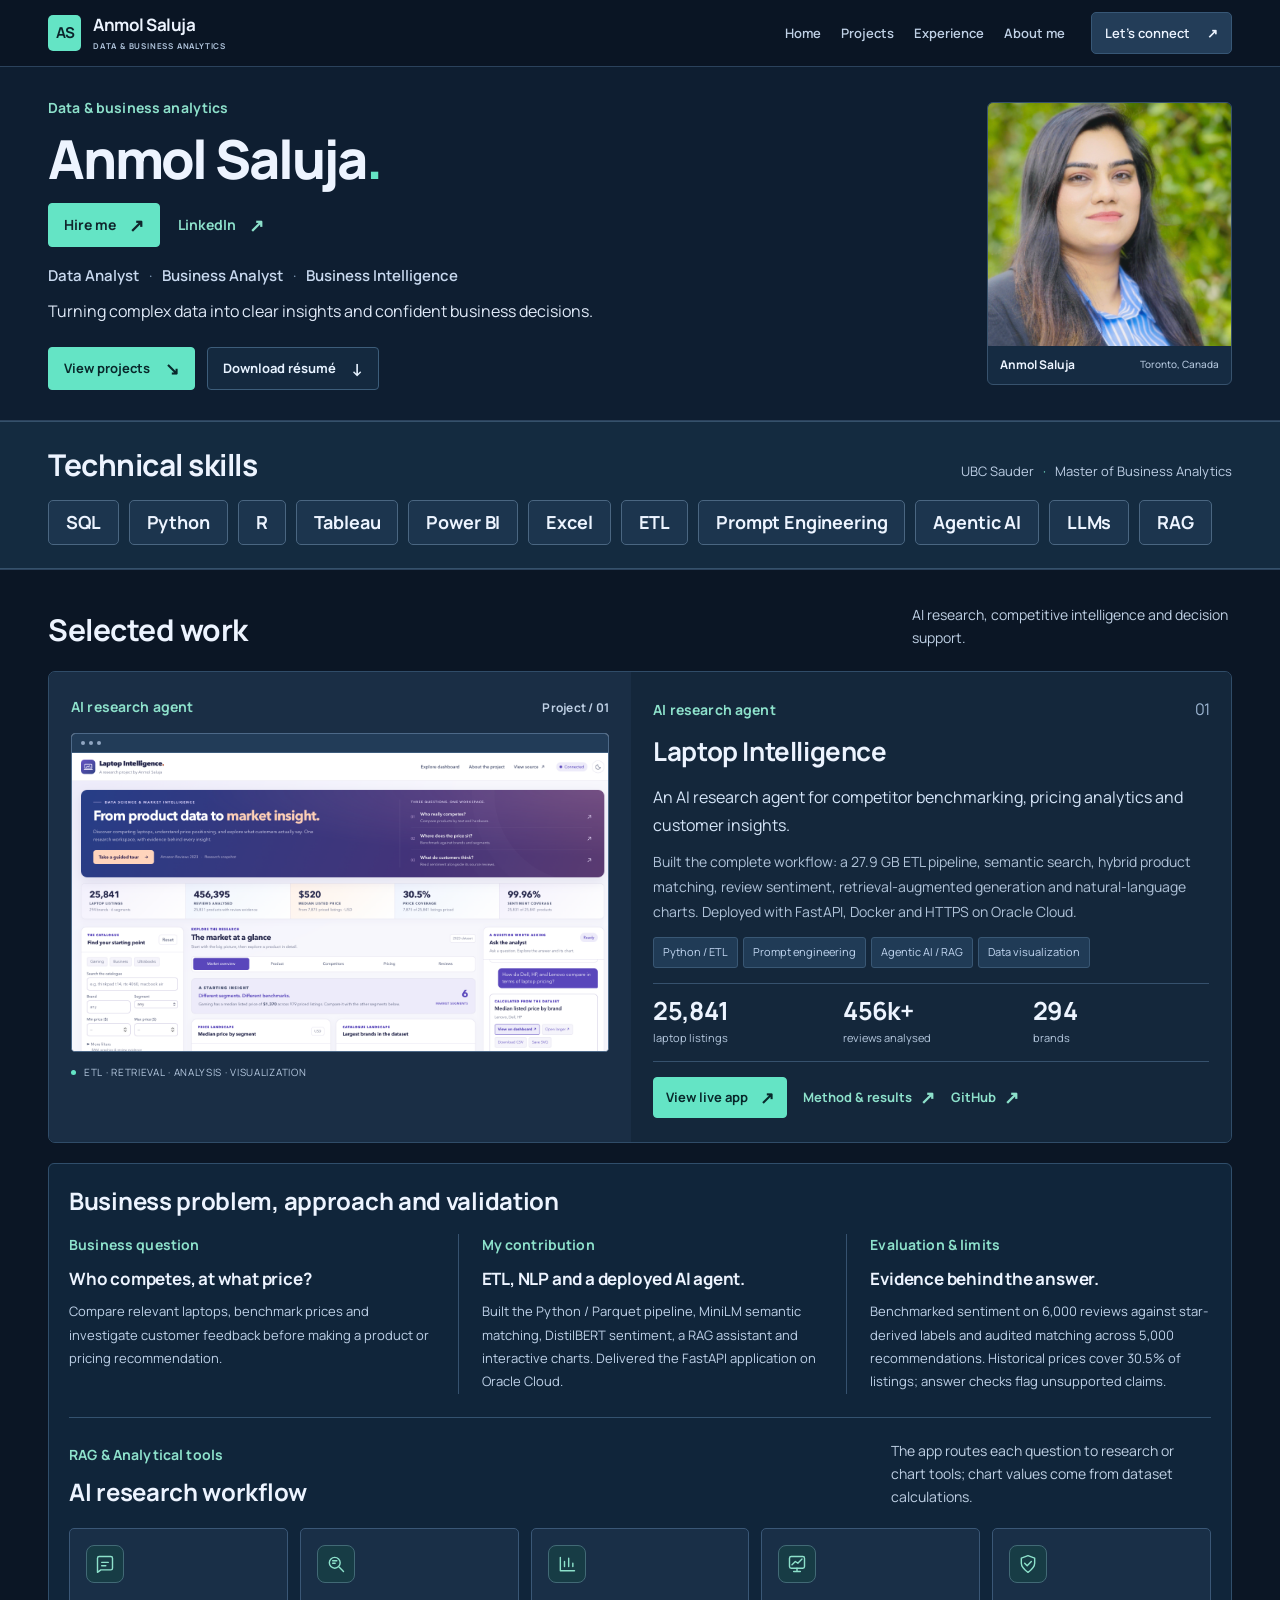
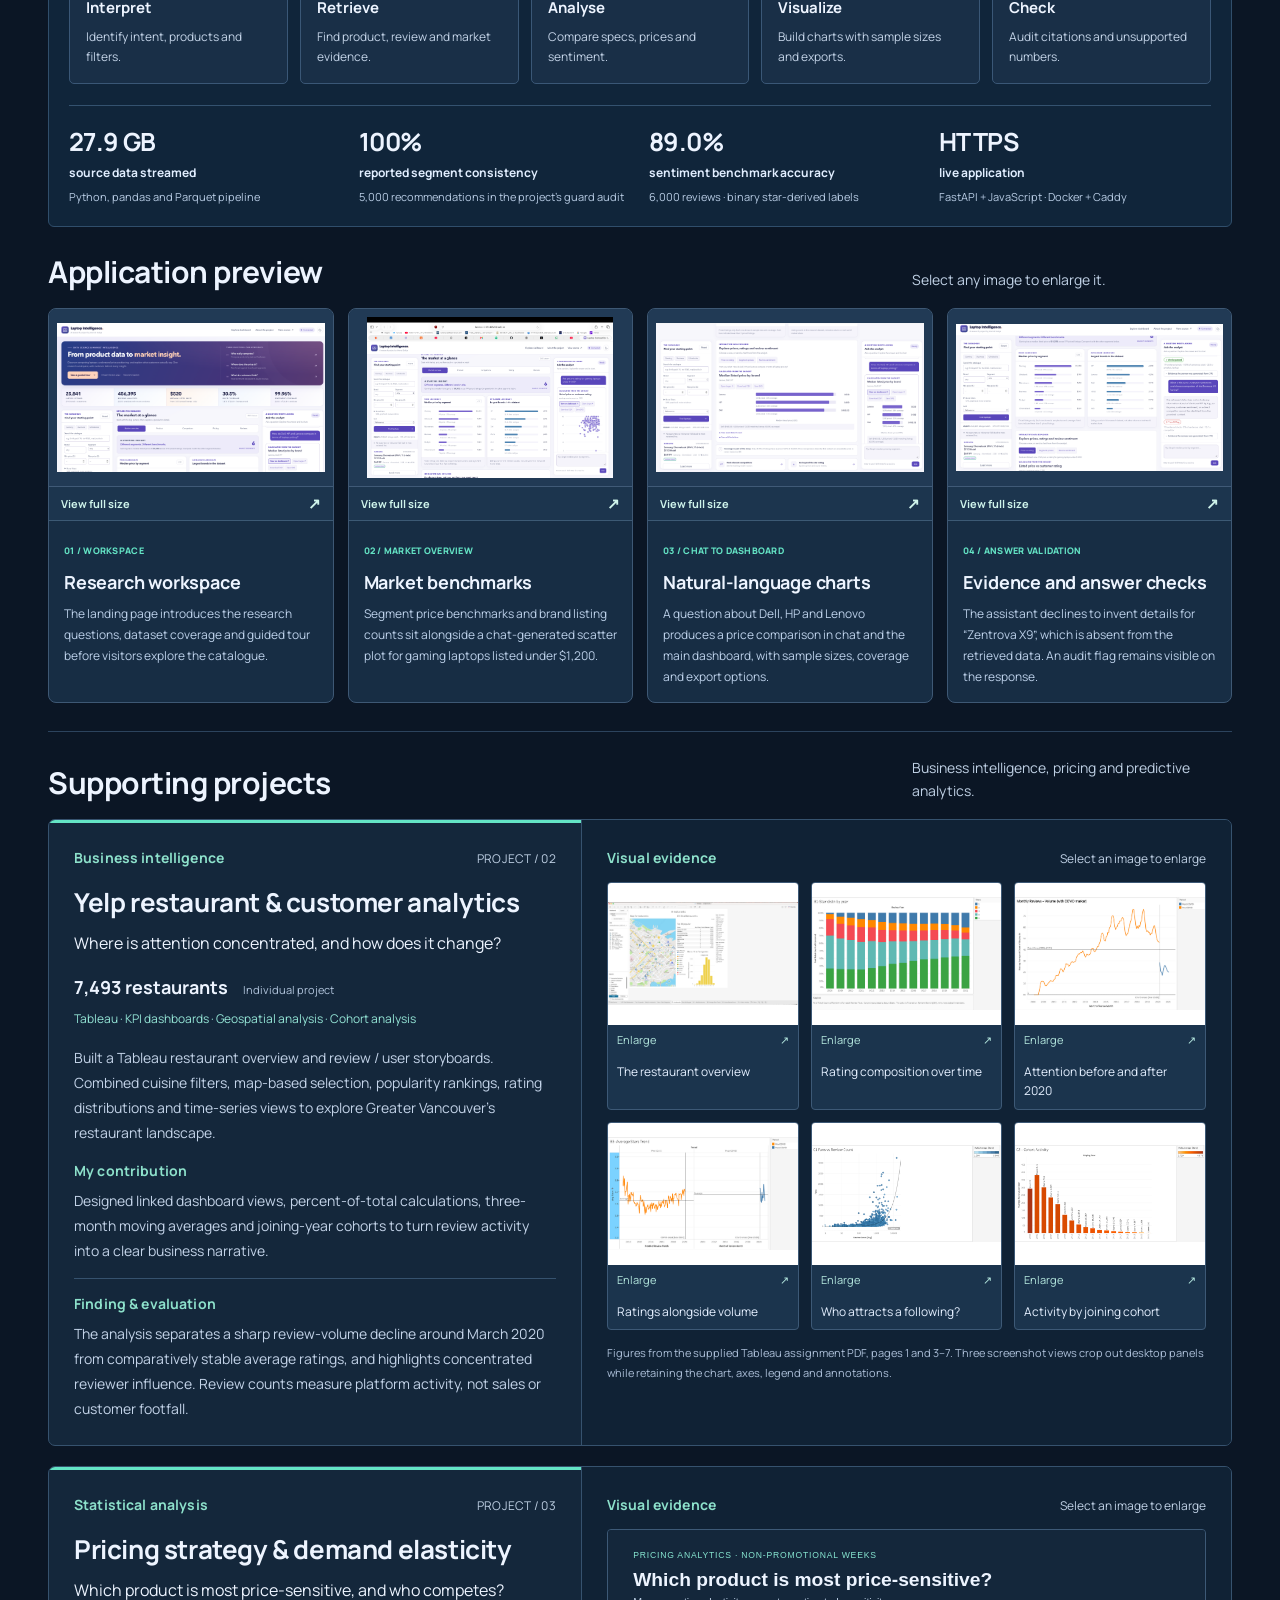
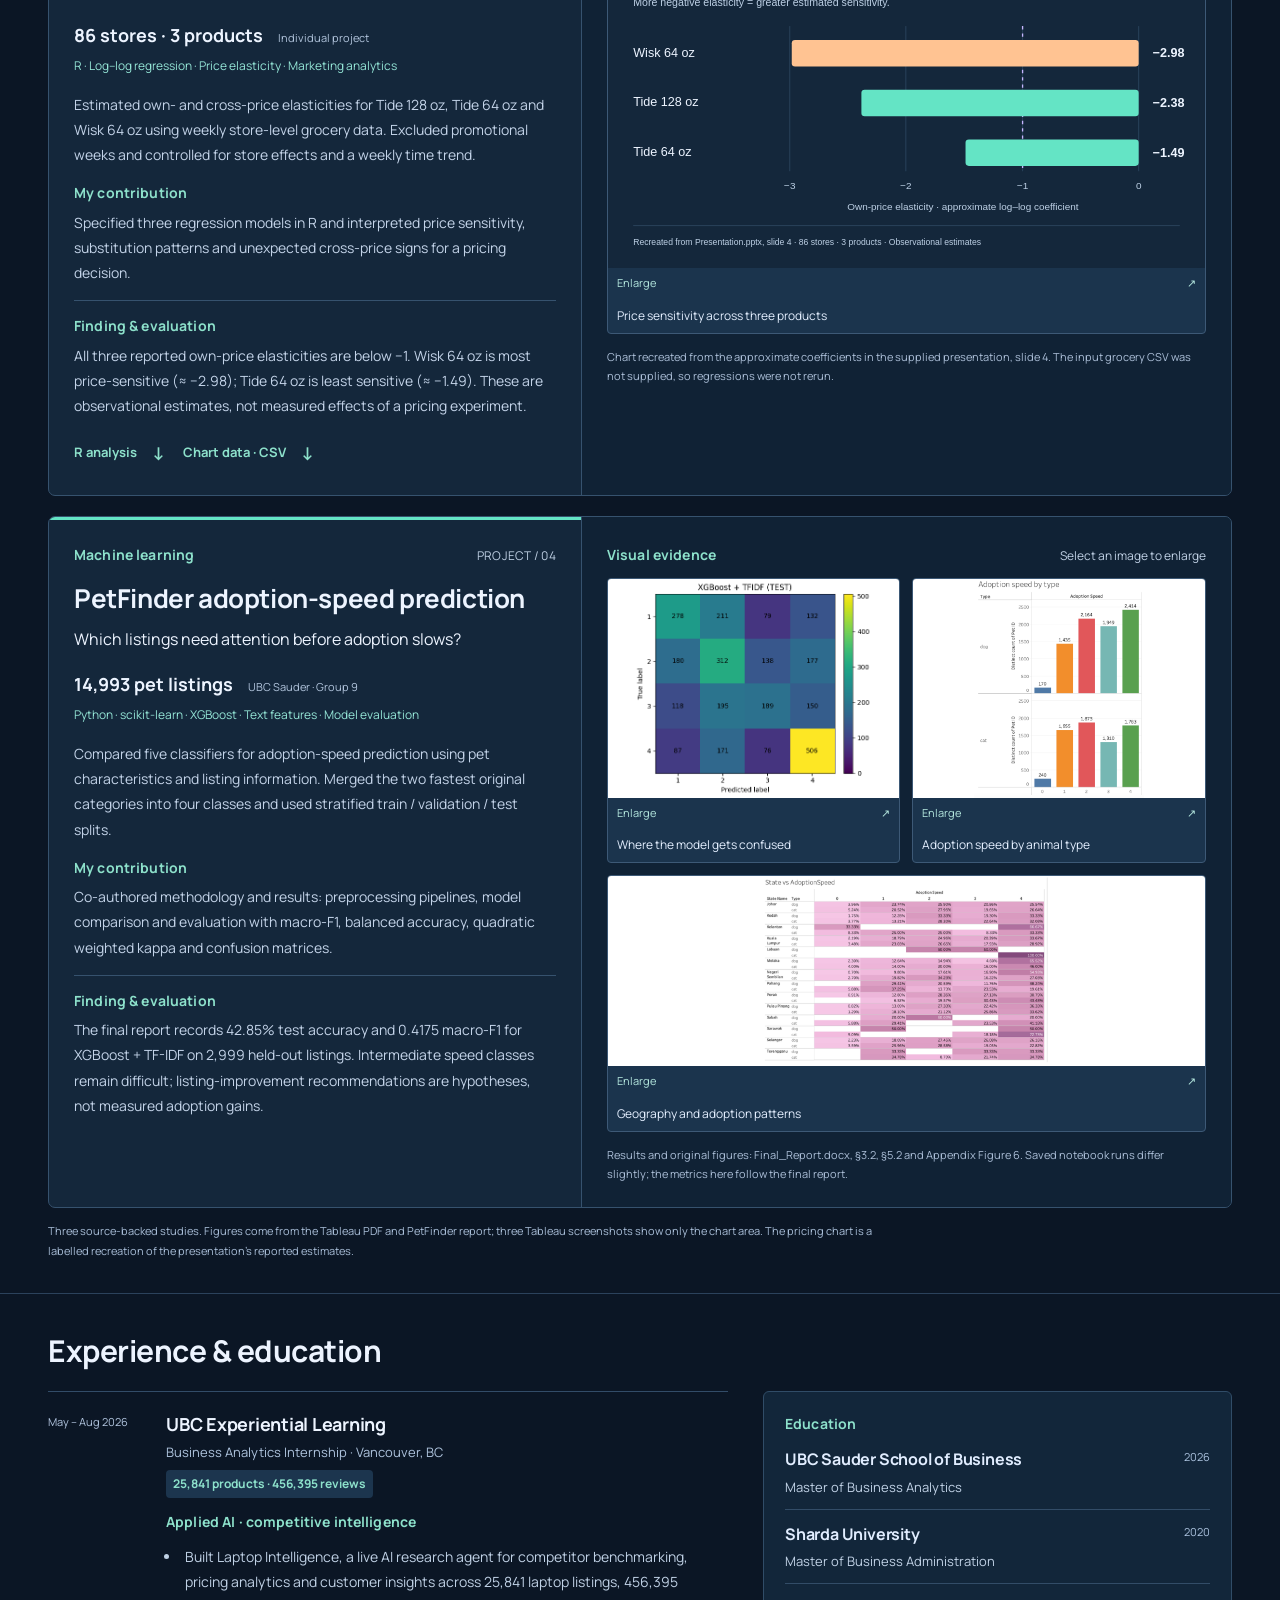
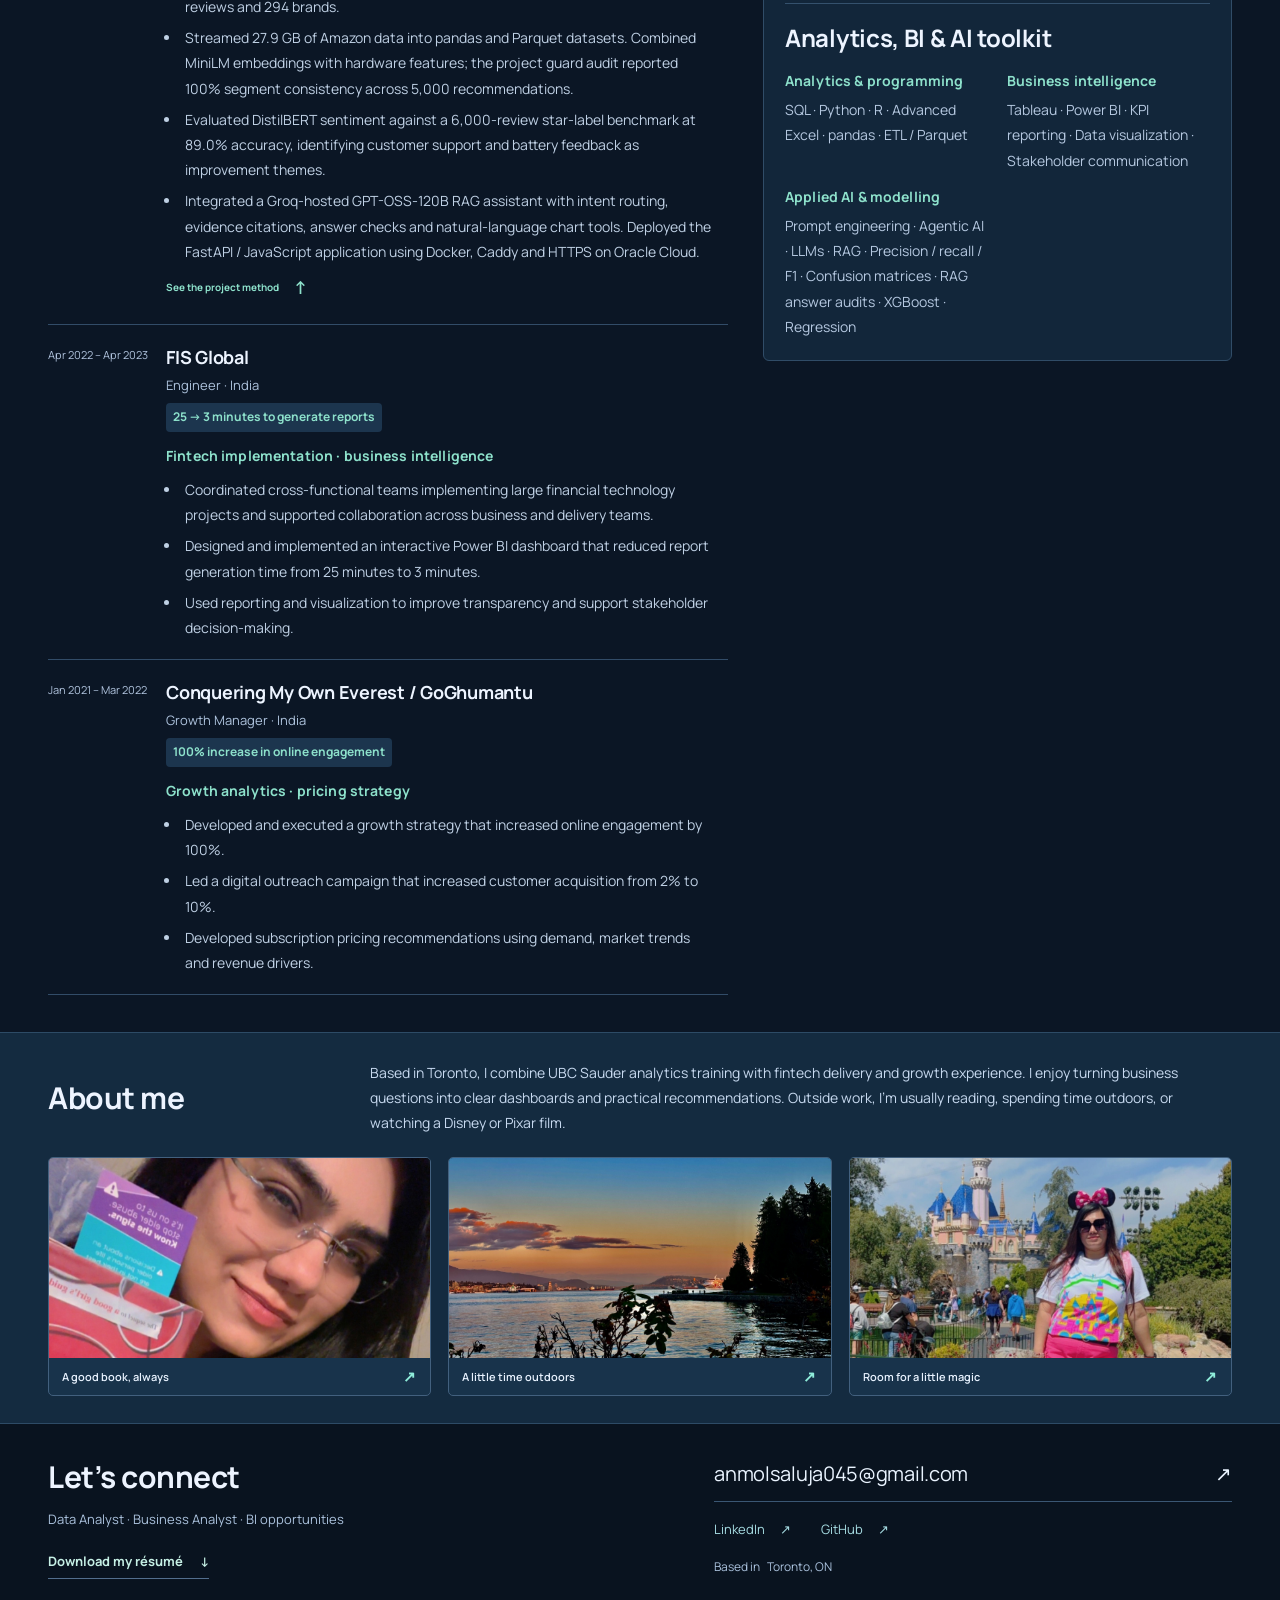
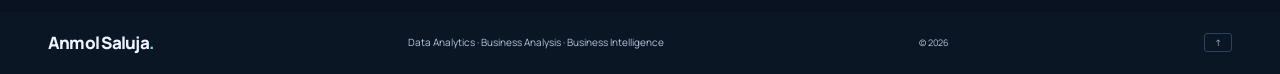
<file: index.html>
<!doctype html>
<html lang="en">
<head>
  <meta charset="utf-8">
  <meta name="viewport" content="width=device-width, initial-scale=1">
  <meta name="description" content="Anmol Saluja — Data Analyst, Business Analyst and BI portfolio. Explore a live laptop AI research agent, Python ETL and RAG, Tableau dashboards, pricing analytics in R and machine learning evaluation.">
  <meta name="theme-color" content="#0b1625">
  <meta property="og:title" content="Anmol Saluja | Data & Business Analytics">
  <meta property="og:description" content="SQL, Python, R, Tableau and Power BI. Explore Anmol Saluja’s data and business analytics work, original visual evidence, and live AI research agent.">
  <meta property="og:type" content="website">
  <meta property="og:url" content="https://anmol1722.github.io/">
  <link rel="canonical" href="https://anmol1722.github.io/">
  <title>Anmol Saluja | Data & Business Analytics</title>
  <link rel="icon" href="assets/favicon.svg" type="image/svg+xml">
  <link rel="stylesheet" href="assets/fonts.css">
  <link rel="stylesheet" href="assets/styles.css">
  <link rel="stylesheet" href="assets/profile.css">
  <link rel="stylesheet" href="assets/gallery.css">
  <link rel="stylesheet" href="assets/professional.css">
  <link rel="stylesheet" href="assets/project-evidence.css">
  <link rel="stylesheet" href="assets/hiring.css">
  <script src="assets/content.js?v=11a4d46e5087" defer></script>
  <script src="assets/main.js" defer></script>
  <script src="assets/gallery.js" defer></script>
</head>
<body data-page="home" data-layout="single-page">
  <a class="skip-link" href="#main">Skip to content</a>
  <header class="site-header"><div class="container nav-wrap">
    <a class="wordmark" href="#home" aria-label="Anmol Saluja, home"><span class="brand-monogram" aria-hidden="true">AS</span><span class="brand-name">Anmol Saluja<small>DATA & BUSINESS ANALYTICS</small></span></a>
    <button class="menu-toggle" aria-controls="site-nav" aria-expanded="false" type="button"><span>Menu</span><svg viewBox="0 0 20 20" width="20" height="20" aria-hidden="true"><path d="M3 6h14M3 14h14"/></svg></button>
    <nav id="site-nav" class="site-nav" aria-label="Main navigation"><a href="#home">Home</a><a href="#selected-work">Projects</a><a href="#experience">Experience</a><a href="#about">About me</a><a class="nav-contact" href="#contact">Let’s connect <span aria-hidden="true">↗</span></a></nav>
  </div></header>
  <main id="main">
    <section class="intro-section" id="home" aria-labelledby="hero-title"><div class="container intro-layout">
      <div class="intro-copy">
        <p class="eyebrow">Data & business analytics</p>
        <h1 id="hero-title">Anmol Saluja<span>.</span></h1>
        <div class="intro-contact" aria-label="Hiring and professional contact"><a class="hire-link" data-contact="email" href="mailto:anmolsaluja045@gmail.com" aria-label="Hire me — email Anmol Saluja">Hire me <span aria-hidden="true">↗</span></a><a class="intro-linkedin" data-contact="linkedin" href="https://www.linkedin.com/in/anmol-saluja">LinkedIn <span aria-hidden="true">↗</span></a></div>
        <p class="intro-roles">Data Analyst <span aria-hidden="true">·</span> Business Analyst <span aria-hidden="true">·</span> Business Intelligence</p>
        <p class="intro-description">Turning complex data into clear insights and confident business decisions.</p>
        <div class="button-row"><a class="button button-dark" href="#selected-work">View projects <span aria-hidden="true">↘</span></a><a class="button button-outline" data-resume-download download>Download résumé <span aria-hidden="true">↓</span></a></div>
      </div>
      <figure class="portrait-card"><a class="portrait-image portrait-open" href="assets/photos/anmol-saluja-portrait.jpg" data-screenshot aria-label="View Anmol’s portrait full size"><img src="assets/photos/anmol-saluja-portrait.jpg" width="1179" height="2082" fetchpriority="high" alt="Anmol Saluja in a navy blazer and blue striped shirt, photographed outdoors"></a><figcaption><span data-screenshot-title>Anmol Saluja</span><span data-screenshot-caption>Toronto, Canada</span></figcaption></figure>
    </div></section>
    <section class="technical-skills" aria-labelledby="technical-skills-title"><div class="container">
      <div class="technical-skills-heading"><h2 id="technical-skills-title">Technical skills</h2><p>UBC Sauder <span aria-hidden="true">·</span> Master of Business Analytics</p></div>
      <ul class="technical-skills-list" aria-label="Analytics and AI technologies"><li>SQL</li><li>Python</li><li>R</li><li>Tableau</li><li>Power BI</li><li>Excel</li><li>ETL</li><li>Prompt Engineering</li><li>Agentic AI</li><li>LLMs</li><li>RAG</li></ul>
    </div></section>
    <section class="work-section" id="selected-work" aria-labelledby="work-title"><div class="container">
      <div class="section-heading"><h2 id="work-title">Selected work</h2><p>AI research, competitive intelligence and decision support.</p></div>
      <div id="projectGrid" class="project-list"></div>
      <noscript><p>Explore the project method, evaluation and screenshots below.</p></noscript>
      <section class="project-method" id="project-method" aria-labelledby="project-method-title">
        <div class="inline-section-heading"><h3 id="project-method-title">Business problem, approach and validation</h3></div>
        <div class="project-method-grid">
          <article><span>Business question</span><h4>Who competes, at what price?</h4><p>Compare relevant laptops, benchmark prices and investigate customer feedback before making a product or pricing recommendation.</p></article>
          <article><span>My contribution</span><h4>ETL, NLP and a deployed AI agent.</h4><p>Built the Python / Parquet pipeline, MiniLM semantic matching, DistilBERT sentiment, a RAG assistant and interactive charts. Delivered the FastAPI application on Oracle Cloud.</p></article>
          <article><span>Evaluation & limits</span><h4>Evidence behind the answer.</h4><p>Benchmarked sentiment on 6,000 reviews against star-derived labels and audited matching across 5,000 recommendations. Historical prices cover 30.5% of listings; answer checks flag unsupported claims.</p></article>
        </div>
        <div class="agent-workflow" aria-labelledby="agent-workflow-title">
          <div class="agent-workflow-heading"><div><span class="eyebrow">RAG & Analytical tools</span><h3 id="agent-workflow-title">AI research workflow</h3></div><p>The app routes each question to research or chart tools; chart values come from dataset calculations.</p></div>
          <ol class="agent-steps">
            <li><svg class="agent-step-icon" viewBox="0 0 24 24" aria-hidden="true" focusable="false"><path d="M8 10h8M8 14h5M7 19l-4 3V5a2 2 0 0 1 2-2h14a2 2 0 0 1 2 2v12a2 2 0 0 1-2 2Z"/></svg><strong>Interpret</strong><span>Identify intent, products and filters.</span></li>
            <li><svg class="agent-step-icon" viewBox="0 0 24 24" aria-hidden="true" focusable="false"><circle cx="10.5" cy="10.5" r="6.5"/><path d="m16 16 5 5M8 8h5M8 11h3"/></svg><strong>Retrieve</strong><span>Find product, review and market evidence.</span></li>
            <li><svg class="agent-step-icon" viewBox="0 0 24 24" aria-hidden="true" focusable="false"><path d="M4 4v16h17M9 15V9M14 15V5M19 15v-4"/></svg><strong>Analyse</strong><span>Compare specs, prices and sentiment.</span></li>
            <li><svg class="agent-step-icon" viewBox="0 0 24 24" aria-hidden="true" focusable="false"><rect x="3" y="3" width="18" height="14" rx="2"/><path d="m6 13 4-4 3 2 5-5M8 21h8M12 17v4"/></svg><strong>Visualize</strong><span>Build charts with sample sizes and exports.</span></li>
            <li><svg class="agent-step-icon" viewBox="0 0 24 24" aria-hidden="true" focusable="false"><path d="m12 2 8 3v6c0 5-8 11-8 11S4 16 4 11V5Z"/><path d="m8 11 3 3 5-5"/></svg><strong>Check</strong><span>Audit citations and unsupported numbers.</span></li>
          </ol>
        </div>
        <div id="projectAchievements" class="flagship-results" aria-label="Laptop project evaluation and delivery"></div>
      </section>
      <section class="project-gallery-inline" id="screenshots" aria-labelledby="screenshots-heading">
        <div class="inline-section-heading"><h3 id="screenshots-heading">Application preview</h3><span class="inline-gallery-hint">Select any image to enlarge it.</span></div>
        <div class="homepage-screenshots">
          <figure class="screenshot-card">
            <a class="screenshot-open" href="assets/screenshots/application-landing.png" data-screenshot aria-labelledby="screenshot-landing-title screenshot-landing-action">
              <div class="screenshot-image"><img src="assets/screenshots/application-landing.png" width="2912" height="1620" loading="lazy" decoding="async" alt="Laptop Intelligence landing page with a guided tour, dataset metrics, catalogue filters and an AI analyst panel"></div>
              <span class="screenshot-action" id="screenshot-landing-action">View full size <span aria-hidden="true">↗</span></span>
            </a>
            <figcaption><span class="screenshot-label">01 / WORKSPACE</span><h3 id="screenshot-landing-title">Research workspace</h3><p data-screenshot-caption>The landing page introduces the research questions, dataset coverage and guided tour before visitors explore the catalogue.</p></figcaption>
          </figure>
          <figure class="screenshot-card">
            <a class="screenshot-open" href="assets/screenshots/market-overview-scatter.png" data-screenshot aria-labelledby="screenshot-overview-title screenshot-overview-action">
              <div class="screenshot-image"><img src="assets/screenshots/market-overview-scatter.png" width="2940" height="1912" loading="lazy" decoding="async" alt="Market overview showing median prices by laptop segment, brand listing counts and a price versus rating scatter plot in the analyst chat"></div>
              <span class="screenshot-action" id="screenshot-overview-action">View full size <span aria-hidden="true">↗</span></span>
            </a>
            <figcaption><span class="screenshot-label">02 / MARKET OVERVIEW</span><h3 id="screenshot-overview-title">Market benchmarks</h3><p data-screenshot-caption>Segment price benchmarks and brand listing counts sit alongside a chat-generated scatter plot for gaming laptops listed under $1,200.</p></figcaption>
          </figure>
          <figure class="screenshot-card">
            <a class="screenshot-open" href="assets/screenshots/brand-price-comparison.png" data-screenshot aria-labelledby="screenshot-comparison-title screenshot-comparison-action">
              <div class="screenshot-image"><img src="assets/screenshots/brand-price-comparison.png" width="2912" height="1626" loading="lazy" decoding="async" alt="The same Dell, HP and Lenovo median listed price chart displayed in both the dashboard and analyst chat, with sample sizes and price coverage"></div>
              <span class="screenshot-action" id="screenshot-comparison-action">View full size <span aria-hidden="true">↗</span></span>
            </a>
            <figcaption><span class="screenshot-label">03 / CHAT TO DASHBOARD</span><h3 id="screenshot-comparison-title">Natural-language charts</h3><p data-screenshot-caption>A question about Dell, HP and Lenovo produces a price comparison in chat and the main dashboard, with sample sizes, coverage and export options.</p></figcaption>
          </figure>
          <figure class="screenshot-card">
            <a class="screenshot-open" href="assets/screenshots/assistant-refusal-audit.png" data-screenshot aria-labelledby="screenshot-audit-title screenshot-audit-action">
              <div class="screenshot-image"><img src="assets/screenshots/assistant-refusal-audit.png" width="2912" height="1596" loading="lazy" decoding="async" alt="The AI analyst declines to identify the fictitious Zentrova X9 laptop because it is absent from the retrieved data; the response shows one audit flag"></div>
              <span class="screenshot-action" id="screenshot-audit-action">View full size <span aria-hidden="true">↗</span></span>
            </a>
            <figcaption><span class="screenshot-label">04 / ANSWER VALIDATION</span><h3 id="screenshot-audit-title">Evidence and answer checks</h3><p data-screenshot-caption>The assistant declines to invent details for “Zentrova X9”, which is absent from the retrieved data. An audit flag remains visible on the response.</p></figcaption>
          </figure>
        </div>
      </section>
      <section class="resume-projects curated-projects" aria-labelledby="supporting-projects-title"><div class="resume-projects-heading"><h3 id="supporting-projects-title">Supporting projects</h3><p>Business intelligence, pricing and predictive analytics.</p></div><div id="additionalProjects" class="additional-project-grid"></div><p class="resume-project-source">Three source-backed studies. Figures come from the Tableau PDF and PetFinder report; three Tableau screenshots show only the chart area. The pricing chart is a labelled recreation of the presentation’s reported estimates.</p></section>
    </div></section>
    <section class="section container experience-section" id="experience" aria-labelledby="experience-title">
      <div class="section-heading"><h2 id="experience-title">Experience & education</h2></div>
      <div class="career-layout"><div id="careerTimeline" class="career-timeline"></div><aside class="education-panel"><p class="eyebrow">Education</p><div id="educationList"></div><div class="hiring-toolkit"><h3>Analytics, BI & AI toolkit</h3><div id="skillGroups" class="capability-list"></div></div></aside></div>
    </section>
    <section class="about-section" id="about" aria-labelledby="about-title"><div class="container compact-about"><h2 id="about-title">About me</h2><p data-profile="aboutShort"></p></div><div class="container homepage-personal-photos" id="personalGallery" aria-label="A few personal photos"></div></section>
    <section class="contact-section" id="contact" aria-labelledby="contact-title"><div class="container contact-layout"><div><h2 id="contact-title">Let’s connect</h2><p>Data Analyst · Business Analyst · BI opportunities</p><a class="contact-resume" data-resume-download download>Download my résumé <span aria-hidden="true">↓</span></a></div><div class="contact-links"><a data-contact="email" class="contact-email"><span data-profile="email">anmolsaluja045@gmail.com</span><span aria-hidden="true">↗</span></a><div><a data-contact="linkedin">LinkedIn <span aria-hidden="true">↗</span></a><a data-contact="github">GitHub <span aria-hidden="true">↗</span></a></div><p>Based in <span data-profile="location">Toronto, ON</span></p></div></div></section>
  </main>
  <footer class="site-footer container"><a class="wordmark" href="#home">Anmol Saluja<span>.</span></a><p>Data Analytics · Business Analysis · Business Intelligence</p><span>© <span data-year>2026</span></span><a href="#main" aria-label="Back to top">↑</a></footer>
  <dialog class="screenshot-viewer" id="screenshot-viewer" aria-labelledby="screenshot-viewer-title" aria-describedby="screenshot-viewer-caption">
    <div class="screenshot-viewer-header"><div><span class="screenshot-viewer-kicker">PORTFOLIO IMAGES</span><h2 id="screenshot-viewer-title"></h2></div><button class="screenshot-viewer-close" type="button" data-gallery-close autofocus>Close <span aria-hidden="true">×</span></button></div>
    <div class="screenshot-viewer-image"><img id="screenshot-viewer-image" alt=""></div>
    <div class="screenshot-viewer-footer"><p id="screenshot-viewer-caption"></p><div class="screenshot-viewer-controls"><div class="screenshot-viewer-pagination"><button type="button" data-gallery-prev aria-label="Previous screenshot">←</button><span id="screenshot-viewer-count" role="status" aria-live="polite" aria-atomic="true"></span><button type="button" data-gallery-next aria-label="Next screenshot">→</button></div><a id="screenshot-viewer-original" download>Download image <span aria-hidden="true">↗</span></a></div></div>
  </dialog>
</body>
</html>
</file>
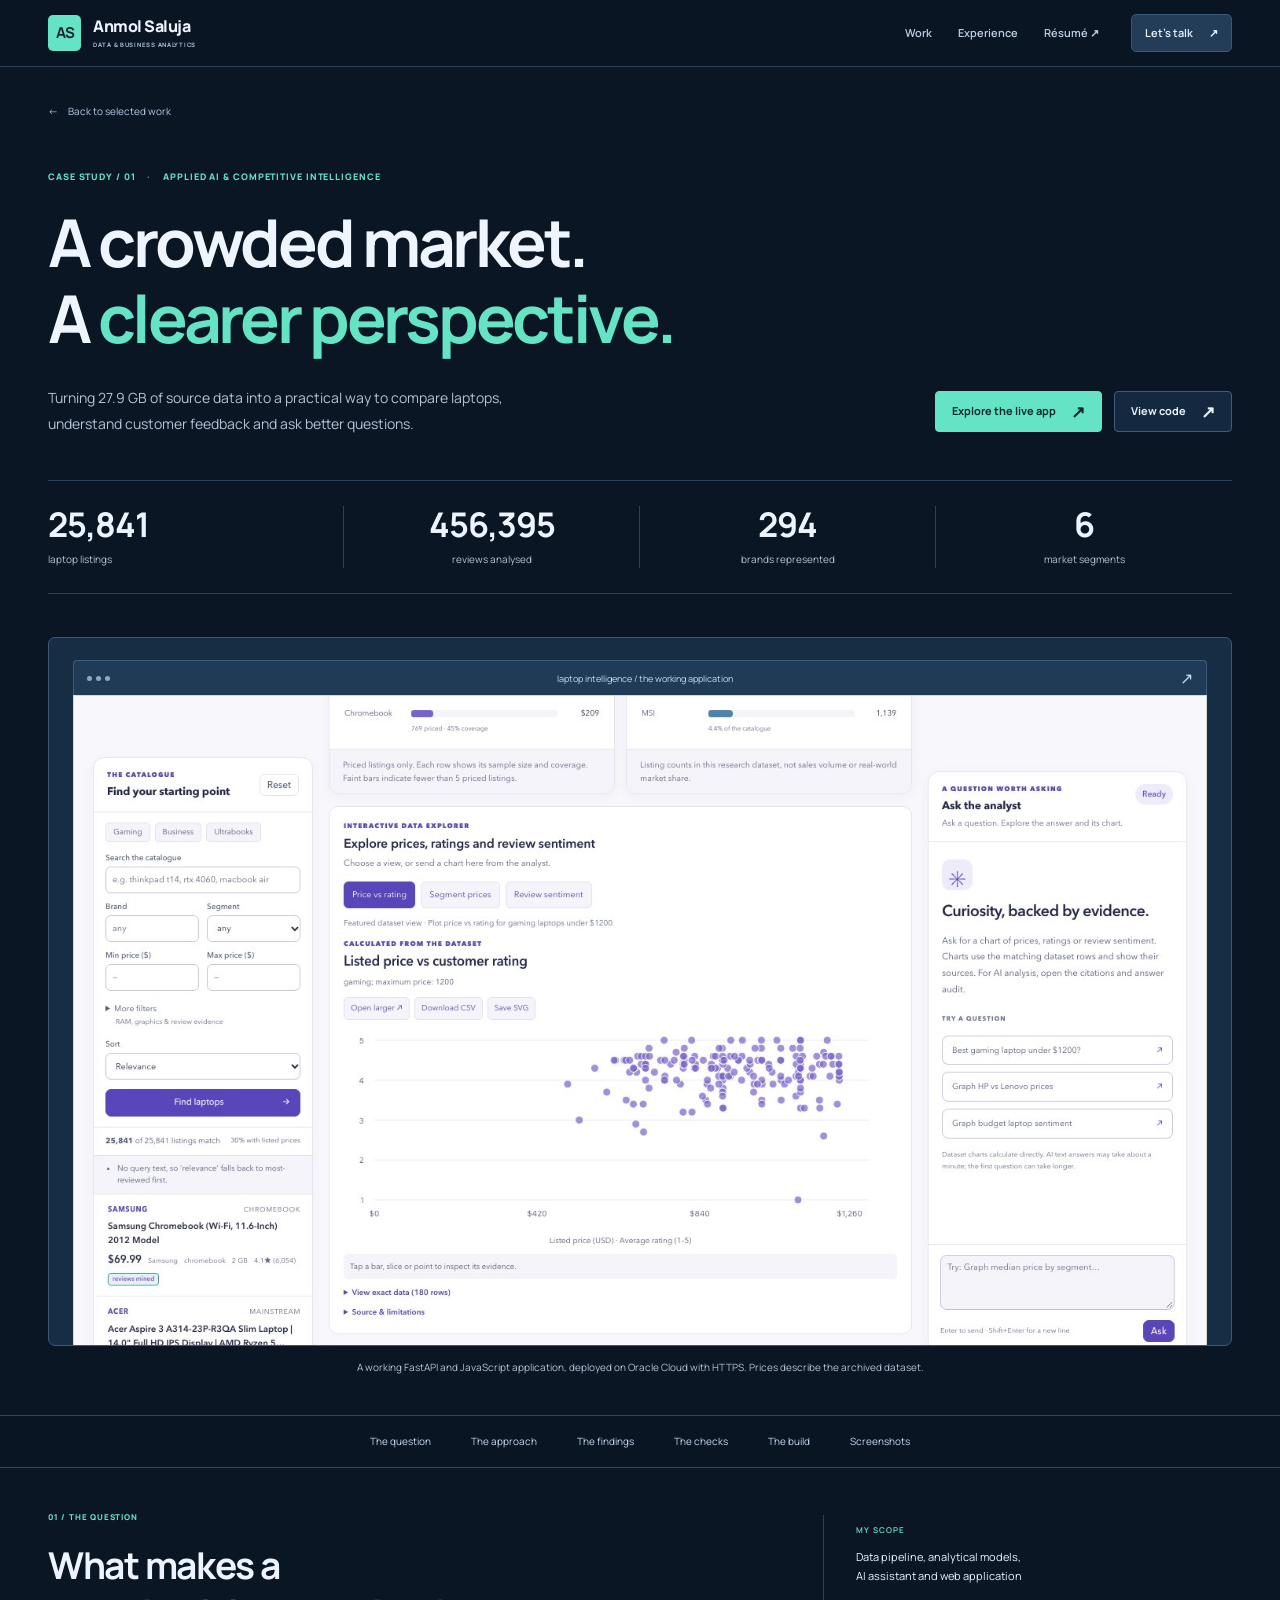
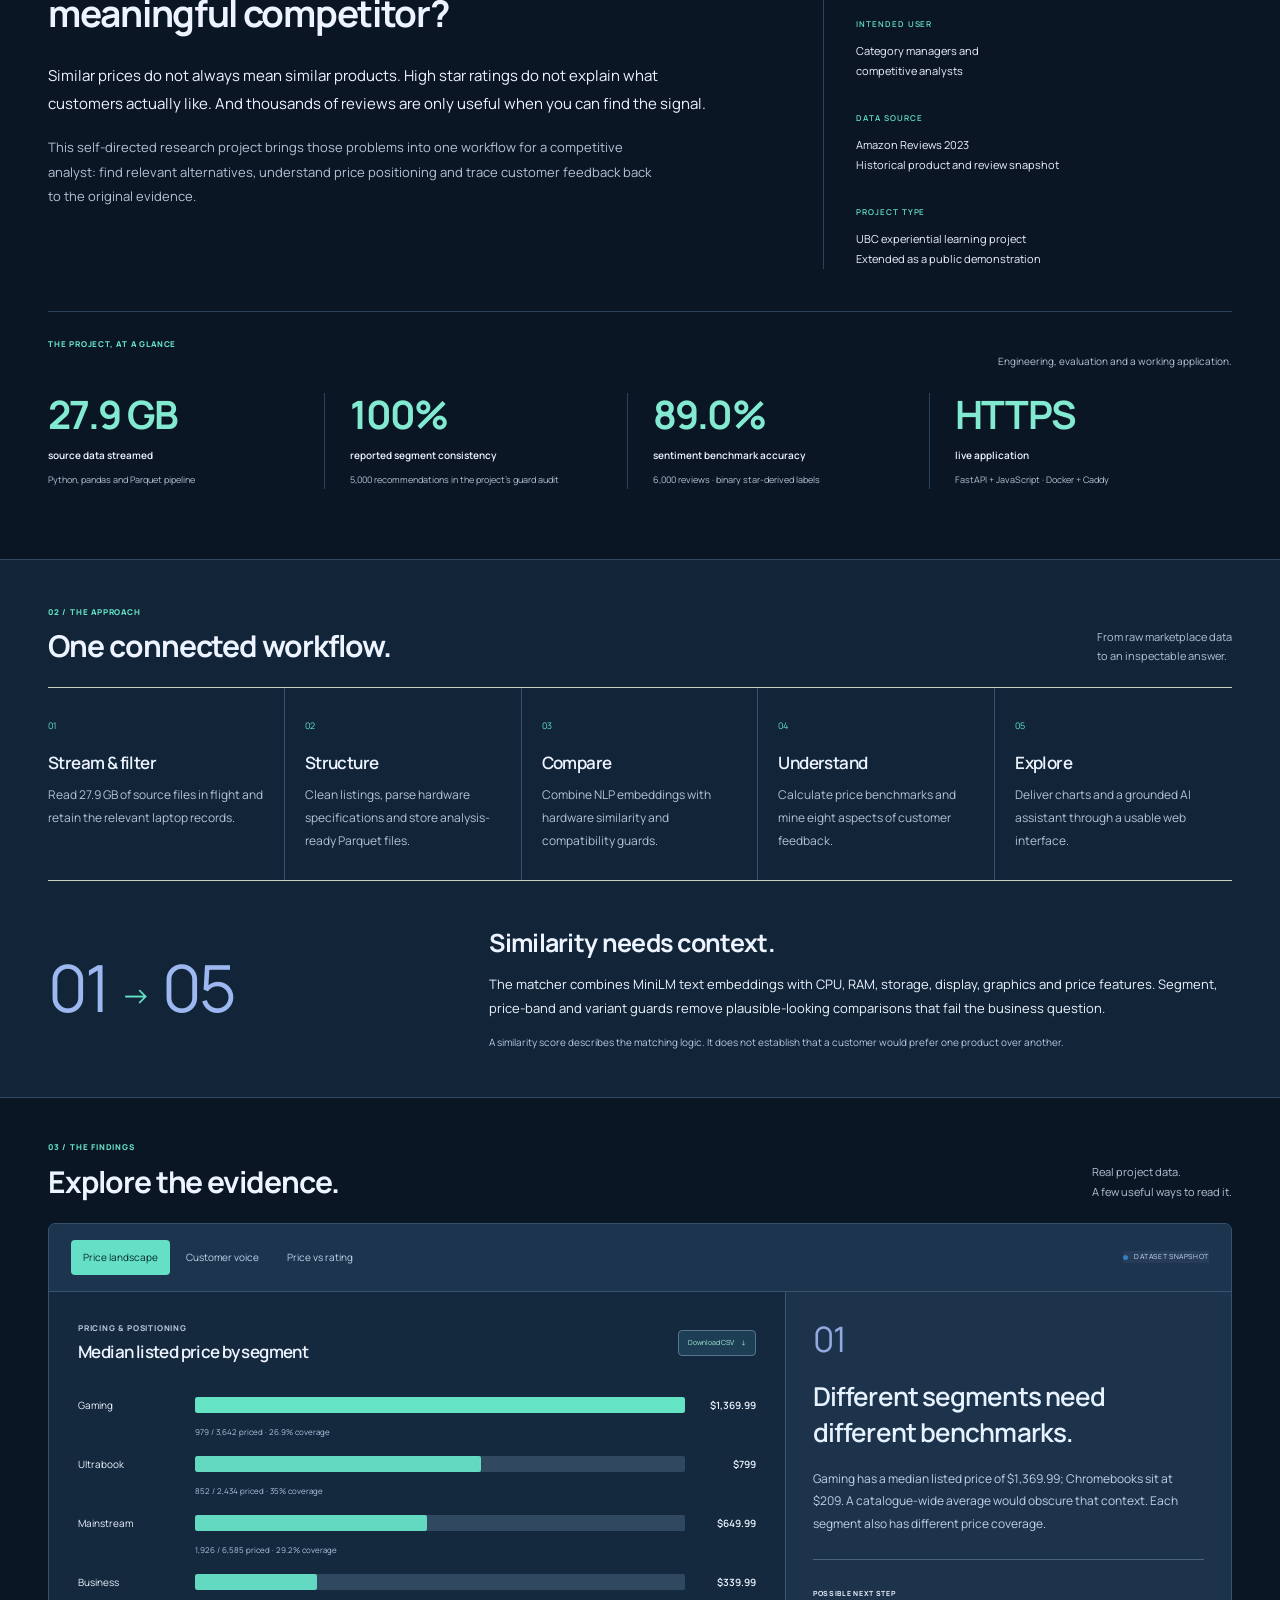
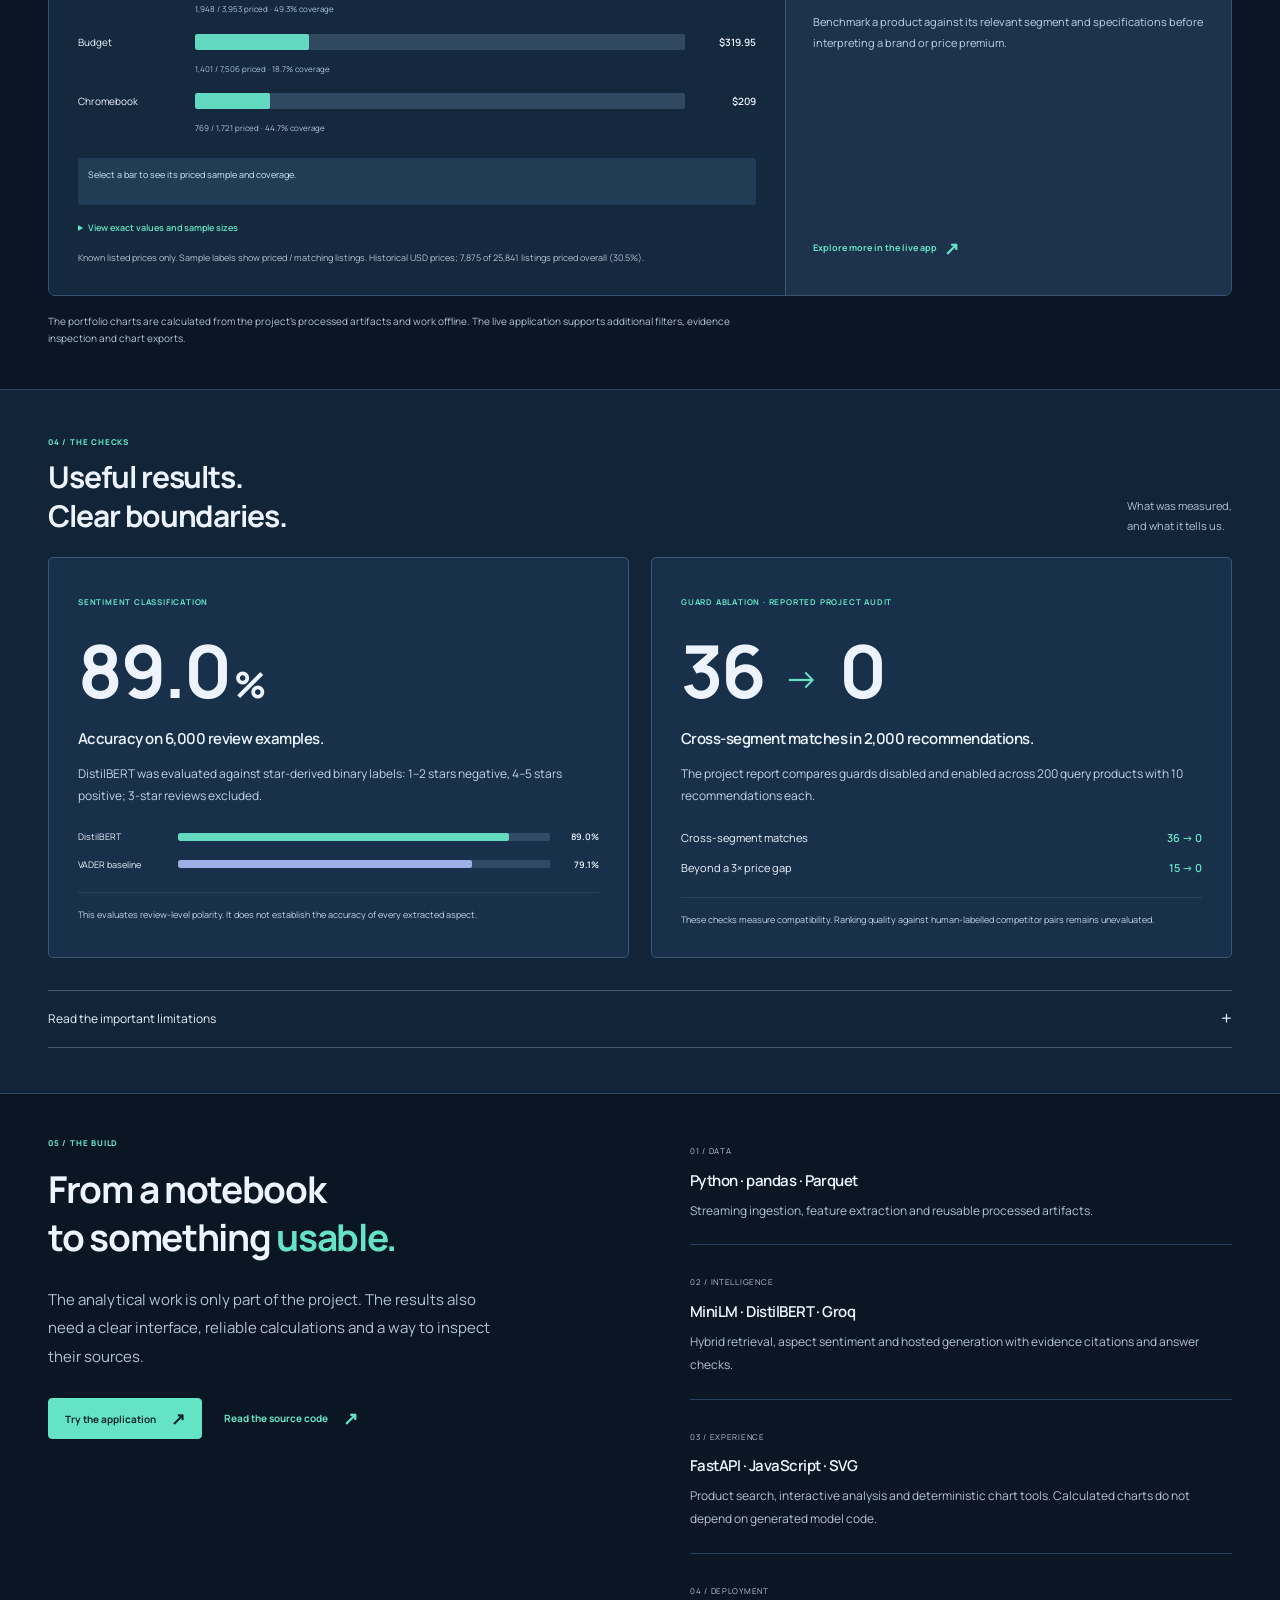
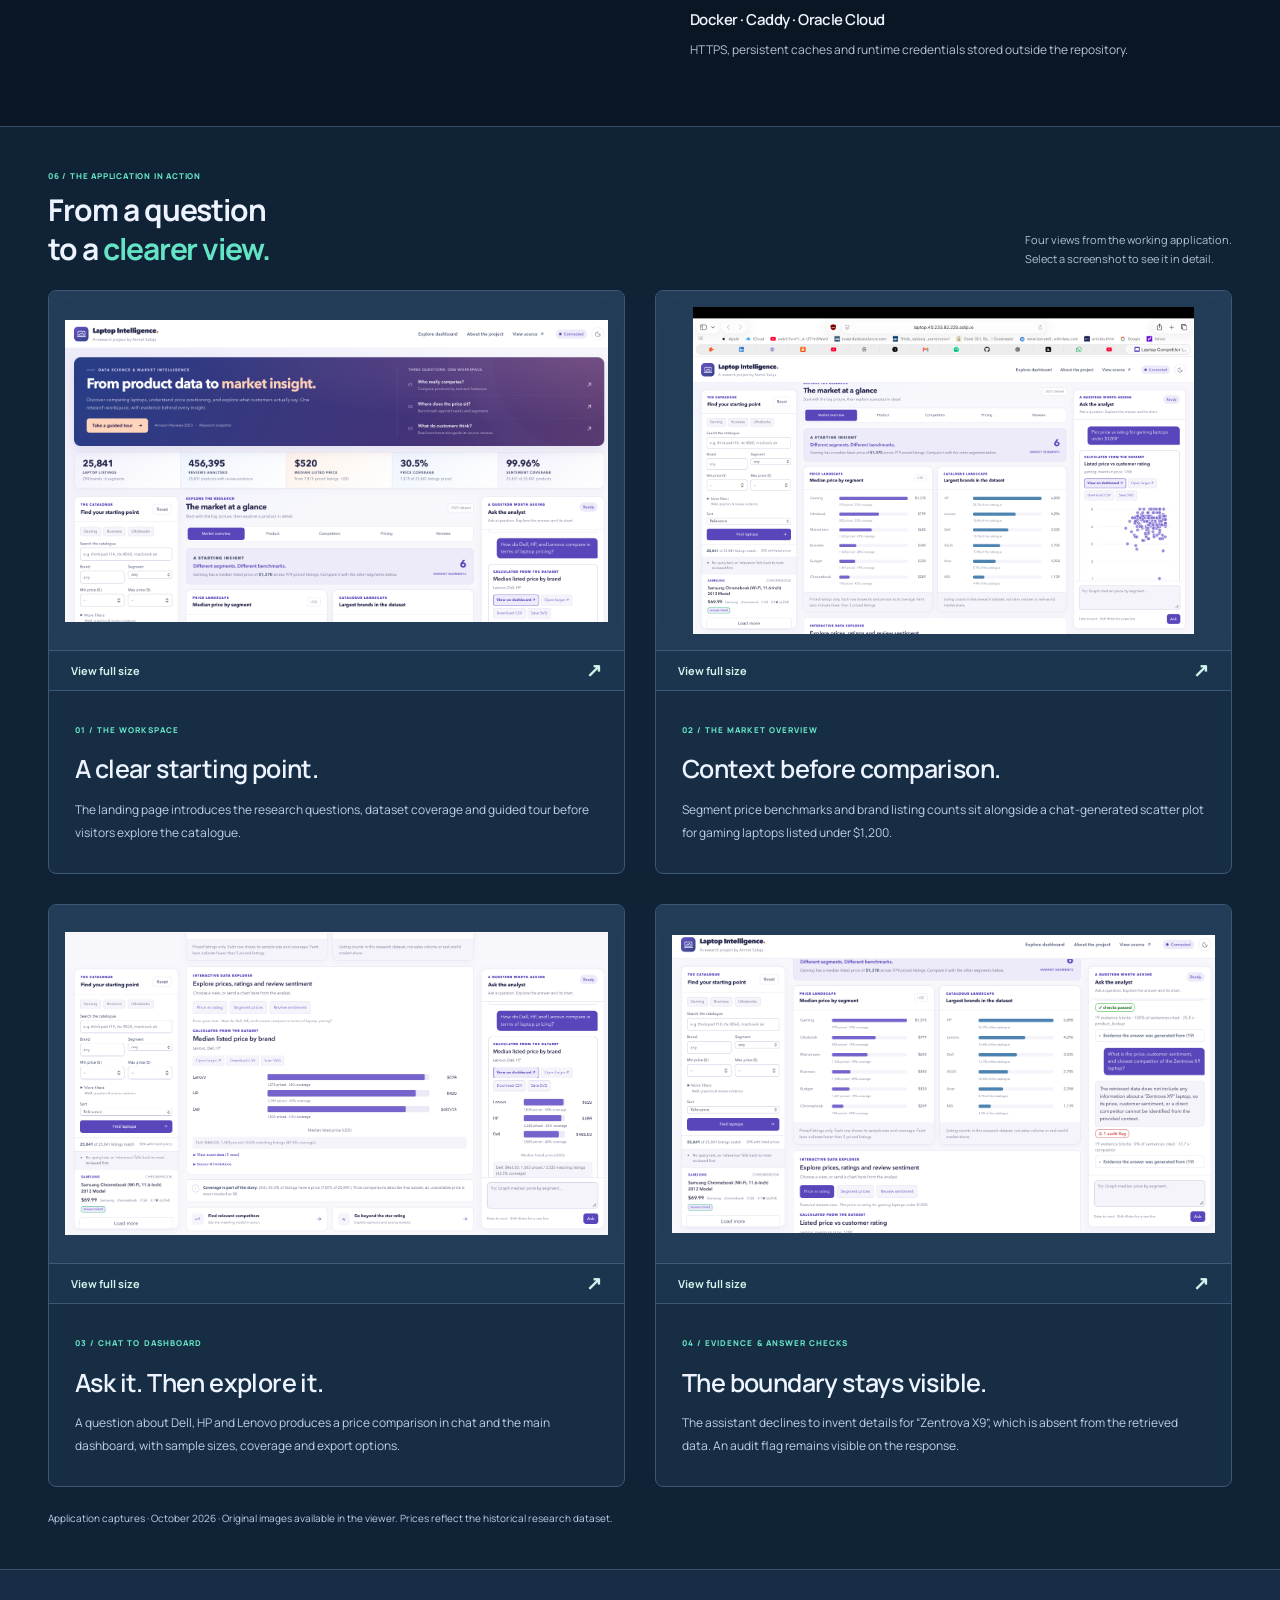
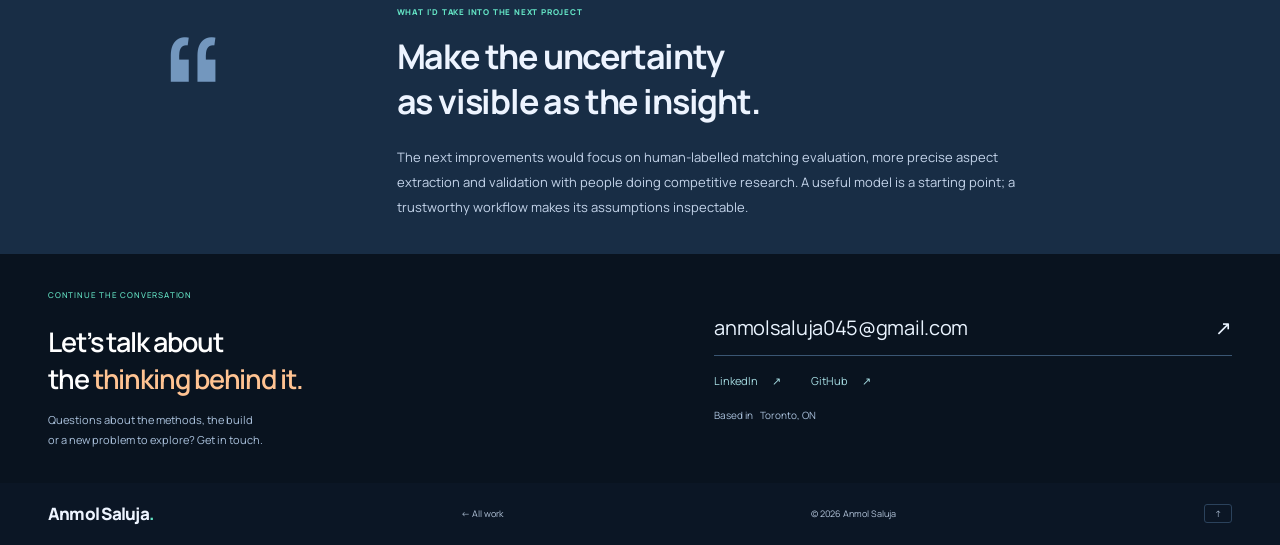
<file: laptop-intelligence.html>
<!doctype html>
<html lang="en">
<head>
  <meta charset="utf-8"><meta name="viewport" content="width=device-width, initial-scale=1">
  <meta name="description" content="Laptop Intelligence: Anmol Saluja's case study in data engineering, hybrid competitor matching, sentiment analysis and a grounded AI assistant.">
  <meta name="theme-color" content="#0b1625"><meta property="og:title" content="Laptop Intelligence — Anmol Saluja"><meta property="og:description" content="From 27.9 GB of source data to a live competitive intelligence application.">
  <title>Laptop Intelligence — Anmol Saluja</title><link rel="icon" href="assets/favicon.svg" type="image/svg+xml"><link rel="stylesheet" href="assets/fonts.css"><link rel="stylesheet" href="assets/styles.css"><link rel="stylesheet" href="assets/profile.css">
  <link rel="stylesheet" href="assets/gallery.css">
  <link rel="stylesheet" href="assets/professional.css">
  <script src="assets/content.js?v=11a4d46e5087" defer></script><script src="assets/project-data.js" defer></script><script src="assets/main.js" defer></script><script src="assets/gallery.js" defer></script>
</head>
<body data-page="case-study">
  <a class="skip-link" href="#main">Skip to content</a><header class="site-header"><div class="container nav-wrap"><a class="wordmark" href="index.html" aria-label="Anmol Saluja, home"><span class="brand-monogram" aria-hidden="true">AS</span><span class="brand-name">Anmol Saluja<small>DATA & BUSINESS ANALYTICS</small></span></a><button class="menu-toggle" aria-controls="site-nav" aria-expanded="false" type="button"><span>Menu</span><svg viewBox="0 0 20 20" width="20" height="20" aria-hidden="true"><path d="M3 6h14M3 14h14"/></svg></button><nav id="site-nav" class="site-nav" aria-label="Main navigation"><a href="index.html#selected-work">Work</a><a href="index.html#experience">Experience</a><a href="resume.html">Résumé <span aria-hidden="true">↗</span></a><a class="nav-contact" href="#contact">Let’s talk <span aria-hidden="true">↗</span></a></nav></div></header>
  <main id="main">
    <section class="container case-hero"><a class="back-link" href="index.html#selected-work"><span aria-hidden="true">←</span> Back to selected work</a><p class="eyebrow">CASE STUDY / 01 <span class="eyebrow-divider">·</span> APPLIED AI & COMPETITIVE INTELLIGENCE</p><h1>A crowded market.<br>A <em>clearer perspective.</em></h1><div class="case-hero-bottom"><p>Turning 27.9 GB of source data into a practical way to compare laptops, understand customer feedback and ask better questions.</p><div class="button-row"><a class="button button-dark" data-project-link="live" target="_blank" rel="noopener noreferrer">Explore the live app <span aria-hidden="true">↗</span></a><a class="button button-outline" data-project-link="source" target="_blank" rel="noopener noreferrer">View code <span aria-hidden="true">↗</span></a></div></div><div class="case-metrics"><div><strong>25,841</strong><span>laptop listings</span></div><div><strong>456,395</strong><span>reviews analysed</span></div><div><strong>294</strong><span>brands represented</span></div><div><strong>6</strong><span>market segments</span></div></div></section>
    <figure class="container case-screenshot"><div class="browser-frame"><div class="browser-top"><span class="browser-dots" aria-hidden="true"><i></i><i></i><i></i></span><span>laptop intelligence / the working application</span><a data-project-link="live" target="_blank" rel="noopener noreferrer" aria-label="Open the live Laptop Intelligence application">↗</a></div><img src="assets/dashboard.jpg" width="1440" height="1000" alt="The deployed Laptop Intelligence dashboard displaying its interactive price versus rating chart"></div><figcaption>A working FastAPI and JavaScript application, deployed on Oracle Cloud with HTTPS. Prices describe the archived dataset.</figcaption></figure>
    <nav class="case-nav" aria-label="Case study sections"><div class="container"><a href="#problem">The question</a><a href="#method">The approach</a><a href="#findings">The findings</a><a href="#validation">The checks</a><a href="#delivery">The build</a><a href="#screenshots">Screenshots</a></div></nav>
    <section class="section container case-intro" id="problem"><div><p class="eyebrow">01 / THE QUESTION</p><h2>What makes a<br>meaningful competitor?</h2><p class="large-copy">Similar prices do not always mean similar products. High star ratings do not explain what customers actually like. And thousands of reviews are only useful when you can find the signal.</p><p>This self-directed research project brings those problems into one workflow for a competitive analyst: find relevant alternatives, understand price positioning and trace customer feedback back to the original evidence.</p></div><aside class="project-facts"><div><span>MY SCOPE</span><p>Data pipeline, analytical models,<br>AI assistant and web application</p></div><div><span>INTENDED USER</span><p>Category managers and<br>competitive analysts</p></div><div><span>DATA SOURCE</span><p>Amazon Reviews 2023<br>Historical product and review snapshot</p></div><div><span>PROJECT TYPE</span><p>UBC experiential learning project<br>Extended as a public demonstration</p></div></aside></section>
    <section class="container achievement-section" aria-label="Project achievements"><div class="achievement-heading"><p class="eyebrow">THE PROJECT, AT A GLANCE</p><p>Engineering, evaluation and a working application.</p></div><div class="project-achievements" id="projectAchievements"></div></section>
    <section class="method-section" id="method"><div class="container"><div class="section-heading"><div><p class="eyebrow">02 / THE APPROACH</p><h2>One connected workflow.</h2></div><p>From raw marketplace data<br>to an inspectable answer.</p></div><ol class="pipeline"><li><span>01</span><h3>Stream & filter</h3><p>Read 27.9 GB of source files in flight and retain the relevant laptop records.</p></li><li><span>02</span><h3>Structure</h3><p>Clean listings, parse hardware specifications and store analysis-ready Parquet files.</p></li><li><span>03</span><h3>Compare</h3><p>Combine NLP embeddings with hardware similarity and compatibility guards.</p></li><li><span>04</span><h3>Understand</h3><p>Calculate price benchmarks and mine eight aspects of customer feedback.</p></li><li><span>05</span><h3>Explore</h3><p>Deliver charts and a grounded AI assistant through a usable web interface.</p></li></ol><div class="method-detail"><div class="method-detail-number">01<span>→</span>05</div><div><h3>Similarity needs context.</h3><p>The matcher combines MiniLM text embeddings with CPU, RAM, storage, display, graphics and price features. Segment, price-band and variant guards remove plausible-looking comparisons that fail the business question.</p><p class="muted">A similarity score describes the matching logic. It does not establish that a customer would prefer one product over another.</p></div></div></div></section>
    <section class="section container" id="findings"><div class="section-heading"><div><p class="eyebrow">03 / THE FINDINGS</p><h2>Explore the evidence.</h2></div><p>Real project data.<br>A few useful ways to read it.</p></div><div class="findings-explorer"><div class="chart-toolbar"><div class="chart-tabs" role="tablist" aria-label="Research findings"><button id="finding-tab-prices" role="tab" type="button" aria-selected="true" aria-controls="finding-panel" data-finding="prices">Price landscape</button><button id="finding-tab-sentiment" role="tab" type="button" aria-selected="false" tabindex="-1" aria-controls="finding-panel" data-finding="sentiment">Customer voice</button><button id="finding-tab-scatter" role="tab" type="button" aria-selected="false" tabindex="-1" aria-controls="finding-panel" data-finding="scatter">Price vs rating</button></div><span class="data-badge"><span class="status-dot" aria-hidden="true"></span> DATASET SNAPSHOT</span></div><div id="finding-panel" class="finding-panel" role="tabpanel" aria-labelledby="finding-tab-prices"><div class="finding-chart"><div class="finding-chart-heading"><div><p class="eyebrow" id="chart-kicker"></p><h3 id="chart-title"></h3></div><label class="sentiment-scope" id="sentimentScopeControl" hidden>Review cohort<select id="sentimentScope"><option value="all">All segments</option><option value="budget">Budget laptops</option></select></label><button class="chart-export" type="button" id="download-data">Download CSV <span aria-hidden="true">↓</span></button></div><div id="chart-graphic"></div><p class="chart-inspection" id="chart-inspection" role="status">Select a bar to inspect its sample.</p><details class="exact-data"><summary>View exact values and sample sizes</summary><div class="data-table-wrap" id="chart-table"></div></details><p class="chart-source" id="chart-source"></p></div><aside class="finding-story"><span class="finding-number" id="finding-number">01</span><h3 id="finding-title"></h3><p id="finding-description"></p><div class="finding-action"><span>POSSIBLE NEXT STEP</span><p id="finding-action"></p></div><a class="text-link" data-project-link="live" target="_blank" rel="noopener noreferrer">Explore more in the live app <span aria-hidden="true">↗</span></a></aside></div></div><p class="analysis-footnote">The portfolio charts are calculated from the project’s processed artifacts and work offline. The live application supports additional filters, evidence inspection and chart exports.</p></section>
    <section class="validation-section" id="validation"><div class="container"><div class="section-heading"><div><p class="eyebrow">04 / THE CHECKS</p><h2>Useful results.<br>Clear boundaries.</h2></div><p>What was measured,<br>and what it tells us.</p></div><div class="validation-grid"><article class="validation-card"><span class="validation-label">SENTIMENT CLASSIFICATION</span><div class="validation-value">89.0<span>%</span></div><h3>Accuracy on 6,000 review examples.</h3><p>DistilBERT was evaluated against star-derived binary labels: 1–2 stars negative, 4–5 stars positive; 3-star reviews excluded.</p><div class="evaluation-bars"><div><span>DistilBERT</span><div><i style="width:89.03%"></i></div><strong>89.0%</strong></div><div><span>VADER baseline</span><div><i style="width:79.05%"></i></div><strong>79.1%</strong></div></div><p class="small-note">This evaluates review-level polarity. It does not establish the accuracy of every extracted aspect.</p></article><article class="validation-card"><span class="validation-label">GUARD ABLATION · REPORTED PROJECT AUDIT</span><div class="validation-value">36 <span class="ablation-arrow">→</span> 0</div><h3>Cross-segment matches in 2,000 recommendations.</h3><p>The project report compares guards disabled and enabled across 200 query products with 10 recommendations each.</p><div class="ablation-details"><div><span>Cross-segment matches</span><strong>36 → 0</strong></div><div><span>Beyond a 3× price gap</span><strong>15 → 0</strong></div></div><p class="small-note">These checks measure compatibility. Ranking quality against human-labelled competitor pairs remains unevaluated.</p></article></div><details class="limitations"><summary>Read the important limitations <span aria-hidden="true">+</span></summary><div><p><strong>Prices are incomplete.</strong> Only 7,875 of 25,841 listings have a listed price (30.5%). Price comparisons describe that subset, with coverage varying by segment.</p><p><strong>Sentiment is a comparative signal.</strong> Aspect detection uses cue patterns and can misread context. Automated positive shares are not absolute satisfaction scores.</p><p><strong>The source is historical.</strong> There are no live prices, sales figures or price histories. Listing and review counts describe the dataset.</p><p><strong>This is a research demonstration.</strong> No measured revenue lift, user study or business impact is claimed. The live app runs on a small free server with shared provider limits.</p></div></details></div></section>
    <section class="section container delivery-layout" id="delivery"><div><p class="eyebrow">05 / THE BUILD</p><h2>From a notebook<br>to something <em>usable.</em></h2><p class="large-copy">The analytical work is only part of the project. The results also need a clear interface, reliable calculations and a way to inspect their sources.</p><div class="delivery-links"><a class="button button-dark" data-project-link="live" target="_blank" rel="noopener noreferrer">Try the application <span aria-hidden="true">↗</span></a><a class="text-link" data-project-link="source" target="_blank" rel="noopener noreferrer">Read the source code <span aria-hidden="true">↗</span></a></div></div><div class="build-list"><div><span>01 / DATA</span><h3>Python · pandas · Parquet</h3><p>Streaming ingestion, feature extraction and reusable processed artifacts.</p></div><div><span>02 / INTELLIGENCE</span><h3>MiniLM · DistilBERT · Groq</h3><p>Hybrid retrieval, aspect sentiment and hosted generation with evidence citations and answer checks.</p></div><div><span>03 / EXPERIENCE</span><h3>FastAPI · JavaScript · SVG</h3><p>Product search, interactive analysis and deterministic chart tools. Calculated charts do not depend on generated model code.</p></div><div><span>04 / DEPLOYMENT</span><h3>Docker · Caddy · Oracle Cloud</h3><p>HTTPS, persistent caches and runtime credentials stored outside the repository.</p></div></div></section>
    <section class="section screenshot-section" id="screenshots" aria-labelledby="screenshots-heading">
      <div class="container">
        <div class="section-heading screenshot-heading">
          <div><p class="eyebrow">06 / THE APPLICATION IN ACTION</p><h2 id="screenshots-heading">From a question<br>to a <em>clearer view.</em></h2></div>
          <p>Four views from the working application.<br>Select a screenshot to see it in detail.</p>
        </div>
        <div class="screenshot-grid">
          <figure class="screenshot-card">
            <a class="screenshot-open" href="assets/screenshots/application-landing.png" target="_blank" rel="noopener noreferrer" data-screenshot aria-labelledby="screenshot-landing-title screenshot-landing-action">
              <div class="screenshot-image"><img src="assets/screenshots/application-landing.png" width="2912" height="1620" loading="lazy" decoding="async" alt="Laptop Intelligence landing page with a guided tour, dataset metrics, catalogue filters and an AI analyst panel"></div>
              <span class="screenshot-action" id="screenshot-landing-action">View full size <span aria-hidden="true">↗</span></span>
            </a>
            <figcaption><span class="screenshot-label">01 / THE WORKSPACE</span><h3 id="screenshot-landing-title">A clear starting point.</h3><p data-screenshot-caption>The landing page introduces the research questions, dataset coverage and guided tour before visitors explore the catalogue.</p></figcaption>
          </figure>
          <figure class="screenshot-card">
            <a class="screenshot-open" href="assets/screenshots/market-overview-scatter.png" target="_blank" rel="noopener noreferrer" data-screenshot aria-labelledby="screenshot-overview-title screenshot-overview-action">
              <div class="screenshot-image"><img src="assets/screenshots/market-overview-scatter.png" width="2940" height="1912" loading="lazy" decoding="async" alt="Market overview showing median prices by laptop segment, brand listing counts and a price versus rating scatter plot in the analyst chat"></div>
              <span class="screenshot-action" id="screenshot-overview-action">View full size <span aria-hidden="true">↗</span></span>
            </a>
            <figcaption><span class="screenshot-label">02 / THE MARKET OVERVIEW</span><h3 id="screenshot-overview-title">Context before comparison.</h3><p data-screenshot-caption>Segment price benchmarks and brand listing counts sit alongside a chat-generated scatter plot for gaming laptops listed under $1,200.</p></figcaption>
          </figure>
          <figure class="screenshot-card">
            <a class="screenshot-open" href="assets/screenshots/brand-price-comparison.png" target="_blank" rel="noopener noreferrer" data-screenshot aria-labelledby="screenshot-comparison-title screenshot-comparison-action">
              <div class="screenshot-image"><img src="assets/screenshots/brand-price-comparison.png" width="2912" height="1626" loading="lazy" decoding="async" alt="The same Dell, HP and Lenovo median listed price chart displayed in both the dashboard and analyst chat, with sample sizes and price coverage"></div>
              <span class="screenshot-action" id="screenshot-comparison-action">View full size <span aria-hidden="true">↗</span></span>
            </a>
            <figcaption><span class="screenshot-label">03 / CHAT TO DASHBOARD</span><h3 id="screenshot-comparison-title">Ask it. Then explore it.</h3><p data-screenshot-caption>A question about Dell, HP and Lenovo produces a price comparison in chat and the main dashboard, with sample sizes, coverage and export options.</p></figcaption>
          </figure>
          <figure class="screenshot-card">
            <a class="screenshot-open" href="assets/screenshots/assistant-refusal-audit.png" target="_blank" rel="noopener noreferrer" data-screenshot aria-labelledby="screenshot-audit-title screenshot-audit-action">
              <div class="screenshot-image"><img src="assets/screenshots/assistant-refusal-audit.png" width="2912" height="1596" loading="lazy" decoding="async" alt="The AI analyst declines to identify the fictitious Zentrova X9 laptop because it is absent from the retrieved data; the response shows one audit flag"></div>
              <span class="screenshot-action" id="screenshot-audit-action">View full size <span aria-hidden="true">↗</span></span>
            </a>
            <figcaption><span class="screenshot-label">04 / EVIDENCE & ANSWER CHECKS</span><h3 id="screenshot-audit-title">The boundary stays visible.</h3><p data-screenshot-caption>The assistant declines to invent details for “Zentrova X9”, which is absent from the retrieved data. An audit flag remains visible on the response.</p></figcaption>
          </figure>
        </div>
        <p class="screenshot-note">Application captures · October 2026 · Original images available in the viewer. Prices reflect the historical research dataset.</p>
      </div>
    </section>
    <section class="reflection-section"><div class="container reflection-layout"><span aria-hidden="true">“</span><div><p class="eyebrow">WHAT I’D TAKE INTO THE NEXT PROJECT</p><h2>Make the uncertainty<br>as visible as the insight.</h2><p>The next improvements would focus on human-labelled matching evaluation, more precise aspect extraction and validation with people doing competitive research. A useful model is a starting point; a trustworthy workflow makes its assumptions inspectable.</p></div></div></section>
    <section class="contact-section" id="contact"><div class="container contact-layout"><div><p class="eyebrow">CONTINUE THE CONVERSATION</p><h2>Let’s talk about<br>the <em>thinking behind it.</em></h2><p>Questions about the methods, the build<br>or a new problem to explore? Get in touch.</p></div><div class="contact-links"><a data-contact="email" class="contact-email"><span data-profile="email">anmolsaluja045@gmail.com</span><span aria-hidden="true">↗</span></a><div><a data-contact="linkedin" target="_blank" rel="noopener noreferrer">LinkedIn <span aria-hidden="true">↗</span></a><a data-contact="github" target="_blank" rel="noopener noreferrer">GitHub <span aria-hidden="true">↗</span></a></div><p>Based in <span data-profile="location">Toronto, ON</span></p></div></div></section>
  </main><footer class="site-footer container"><a class="wordmark" href="index.html">Anmol Saluja<span>.</span></a><a href="index.html#selected-work">← All work</a><span>© <span data-year>2026</span> Anmol Saluja</span><a href="#main" aria-label="Back to top">↑</a></footer>
  <dialog class="screenshot-viewer" id="screenshot-viewer" aria-labelledby="screenshot-viewer-title" aria-describedby="screenshot-viewer-caption">
    <div class="screenshot-viewer-header"><div><span class="screenshot-viewer-kicker">APPLICATION GALLERY</span><h2 id="screenshot-viewer-title"></h2></div><button class="screenshot-viewer-close" type="button" data-gallery-close autofocus>Close <span aria-hidden="true">×</span></button></div>
    <div class="screenshot-viewer-image"><img id="screenshot-viewer-image" alt=""></div>
    <div class="screenshot-viewer-footer"><p id="screenshot-viewer-caption"></p><div class="screenshot-viewer-controls"><div class="screenshot-viewer-pagination"><button type="button" data-gallery-prev aria-label="Previous screenshot">←</button><span id="screenshot-viewer-count" role="status" aria-live="polite" aria-atomic="true"></span><button type="button" data-gallery-next aria-label="Next screenshot">→</button></div><a id="screenshot-viewer-original" target="_blank" rel="noopener noreferrer">Open original image <span aria-hidden="true">↗</span></a></div></div>
  </dialog>
</body>
</html>
</file>
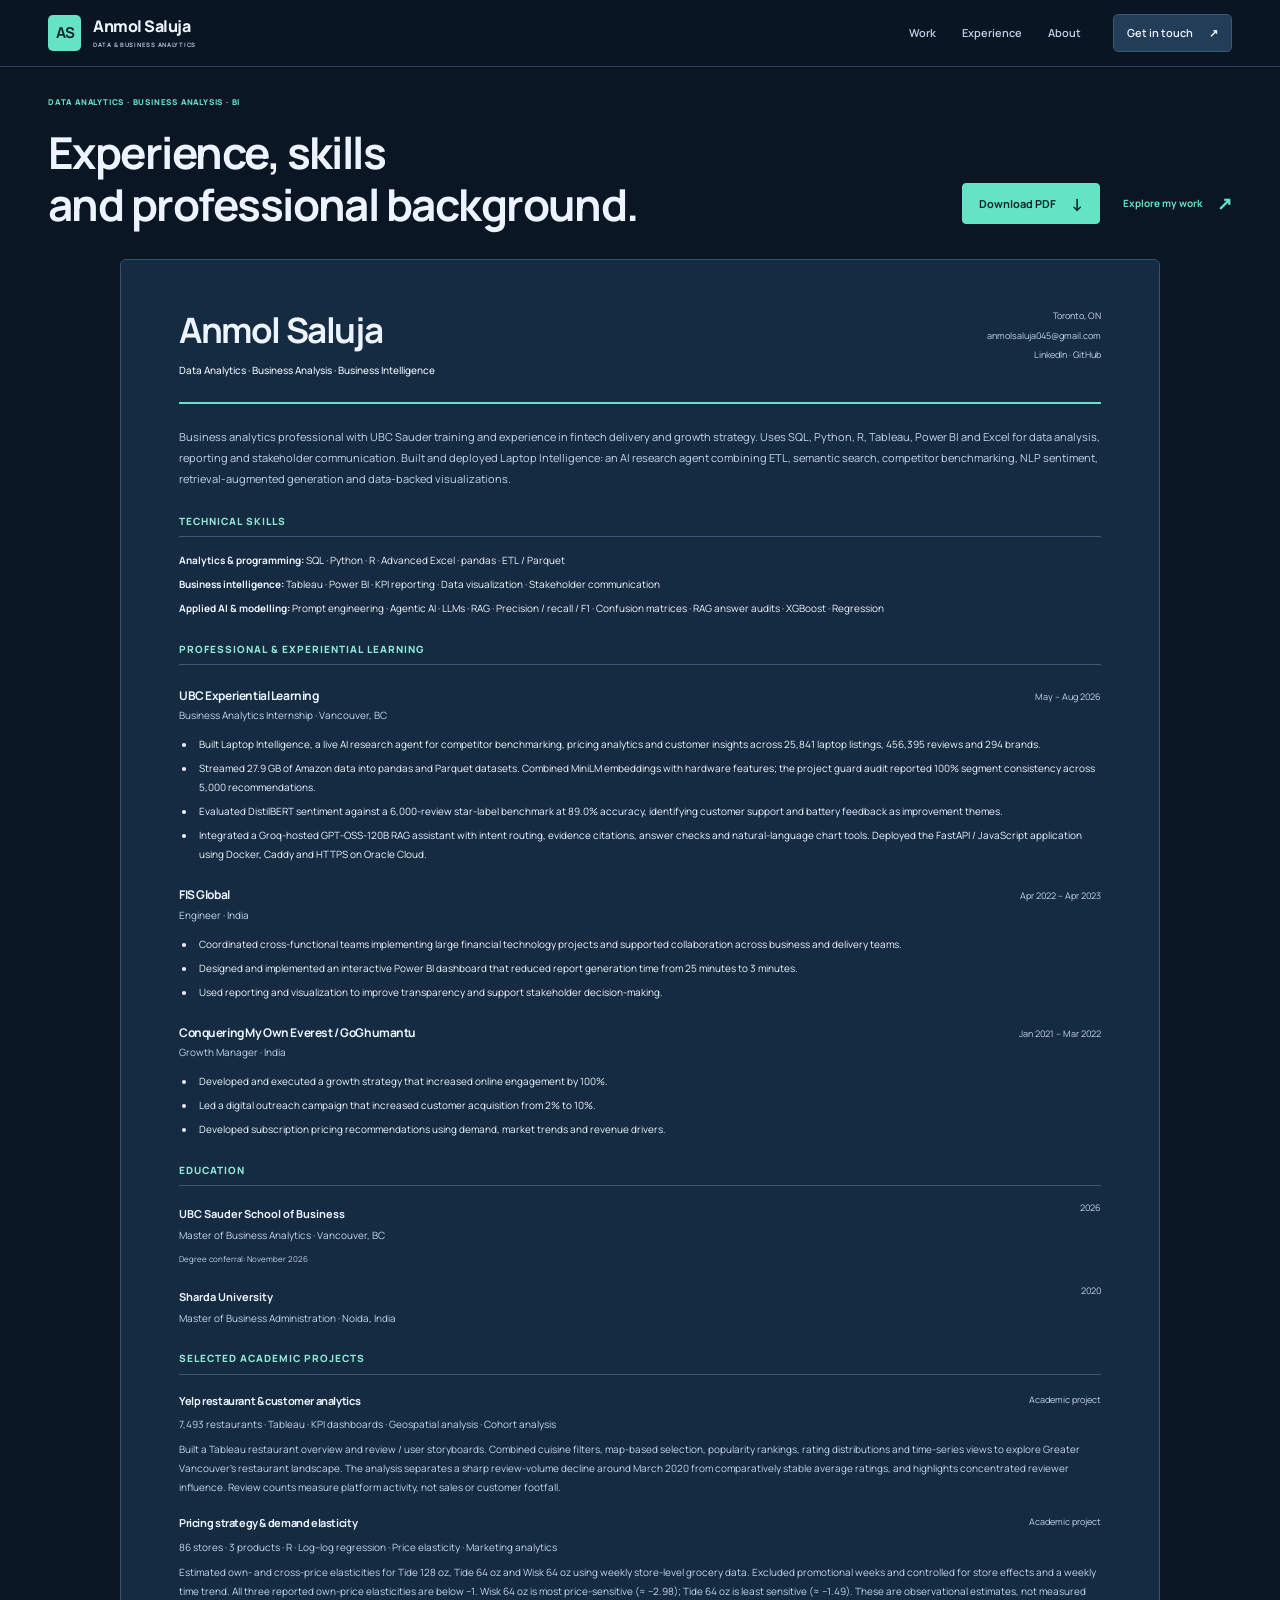
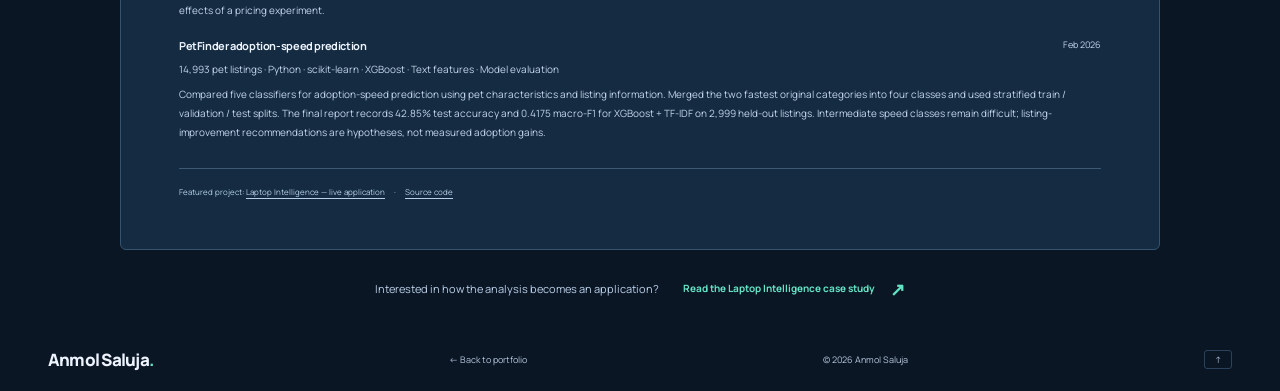
<file: resume.html>
<!doctype html>
<html lang="en">
<head>
  <meta charset="utf-8"><meta name="viewport" content="width=device-width, initial-scale=1">
  <meta name="description" content="Anmol Saluja's résumé: UBC Sauder business analytics, FIS fintech experience, Python, SQL, Power BI, Tableau and applied AI.">
  <meta name="theme-color" content="#0b1625"><title>Résumé — Anmol Saluja</title>
  <link rel="icon" href="assets/favicon.svg" type="image/svg+xml"><link rel="stylesheet" href="assets/fonts.css"><link rel="stylesheet" href="assets/styles.css"><link rel="stylesheet" href="assets/profile.css">
  <link rel="stylesheet" href="assets/professional.css">
  <script src="assets/content.js?v=11a4d46e5087" defer></script><script src="assets/main.js" defer></script>
</head>
<body data-page="resume">
  <a class="skip-link" href="#main">Skip to résumé</a>
  <header class="site-header"><div class="container nav-wrap"><a class="wordmark" href="index.html" aria-label="Anmol Saluja, home"><span class="brand-monogram" aria-hidden="true">AS</span><span class="brand-name">Anmol Saluja<small>DATA & BUSINESS ANALYTICS</small></span></a><button class="menu-toggle" aria-controls="site-nav" aria-expanded="false" type="button"><span>Menu</span><svg viewBox="0 0 20 20" width="20" height="20" aria-hidden="true"><path d="M3 6h14M3 14h14"/></svg></button><nav id="site-nav" class="site-nav" aria-label="Main navigation"><a href="index.html#selected-work">Work</a><a href="index.html#experience">Experience</a><a href="index.html#about">About</a><a class="nav-contact" data-contact="email">Get in touch <span aria-hidden="true">↗</span></a></nav></div></header>
  <div class="container resume-intro"><div><p class="eyebrow">DATA ANALYTICS · BUSINESS ANALYSIS · BI</p><h1>Experience, skills<br>and professional background.</h1></div><div class="button-row"><a class="button button-dark" data-resume-download download>Download PDF <span aria-hidden="true">↓</span></a><a class="text-link" href="index.html#selected-work">Explore my work <span aria-hidden="true">↗</span></a></div></div>
  <main class="resume-document" id="main" aria-label="Anmol Saluja's résumé">
    <header class="resume-heading"><div><h2 data-profile="name">Anmol Saluja</h2><p data-profile="headline"></p></div><div class="resume-contact"><span data-profile="location"></span><a data-contact="email" data-profile="email"></a><div><a data-contact="linkedin">LinkedIn</a><span aria-hidden="true"> · </span><a data-contact="github">GitHub</a></div></div></header>
    <p class="resume-summary" data-profile="summary"></p>
    <section class="resume-section"><h3>Technical skills</h3><div id="resumeSkills"></div></section>
    <section class="resume-section"><h3>Professional & experiential learning</h3><div id="resumeExperience"></div></section>
    <section class="resume-section"><h3>Education</h3><div id="resumeEducation"></div></section>
    <section class="resume-section"><h3>Selected academic projects</h3><div id="resumeProjects"></div></section>
    <footer class="resume-footer">Featured project: <a data-project-link="live">Laptop Intelligence — live application</a> <span aria-hidden="true">·</span> <a data-project-link="source">Source code</a></footer>
  </main>
  <div class="container resume-bottom"><p>Interested in how the analysis becomes an application?</p><a class="text-link" href="laptop-intelligence.html">Read the Laptop Intelligence case study <span aria-hidden="true">↗</span></a></div>
  <footer class="site-footer container"><a class="wordmark" href="index.html">Anmol Saluja<span>.</span></a><a href="index.html">← Back to portfolio</a><span>© <span data-year>2026</span> Anmol Saluja</span><a href="#main" aria-label="Back to résumé">↑</a></footer>
</body>
</html>
</file>
<file: assets/fonts.css>
@font-face{font-family:Manrope;font-style:normal;font-weight:400;font-display:swap;src:url(fonts/manrope-400.ttf) format('truetype')}
@font-face{font-family:Manrope;font-style:normal;font-weight:500;font-display:swap;src:url(fonts/manrope-500.ttf) format('truetype')}
@font-face{font-family:Manrope;font-style:normal;font-weight:600;font-display:swap;src:url(fonts/manrope-600.ttf) format('truetype')}
@font-face{font-family:Manrope;font-style:normal;font-weight:700;font-display:swap;src:url(fonts/manrope-700.ttf) format('truetype')}
@font-face{font-family:Manrope;font-style:normal;font-weight:800;font-display:swap;src:url(fonts/manrope-800.ttf) format('truetype')}
@font-face{font-family:'Instrument Serif';font-style:italic;font-weight:400;font-display:swap;src:url(fonts/instrument-serif-italic.ttf) format('truetype')}
</file>
<file: assets/styles.css>
@charset "UTF-8";
:root{--paper:#f7f5ee;--paper-deep:#eeece2;--white:#fffefa;--ink:#243b32;--ink-dark:#1a3029;--muted:#646d62;--accent:#a7492b;--peach:#efb99a;--sage:#dce3d4;--line:#d8d9cb;--serif:"Iowan Old Style","Palatino Linotype","Book Antiqua",Georgia,serif;--sans:-apple-system,BlinkMacSystemFont,"Segoe UI",sans-serif;--radius:8px;--max:1240px}
*{box-sizing:border-box}html{scroll-behavior:smooth;scroll-padding-top:100px}body{margin:0;background:var(--paper);color:var(--ink);font:15px/1.7 var(--sans);-webkit-font-smoothing:antialiased}body::selection{background:var(--peach);color:var(--ink-dark)}a{color:inherit;text-decoration:none}button,input,select{font:inherit}button,a{-webkit-tap-highlight-color:transparent}button{color:inherit}button:not(:disabled),summary{cursor:pointer}button{border:0}img,svg{max-width:100%}img{display:block;height:auto}h1,h2,h3,p,figure{margin:0}h1,h2,h3{font-weight:500;line-height:1.12}h1,h2{font-family:var(--serif);letter-spacing:-.045em}em{font-family:var(--serif);font-weight:400;color:var(--accent)}strong{font-weight:650}p+p{margin-top:16px}button:focus-visible,a:focus-visible,summary:focus-visible,[tabindex]:focus-visible{outline:3px solid var(--accent);outline-offset:5px;border-radius:3px}.container{width:min(calc(100% - 96px),var(--max));margin-inline:auto}.section{padding-block:112px}.eyebrow{font-size:10px;font-weight:650;letter-spacing:.14em;line-height:1.7;text-transform:uppercase}.eyebrow-divider{margin-inline:9px;color:#8d9589}.status-dot{display:inline-block;width:7px;height:7px;border-radius:50%;background:#6e8566;flex-shrink:0}.skip-link{position:fixed;top:-80px;left:20px;z-index:100;background:var(--ink);color:white;padding:10px 20px}.skip-link:focus{top:12px}.site-header{position:sticky;top:0;z-index:50;background:rgba(247,245,238,.96);border-bottom:1px solid var(--line);backdrop-filter:blur(12px)}.nav-wrap{display:flex;align-items:center;justify-content:space-between;min-height:88px}.wordmark{font-family:var(--serif);font-weight:700;font-size:27px;letter-spacing:-1.2px;line-height:1.3;white-space:nowrap}.wordmark>span{color:var(--accent)}.site-nav{display:flex;align-items:center;gap:34px;font-size:12px;font-weight:500}.site-nav>a{position:relative;padding-block:8px}.site-nav>a:hover{color:var(--accent)}.site-nav .nav-contact{border:1px solid var(--ink);border-radius:4px;padding:10px 17px;margin-left:6px}.site-nav .nav-contact:hover{background:var(--ink);color:var(--white)}.nav-contact>span{margin-left:14px}.menu-toggle{display:none;background:none;align-items:center;gap:10px;font-size:12px}.menu-toggle svg{fill:none;stroke:currentColor;stroke-width:1.5}.hero{padding-block:92px 88px;display:grid;grid-template-columns:1.12fr 1fr;gap:70px;align-items:center}.hero-copy>.eyebrow{display:flex;gap:9px;align-items:center;font-size:9px;letter-spacing:.12em}.hero-copy>.eyebrow .eyebrow-divider{margin-inline:1px}.hero h1{font-size:clamp(52px,5.3vw,78px);line-height:1.02;margin-top:28px;white-space:nowrap}.hero-intro{margin-top:27px;font-size:17px;line-height:1.6;max-width:430px}.hero-description{font-size:14px;max-width:420px;color:var(--muted);margin-top:15px}.button-row{display:flex;align-items:center;flex-wrap:wrap;gap:24px}.hero .button-row{margin-top:32px}.button{display:inline-flex;align-items:center;justify-content:center;gap:23px;border-radius:4px;min-height:47px;padding:12px 20px;font-size:12px;font-weight:550;line-height:1.6;transition:background .15s,color .15s,transform .15s}.button>span{font-size:17px;line-height:1}.button:hover{transform:translateY(-2px)}.button-dark{background:var(--ink);color:var(--white);border:1px solid var(--ink)}.button-dark:hover{background:var(--ink-dark)}.button-outline{border:1px solid var(--line);background:transparent}.button-outline:hover{background:var(--paper-deep);border-color:var(--ink)}.text-link{font-size:12px;font-weight:550;display:inline-flex;align-items:center;gap:15px;border-bottom:1px solid transparent;line-height:1.9}.text-link:hover{color:var(--accent);border-color:currentColor}.text-link>span{font-size:18px}.hero-footnote{display:flex;align-items:center;gap:12px;font-size:10px;color:var(--muted);margin-top:51px}.mini-symbol{font-size:28px;color:var(--accent);line-height:1}.hero-art{position:relative;background:#e4e8dc;padding:26px 28px 0;border:1px solid #d2d8c9;border-radius:6px;isolation:isolate;box-shadow:11px 12px 0 -1px var(--paper),11px 12px 0 0 #d9dacd;transform:rotate(1.4deg)}.hero-art::before{content:"";position:absolute;inset:0;background-image:radial-gradient(#29453415 .7px,transparent .7px);background-size:6px 6px;z-index:-1;opacity:.55}.art-topline{display:flex;justify-content:space-between;gap:12px;font-size:8px;font-weight:650;letter-spacing:.12em}.art-title{font-family:var(--serif);font-size:37px;line-height:1.07;letter-spacing:-1.1px;margin-top:22px}.art-title>span{color:var(--accent)}.art-chart{margin-top:24px;padding:16px 18px 0;background:var(--white);border:1px solid #d5dbcc;border-radius:5px;box-shadow:0 5px 20px #283d3210;transform:rotate(-1.4deg)}.art-chart-head{display:flex;align-items:center;justify-content:space-between;gap:6px;font-size:10px;font-weight:600;padding-bottom:10px;border-bottom:1px solid var(--line)}.art-chart-head>span:last-child{font-size:8px;font-weight:400;color:var(--muted)}.mini-bars{padding-top:12px}.mini-bar-row{display:grid;grid-template-columns:65px 1fr 47px;align-items:center;gap:9px;margin-bottom:10px;font-size:9px;line-height:1.2}.mini-bar-track{height:10px;background:#edf0e8;overflow:hidden;border-radius:2px}.mini-bar-track>span{display:block;height:100%;background:#5a7560;border-radius:2px}.mini-bar-row:first-child .mini-bar-track>span{background:var(--accent)}.mini-bar-row>strong{text-align:right;font-size:9px;font-weight:550}.art-chart-foot{border-top:1px solid var(--line);display:flex;align-items:center;justify-content:space-between;gap:10px;font-size:8px;color:var(--muted);padding-block:10px}.art-chart-foot>a{width:23px;height:23px;border:1px solid var(--line);display:grid;place-items:center;color:var(--ink);border-radius:50%;font-size:14px}.art-chart-foot>a:hover{background:var(--sage)}.art-data-row{display:grid;grid-template-columns:1fr 1fr;gap:20px;padding:23px 7px 21px}.art-data-row>div{display:flex;flex-direction:column}.art-data-row>div+div{padding-left:25px;border-left:1px solid #c8d0bf}.art-data-row strong{font-family:var(--serif);font-size:29px;font-weight:400;line-height:1.1;letter-spacing:-1px}.art-data-row span{font-size:8px;color:#53624e;margin-top:6px}.art-caption{display:flex;align-items:center;gap:7px;margin-inline:-28px;padding:12px 22px;background:#d7dfcf;border-top:1px solid #ccd5c3;font-size:9px;border-radius:0 0 6px 6px}.art-caption>span:last-child{margin-left:auto;color:#52624c;font-size:8px}.art-caption .status-dot{width:5px;height:5px;background:var(--ink)}.discipline-strip{border-block:1px solid var(--line);background:var(--paper-deep)}.discipline-strip>.container{display:flex;align-items:center;justify-content:space-between;gap:18px;padding-block:19px;font-size:8px;letter-spacing:.13em;font-weight:600}.discipline-strip span+span::before{content:"✳";font-size:13px;color:var(--accent);margin-right:40px}.section-heading{display:flex;align-items:flex-end;justify-content:space-between;gap:30px;margin-bottom:42px}.section-heading h2{font-size:49px;margin-top:13px}.section-heading>p{font-size:12px;color:var(--muted);max-width:250px}.project-list{display:grid;gap:45px}.project-card{display:grid;grid-template-columns:1.18fr 1fr;border:1px solid var(--line);border-radius:6px;overflow:hidden;background:var(--white)}.project-cover{position:relative;display:flex;flex-direction:column;justify-content:center;min-height:420px;padding:35px;background:#dedfda;overflow:hidden}.project-cover::before{content:"";position:absolute;inset:0;background:radial-gradient(ellipse at 0 100%,#bac6bb 0,transparent 65%),linear-gradient(135deg,#e3e7de,#cdd8cd);pointer-events:none}.project-cover-label{display:flex;align-items:center;justify-content:space-between;position:relative;z-index:1;font-size:8px;letter-spacing:.12em;font-weight:650;margin-bottom:24px}.project-cover .cover-window{position:relative;background:var(--white);border:1px solid #b4bdaf;box-shadow:0 15px 30px #203d3429;border-radius:5px;overflow:hidden;transform:rotate(-3deg);transition:transform .35s}.project-cover:hover .cover-window{transform:rotate(-1deg) translateY(-4px)}.cover-window-top{display:flex;gap:4px;background:#f7f7f3;padding:9px;border-bottom:1px solid #dedfd6}.cover-window-top i{height:4px;width:4px;border-radius:50%;background:#aab7a5}.cover-window img{width:100%;aspect-ratio:1.44;object-fit:cover;object-position:top}.cover-caption{position:relative;display:flex;gap:6px;align-items:center;font-size:8px;letter-spacing:.07em;margin-top:24px}.cover-caption .status-dot{width:5px;height:5px;background:var(--ink)}.project-copy{padding:42px 38px}.project-category{font-size:8px;letter-spacing:.12em;font-weight:650;color:var(--muted);display:flex;align-items:center;justify-content:space-between;gap:14px}.project-category>span:last-child{font-size:24px;font-family:var(--serif);font-weight:400;letter-spacing:-1px;color:#9aab94}.project-copy h3{font-family:var(--serif);font-size:35px;letter-spacing:-1.1px;margin-top:17px}.project-summary{font-size:15px;line-height:1.6;margin-top:14px}.project-detail{font-size:12px;color:var(--muted);line-height:1.8;margin-top:12px}.tags{display:flex;gap:6px;flex-wrap:wrap;margin-top:19px}.tags>span{font-size:9px;border:1px solid var(--line);padding:3px 8px;border-radius:3px;color:var(--muted)}.project-metrics{display:grid;grid-template-columns:repeat(3,1fr);gap:15px;padding-block:23px;margin-top:22px;border-block:1px solid var(--line)}.project-metrics>div{display:flex;flex-direction:column}.project-metrics strong{font-family:var(--serif);font-size:25px;font-weight:400;line-height:1.1;letter-spacing:-.8px}.project-metrics span{font-size:8px;margin-top:6px;color:var(--muted)}.project-links{display:flex;align-items:center;flex-wrap:wrap;gap:23px;margin-top:25px}.project-links .button{min-height:43px;padding:10px 15px;font-size:10px;gap:16px}.project-links .text-link{font-size:10px}.next-project-note{display:flex;gap:21px;align-items:center;padding-top:27px;margin-top:25px;border-top:1px solid var(--line)}.next-project-symbol{font-family:var(--serif);font-size:35px;color:var(--accent);font-weight:300;line-height:1}.next-project-note p{font-size:11px;color:var(--muted)}.next-project-note strong{color:var(--ink);font-weight:500}.next-project-note .text-link{margin-left:auto;white-space:nowrap;font-size:10px}.approach-section{padding-block:90px;background:var(--paper-deep);border-block:1px solid var(--line)}.approach-layout{display:grid;grid-template-columns:1fr 1.15fr;gap:100px}.approach-layout h2{font-size:48px;margin-top:17px}.section-description{max-width:310px;color:var(--muted);font-size:13px;margin-top:22px}.approach-list{padding:0;margin:0;list-style:none}.approach-list li{display:flex;gap:26px;padding-block:22px;border-bottom:1px solid #cdd0c1}.approach-list li:first-child{padding-top:0}.approach-list li:last-child{border-bottom:0;padding-bottom:0}.approach-list li>span{font-size:11px;color:var(--accent);padding-top:4px}.approach-list h3{font-size:16px;line-height:1.4;font-weight:500}.approach-list p{font-size:12px;line-height:1.8;color:var(--muted);margin-top:8px;max-width:420px}.about-layout{display:grid;grid-template-columns:1fr 1.15fr;gap:100px;align-items:center}.about-monogram{position:relative;display:flex;flex-direction:column;justify-content:center;align-items:center;background:var(--sage);min-height:445px;border:1px solid #d1d9c8;border-radius:5px;background-image:linear-gradient(#60715a10 1px,transparent 1px),linear-gradient(90deg,#60715a10 1px,transparent 1px);background-size:32px 32px}.about-monogram>span:first-child{font-family:var(--serif);font-size:145px;font-weight:400;letter-spacing:-16px;line-height:1.2;transform:translateX(-5px)}.monogram-dot{color:var(--accent)}.about-monogram>div{font-size:9px;font-weight:550;letter-spacing:.13em;text-align:center;line-height:1.9;margin-top:15px}.about-monogram .monogram-location{position:absolute;bottom:24px;left:26px;right:26px;display:flex;justify-content:space-between;font-size:8px;letter-spacing:.12em;font-weight:600}.monogram-location>span{font-size:18px;line-height:1}.about-copy h2{font-size:47px;margin-top:14px}.about-copy p{font-size:13px;color:var(--muted)}.about-copy .about-lead{font-size:15px;color:var(--ink);margin-top:22px;line-height:1.85}.capability-list{display:grid;grid-template-columns:1fr 1fr;gap:15px 20px;margin-block:28px}.capability-list>div{border-top:1px solid var(--line);padding-top:12px}.capability-list>div>span{font-size:8px;letter-spacing:.1em;color:var(--muted)}.capability-list>div>p{font-size:10px;margin-top:3px;color:var(--ink)}.contact-section{padding-block:88px;background:var(--ink);color:var(--paper)}.contact-layout{display:grid;grid-template-columns:1.1fr 1fr;gap:100px;align-items:center}.contact-layout .eyebrow{color:#c4d0bc;font-weight:500}.contact-layout h2{font-size:53px;margin-top:20px}.contact-layout em{color:var(--peach)}.contact-layout>div>p:last-child{font-size:12px;margin-top:20px;color:#c0cbbc}.contact-links{padding-top:21px;min-width:0}.contact-email{display:flex;align-items:center;justify-content:space-between;gap:20px;font-family:var(--serif);font-size:24px;letter-spacing:-.6px;padding-bottom:19px;border-bottom:1px solid #5c6d5e}.contact-email:hover{color:var(--peach)}.contact-email>span:first-child{overflow-wrap:anywhere}.contact-links>div{display:flex;gap:30px;margin-top:20px;font-size:12px}.contact-links>div a:hover{color:var(--peach)}.contact-links>div a>span{margin-left:12px}.contact-links>p{display:flex;align-items:center;gap:7px;font-size:10px!important;margin-top:38px!important}.contact-links .status-dot{width:6px;height:6px;background:#b2c1a5}.site-footer{display:flex;align-items:center;justify-content:space-between;gap:20px;padding-block:29px}.site-footer .wordmark{font-size:22px}.site-footer>p,.site-footer>span,.site-footer>a:not(.wordmark){font-size:9px;color:var(--muted)}.site-footer>a:last-child{font-size:20px;line-height:1;border:1px solid var(--line);padding:4px 10px;border-radius:3px}.site-footer>a:last-child:hover{color:var(--accent);border-color:var(--accent)}
/* The project story */
.case-hero{padding-top:39px}.back-link{font-size:10px;color:var(--muted);display:inline-flex;gap:10px;align-items:center}.back-link:hover{color:var(--accent)}.case-hero>.eyebrow{margin-top:46px;font-size:9px}.case-hero h1{font-size:clamp(57px,6.8vw,92px);margin-top:21px;line-height:1.02}.case-hero-bottom{display:flex;align-items:center;justify-content:space-between;gap:45px;margin-top:28px}.case-hero-bottom>p{font-size:15px;max-width:520px;line-height:1.8;color:var(--muted)}.case-hero-bottom .button-row{gap:12px;flex-shrink:0}.case-metrics{display:grid;grid-template-columns:repeat(4,1fr);border-block:1px solid var(--line);margin-top:42px;padding-block:25px}.case-metrics>div{display:flex;flex-direction:column;align-items:center;border-right:1px solid var(--line)}.case-metrics>div:first-child{align-items:flex-start}.case-metrics>div:last-child{border:0}.case-metrics strong{font-family:var(--serif);font-size:35px;letter-spacing:-1px;font-weight:400;line-height:1.1}.case-metrics span{font-size:9px;color:var(--muted);margin-top:8px}.case-screenshot{padding-top:43px;padding-bottom:38px}.browser-frame{padding:22px 24px 0;background:#dde3d6;border:1px solid #cfd7c6;border-radius:7px;overflow:hidden}.browser-top{display:flex;align-items:center;justify-content:space-between;gap:15px;font-size:9px;color:var(--muted);background:var(--white);padding:9px 13px;border:1px solid #d4dacf;border-bottom:0;border-radius:4px 4px 0 0}.browser-top>a{font-size:16px;line-height:1}.browser-dots{display:flex;gap:4px}.browser-dots i{height:5px;width:5px;border-radius:50%;background:#a1af98}.browser-frame>img{width:100%;max-height:650px;object-fit:cover;object-position:top;border:1px solid #d4dacf;border-bottom:0}.case-screenshot figcaption{font-size:9px;color:var(--muted);margin-top:12px;text-align:center}.case-nav{position:sticky;top:88px;z-index:30;background:var(--paper);border-block:1px solid var(--line)}.case-nav>.container{display:flex;gap:40px;justify-content:center;overflow:auto;padding-block:17px;scrollbar-width:thin}.case-nav a{font-size:10px;white-space:nowrap}.case-nav a:hover{color:var(--accent)}body[data-page="case-study"] section[id]{scroll-margin-top:150px}.case-intro{display:grid;grid-template-columns:1.65fr 1fr;gap:100px}.case-intro h2{font-size:49px;margin-top:17px}.large-copy{font-size:17px;line-height:1.8;margin-top:25px}.case-intro>div>p:last-child{font-size:13px;color:var(--muted);max-width:615px}.project-facts{border-left:1px solid var(--line);padding-left:32px;align-self:start;margin-top:5px;display:grid;gap:23px}.project-facts>div>span{font-size:8px;letter-spacing:.12em;color:var(--muted);font-weight:600}.project-facts p{font-size:12px;line-height:1.8;margin-top:6px}.method-section{background:var(--paper-deep);padding-block:90px;border-block:1px solid var(--line)}.pipeline{list-style:none;margin:0;padding:0;display:grid;grid-template-columns:repeat(5,1fr);border-block:1px solid #cbd1bf}.pipeline li{padding:23px 20px 27px;border-right:1px solid #cbd1bf}.pipeline li:first-child{padding-left:0}.pipeline li:last-child{border:0;padding-right:0}.pipeline li>span{font-size:9px;color:var(--accent)}.pipeline h3{font-size:15px;margin-top:14px;line-height:1.4;font-weight:550}.pipeline p{font-size:11px;color:var(--muted);line-height:1.8;margin-top:10px}.method-detail{display:grid;grid-template-columns:1fr 2fr;gap:70px;align-items:center;margin-top:44px}.method-detail-number{font-family:var(--serif);font-size:65px;color:#87987e;letter-spacing:-3px;font-weight:400;white-space:nowrap}.method-detail-number>span{font-family:var(--sans);font-size:30px;margin-inline:14px;vertical-align:middle;color:var(--accent);font-weight:200}.method-detail h3{font-family:var(--serif);font-size:28px;letter-spacing:-.7px}.method-detail p{font-size:12px;margin-top:12px;line-height:1.9}.method-detail .muted{font-size:10px;color:var(--muted)}.findings-explorer{border:1px solid var(--line);border-radius:7px;background:var(--white);overflow:hidden}.chart-toolbar{display:flex;align-items:center;justify-content:space-between;gap:20px;border-bottom:1px solid var(--line);padding:16px 22px;background:#f0f1e8}.chart-tabs{display:flex;gap:4px}.chart-tabs>button{padding:9px 12px;border-radius:4px;background:transparent;color:var(--muted);font-size:10px;white-space:nowrap}.chart-tabs>button[aria-selected="true"]{background:var(--ink);color:var(--white)}.chart-tabs>button:hover:not([aria-selected="true"]){background:#e2e6d9;color:var(--ink)}.data-badge{display:flex;align-items:center;gap:6px;font-size:7px;letter-spacing:.09em;white-space:nowrap}.data-badge .status-dot{height:5px;width:5px}.finding-panel{display:grid;grid-template-columns:1.65fr 1fr}.finding-chart{min-width:0;padding:29px}.finding-chart-heading{display:flex;align-items:center;justify-content:space-between;gap:15px}.finding-chart-heading .eyebrow{font-size:8px;color:var(--muted)}.finding-chart-heading h3{font-size:16px;margin-top:5px;font-weight:550;line-height:1.5}.chart-export{font-size:8px;background:var(--paper);border:1px solid var(--line);border-radius:4px;white-space:nowrap;padding:6px 9px}.chart-export:hover{background:var(--sage)}.chart-export>span{margin-left:6px}.evidence-bars{display:grid;gap:13px;margin-top:29px}.evidence-row{display:grid;grid-template-columns:107px 1fr 61px;gap:10px;align-items:center;width:100%;background:transparent;text-align:left;padding:3px 0;border-radius:3px;line-height:1.4}.evidence-row:hover,.evidence-row:focus-visible{background:#f2f2e9}.evidence-row-label{font-size:10px}.evidence-track{display:block;height:16px;background:#edf0e7;border-radius:2px;overflow:hidden}.evidence-fill{display:block;height:100%;background:#56705a;border-radius:2px}.evidence-row:first-child .evidence-fill{background:var(--accent)}.evidence-row>strong{font-size:10px;text-align:right;font-weight:550}.evidence-sample{font-size:8px;color:var(--muted);display:block;margin-top:3px;grid-column:2/-1}.sentiment-bars .evidence-row{grid-template-columns:107px 1fr 45px}.sentiment-bars .evidence-row:first-child .evidence-fill{background:#56705a}.sentiment-bars .evidence-fill.is-low{background:var(--accent)}.chart-inspection{font-size:9px;background:var(--paper);padding:9px 10px;margin-top:22px;line-height:1.7;border-radius:3px;min-height:47px;color:#4c5b4b;overflow-wrap:anywhere}.chart-source{font-size:8px;color:var(--muted);margin-top:14px;line-height:1.8}.exact-data{margin-top:15px}.exact-data summary{font-size:9px;font-weight:550}.data-table-wrap{max-height:270px;overflow:auto;margin-top:10px}.data-table-wrap table{border-collapse:collapse;width:100%;font-size:9px;text-align:left}.data-table-wrap th,.data-table-wrap td{border-bottom:1px solid var(--line);padding:9px 7px;vertical-align:top;line-height:1.6}.data-table-wrap thead{position:sticky;top:0;background:#eef0e6}.data-table-wrap tbody th{font-weight:450;max-width:280px}.data-table-wrap td{white-space:nowrap}.finding-story{background:#e9eddf;border-left:1px solid var(--line);padding:30px 27px;display:flex;flex-direction:column;align-items:flex-start}.finding-number{font-family:var(--serif);color:#819676;font-size:40px;line-height:1;letter-spacing:-1px}.finding-story h3{font-family:var(--serif);font-size:29px;letter-spacing:-.9px;line-height:1.13;margin-top:21px}.finding-story>p{font-size:12px;margin-top:17px;line-height:1.9}.finding-action{padding-top:18px;margin-top:23px;border-top:1px solid #cad4bd}.finding-action>span{font-size:7px;letter-spacing:.1em;font-weight:650}.finding-action p{font-size:11px;line-height:1.9;margin-top:9px}.finding-story .text-link{font-size:9px;gap:7px;margin-top:auto;padding-top:25px;line-height:1.8}.analysis-footnote{font-size:10px;color:var(--muted);max-width:700px;margin-top:17px}.scatter-plot{margin-top:22px}.scatter-plot svg{width:100%;height:auto;display:block;font-family:var(--sans);overflow:visible}.scatter-point{fill:#597660;fill-opacity:.65;stroke:var(--white);stroke-width:1;cursor:pointer}.scatter-point:hover,.scatter-point:focus{fill:var(--accent);fill-opacity:1;stroke:var(--ink);stroke-width:2;outline:none}.scatter-axis{font-size:10px;fill:var(--muted)}.scatter-grid{stroke:#dedfd3;stroke-width:1}.scatter-label{font-size:10px;fill:var(--muted)}.validation-section{background:var(--paper-deep);padding-block:90px;border-block:1px solid var(--line)}.validation-grid{display:grid;grid-template-columns:1fr 1fr;gap:22px}.validation-card{border:1px solid #d6d9c9;border-radius:5px;padding:29px;background:var(--paper)}.validation-label{font-size:8px;letter-spacing:.1em;font-weight:650}.validation-value{font-family:var(--serif);font-size:73px;line-height:1;letter-spacing:-4px;margin-top:22px}.validation-value>span:not(.ablation-arrow){font-size:36px;margin-left:4px}.validation-value .ablation-arrow{font-family:var(--sans);font-size:35px;font-weight:250;color:var(--accent);margin-inline:7px;vertical-align:middle;letter-spacing:0}.validation-card h3{font-size:15px;margin-top:21px;line-height:1.5;font-weight:550}.validation-card>p{font-size:12px;line-height:1.85;color:var(--muted);margin-top:12px}.validation-card .small-note{font-size:9px;line-height:1.8;margin-top:20px;border-top:1px solid var(--line);padding-top:14px}.evaluation-bars{margin-top:22px;display:grid;gap:12px}.evaluation-bars>div{display:grid;grid-template-columns:90px 1fr 39px;gap:10px;align-items:center;font-size:9px}.evaluation-bars>div>div{height:8px;background:#dfe4d5;border-radius:2px;overflow:hidden}.evaluation-bars i{height:100%;display:block;background:#5a765b;border-radius:2px}.evaluation-bars>div+div i{background:#a1af98}.evaluation-bars strong{font-size:9px;font-weight:550;text-align:right}.ablation-details{margin-top:22px;display:grid;gap:12px}.ablation-details>div{display:flex;align-items:center;justify-content:space-between;gap:20px;font-size:10px;line-height:1.6}.ablation-details strong{font-weight:550;color:var(--accent);white-space:nowrap}.limitations{border-block:1px solid #c9cebc;margin-top:32px}.limitations summary{display:flex;justify-content:space-between;gap:20px;font-size:12px;padding-block:18px;list-style:none}.limitations summary::-webkit-details-marker{display:none}.limitations summary>span{font-size:19px;line-height:1}.limitations[open] summary>span{transform:rotate(45deg)}.limitations>div{padding-bottom:24px;display:grid;grid-template-columns:1fr 1fr;gap:20px 38px}.limitations p{font-size:11px;color:var(--muted);margin:0;line-height:1.9}.limitations strong{color:var(--ink);font-weight:550}.delivery-layout{display:grid;grid-template-columns:1fr 1fr;gap:100px}.delivery-layout h2{font-size:49px;margin-top:15px}.delivery-layout .large-copy{font-size:15px;color:var(--muted);max-width:460px}.delivery-links{display:flex;align-items:center;flex-wrap:wrap;gap:22px;margin-top:27px}.delivery-links .button{font-size:10px}.delivery-links .text-link{font-size:10px}.build-list>div{border-bottom:1px solid var(--line);padding-block:22px}.build-list>div:first-child{padding-top:0}.build-list>div:last-child{border:0}.build-list>div>span{font-size:8px;color:var(--muted);letter-spacing:.09em}.build-list h3{font-size:14px;font-weight:550;line-height:1.5;margin-top:7px}.build-list p{font-size:11px;color:var(--muted);margin-top:7px;line-height:1.9}.reflection-section{padding-block:70px;background:#e5e7db;border-top:1px solid var(--line)}.reflection-layout{display:grid;grid-template-columns:1fr 3fr;gap:70px;align-items:start}.reflection-layout>span{font-family:var(--serif);font-size:210px;line-height:1;color:#a0b197;letter-spacing:-12px;text-align:center}.reflection-layout h2{font-size:43px;margin-top:15px}.reflection-layout p:last-child{font-size:13px;max-width:650px;line-height:1.9;margin-top:20px;color:#53624e}
@media(min-width:1500px){.hero{gap:100px;padding-block:110px 105px}.hero h1{font-size:84px}.hero-art{margin-left:10px}}
@media(max-width:1120px){.container{width:calc(100% - 64px)}.hero{gap:38px;padding-block:75px}.hero h1{font-size:62px}.hero-copy>.eyebrow{font-size:8px;gap:6px}.hero-intro{font-size:15px}.hero-description{font-size:13px}.hero-art{padding:24px 22px 0}.art-title{font-size:32px}.art-caption{margin-inline:-22px}.art-chart{padding-inline:14px}.art-topline{font-size:7px}.hero .button-row{gap:17px}.hero .text-link{font-size:11px}.discipline-strip span+span::before{margin-right:18px}.project-copy{padding:32px 27px}.project-cover{padding:28px;min-height:405px}.project-copy h3{font-size:31px}.project-summary{font-size:13px}.project-detail{font-size:11px}.project-category{font-size:7px}.project-links{gap:16px}.approach-layout,.about-layout,.contact-layout,.case-intro,.delivery-layout{gap:60px}.contact-email{font-size:20px}.contact-layout h2{font-size:47px}.case-hero-bottom{gap:30px}.case-hero-bottom .button{font-size:10px;padding-inline:14px;gap:15px}.case-hero-bottom>p{font-size:13px;max-width:435px}.finding-chart{padding:24px}.finding-panel{grid-template-columns:1.5fr 1fr}.finding-story{padding:26px 22px}.finding-story h3{font-size:26px}.finding-chart-heading h3{font-size:14px}.chart-toolbar{padding-inline:18px}.chart-tabs>button{padding-inline:10px;font-size:9px}.evidence-row,.sentiment-bars .evidence-row{grid-template-columns:94px 1fr 50px}.evidence-row-label{font-size:9px}.chart-export{font-size:7px}.pipeline li{padding-inline:15px}.section{padding-block:90px}}
@media(max-width:900px){.hero{grid-template-columns:1fr 1fr;gap:28px;padding-block:65px}.hero h1{font-size:51px;white-space:normal}.hero-intro{font-size:14px}.hero-description{font-size:12px}.hero .button-row{gap:14px;align-items:flex-start}.hero .button{font-size:10px;padding:11px 14px;min-height:42px;gap:12px}.hero .text-link{padding-top:6px;font-size:10px}.hero-footnote{margin-top:28px;font-size:9px}.hero-art{padding:20px 17px 0}.art-topline{font-size:6px}.art-title{font-size:29px}.art-caption{margin-inline:-17px;padding-inline:15px;font-size:8px}.art-caption>span:last-child{font-size:6px}.art-data-row{gap:10px}.art-data-row>div+div{padding-left:15px}.art-data-row strong{font-size:25px}.art-chart{padding:14px 11px 0;margin-top:19px}.mini-bar-row{grid-template-columns:53px 1fr 36px;font-size:8px;gap:7px}.mini-bar-row>strong{font-size:8px}.art-chart-head{font-size:9px}.art-chart-head>span:last-child{font-size:6px}.art-chart-foot{font-size:7px}.section-heading h2,.approach-layout h2,.about-copy h2,.case-intro h2,.delivery-layout h2{font-size:41px}.project-card{grid-template-columns:1fr 1fr}.project-cover{padding:22px;min-height:400px}.project-cover-label{font-size:6px}.project-copy{padding:28px 23px}.project-copy h3{font-size:29px}.project-metrics{gap:9px}.project-metrics strong{font-size:21px}.project-metrics span{font-size:7px}.project-links{gap:15px}.project-links .button{font-size:9px;gap:12px}.project-links .text-link{font-size:9px}.tags>span{font-size:8px;padding-inline:6px}.approach-layout,.about-layout,.contact-layout,.case-intro,.delivery-layout{gap:40px}.about-monogram{min-height:400px}.about-monogram>span:first-child{font-size:120px}.contact-layout h2{font-size:40px}.contact-email{font-size:18px}.contact-links>div{font-size:11px;gap:23px}.contact-layout>div>p:last-child{font-size:11px}.contact-layout{grid-template-columns:1fr 1fr}.case-hero h1{font-size:68px}.case-hero-bottom{align-items:flex-start;flex-direction:column;gap:22px}.case-hero-bottom>p{max-width:650px;font-size:14px}.pipeline{grid-template-columns:repeat(3,1fr);row-gap:15px}.pipeline li:nth-child(3){border-right:0;padding-right:0}.pipeline li:nth-child(4){padding-left:0}.pipeline li:last-child{padding-right:15px;border-right:1px solid #cbd1bf}.pipeline li{padding-block:20px}.method-detail{gap:35px;grid-template-columns:.8fr 2fr}.method-detail-number{font-size:50px}.method-detail-number>span{font-size:20px;margin-inline:10px}.finding-panel{grid-template-columns:1.45fr 1fr}.chart-toolbar .data-badge{display:none}.finding-chart{padding:22px 18px}.finding-story{padding:25px 20px}.finding-story h3{font-size:24px}.finding-story>p{font-size:11px}.finding-action p{font-size:10px}.finding-action{margin-top:20px}.evidence-row,.sentiment-bars .evidence-row{grid-template-columns:85px 1fr 44px;gap:8px}.evidence-row>strong{font-size:9px}.finding-chart-heading{align-items:flex-start;flex-wrap:wrap;gap:10px}.chart-export{font-size:8px}.evidence-bars{margin-top:22px;gap:11px}.evidence-row-label{font-size:8px}.validation-value{font-size:65px}.validation-card{padding:24px}.validation-card>p{font-size:11px}.validation-card h3{font-size:14px}.reflection-layout{gap:35px}.reflection-layout h2{font-size:39px}.reflection-layout>span{font-size:180px}.case-nav>.container{gap:28px}}
@media(max-width:700px){html{scroll-padding-top:85px}.container{width:calc(100% - 40px)}.nav-wrap{min-height:72px}.wordmark{font-size:25px}.menu-toggle{display:flex;min-height:44px}.site-nav{display:none;position:absolute;top:72px;left:0;right:0;padding:16px 20px 22px;background:var(--paper);border-bottom:1px solid var(--line);gap:0;box-shadow:0 10px 18px #203d340c}.site-nav.is-open{display:flex;flex-direction:column;align-items:stretch}.site-nav>a{padding:12px 8px}.site-nav .nav-contact{margin:10px 0 0;padding:11px}.hero{grid-template-columns:1fr;padding-block:54px 60px;gap:45px}.hero h1{font-size:clamp(49px,10.5vw,70px);margin-top:22px;white-space:normal}.hero-copy>.eyebrow{font-size:8px}.hero-intro{font-size:16px;max-width:420px;margin-top:25px}.hero-description{font-size:13px;max-width:420px}.hero .button-row{margin-top:27px;gap:23px;align-items:center}.hero .button{font-size:11px;padding:12px 17px;min-height:45px;gap:20px}.hero .text-link{font-size:11px;padding:0}.hero-footnote{margin-top:29px;font-size:9px}.hero-art{width:min(calc(100% - 10px),470px);justify-self:center;padding:23px 22px 0;transform:rotate(1deg)}.art-topline{font-size:7px}.art-title{font-size:34px}.art-caption{margin-inline:-22px;padding-inline:20px;font-size:9px}.art-caption>span:last-child{font-size:7px}.art-chart{padding:16px 16px 0;transform:rotate(-1deg)}.art-chart-head{font-size:10px}.art-chart-head>span:last-child{font-size:7px}.mini-bar-row{grid-template-columns:65px 1fr 45px;font-size:9px;margin-bottom:11px;gap:9px}.mini-bar-row>strong{font-size:9px}.mini-bar-track{height:11px}.art-chart-foot{font-size:8px}.art-data-row strong{font-size:29px}.art-data-row span{font-size:8px}.art-data-row>div+div{padding-left:23px}.discipline-strip>.container{flex-wrap:wrap;justify-content:center;padding-block:15px;gap:7px 20px;font-size:7px;letter-spacing:.08em}.discipline-strip span+span::before{display:none}.section{padding-block:66px}.section-heading{align-items:flex-start;gap:20px;margin-bottom:30px}.section-heading h2{font-size:36px;margin-top:12px}.section-heading>p{font-size:10px;max-width:135px;line-height:1.8;padding-top:5px}.eyebrow{font-size:8px}.project-card{grid-template-columns:1fr}.project-cover{padding:25px 30px;min-height:auto}.project-cover-label{font-size:7px;margin-bottom:20px}.cover-window img{aspect-ratio:1.65}.cover-caption{font-size:7px;margin-top:20px}.project-copy{padding:28px}.project-category{font-size:7px}.project-copy h3{font-size:33px}.project-summary{font-size:14px}.project-detail{font-size:12px}.tags>span{font-size:9px}.project-metrics{padding-block:20px}.project-metrics strong{font-size:26px}.project-metrics span{font-size:8px}.project-links .button{font-size:11px;padding:11px 17px;gap:20px}.project-links .text-link{font-size:11px}.project-links{gap:23px}.next-project-note{gap:15px;align-items:flex-start;flex-wrap:wrap;margin-top:20px;padding-top:22px}.next-project-note p{font-size:10px;flex:1}.next-project-note .text-link{margin-left:38px;font-size:10px}.next-project-symbol{font-size:30px}.approach-section{padding-block:62px}.approach-layout,.about-layout,.contact-layout,.case-intro,.delivery-layout{grid-template-columns:1fr;gap:36px}.approach-layout h2,.about-copy h2,.case-intro h2,.delivery-layout h2{font-size:40px}.section-description{font-size:12px;max-width:360px;margin-top:18px}.approach-list h3{font-size:16px}.approach-list p{font-size:12px}.approach-list li{gap:22px}.about-monogram{min-height:300px;max-width:450px;width:100%;justify-self:center}.about-monogram>span:first-child{font-size:120px}.about-monogram>div{font-size:8px}.about-copy .about-lead{font-size:14px}.about-copy>p{font-size:12px}.capability-list{margin-block:24px;gap:18px}.capability-list>div>p{font-size:10px}.contact-section{padding-block:60px}.contact-layout{gap:30px}.contact-layout h2{font-size:43px}.contact-layout>div>p:last-child{font-size:12px;margin-top:18px}.contact-links{padding-top:0}.contact-email{font-size:clamp(18px,5vw,24px);padding-bottom:16px;gap:15px}.contact-links>div{font-size:12px}.contact-links>p{margin-top:24px!important;font-size:10px!important}.site-footer{flex-wrap:wrap;padding-block:25px;gap:14px 20px}.site-footer .wordmark{font-size:23px;width:calc(100% - 55px)}.site-footer>a:last-child{margin-left:auto;order:-1}.site-footer>.wordmark{order:-2}.site-footer>span{margin-left:auto}.site-footer>p{font-size:8px}.site-footer>span{font-size:8px}.case-hero{padding-top:24px}.case-hero>.eyebrow{margin-top:32px;font-size:7px;letter-spacing:.09em}.case-hero h1{font-size:clamp(47px,9.8vw,68px);margin-top:17px}.case-hero-bottom{margin-top:23px;gap:23px}.case-hero-bottom>p{font-size:13px;line-height:1.9}.case-hero-bottom .button{font-size:10px;padding:10px 15px;min-height:43px;gap:18px}.case-metrics{grid-template-columns:1fr 1fr;row-gap:23px;margin-top:32px;padding-block:23px}.case-metrics>div:nth-child(2){border-right:0}.case-metrics>div:nth-child(3){align-items:flex-start}.case-metrics strong{font-size:30px}.case-metrics span{font-size:8px;margin-top:5px}.case-screenshot{padding-top:29px;padding-bottom:25px}.browser-frame{padding:12px 10px 0;border-radius:5px}.browser-top{font-size:6px;padding:7px 8px;gap:8px}.browser-dots{gap:3px}.browser-dots i{width:3px;height:3px}.browser-top>a{font-size:12px}.browser-frame>img{aspect-ratio:1.35;object-fit:cover;object-position:top}.case-screenshot figcaption{font-size:7px;line-height:1.9;text-align:left;margin-top:10px}.case-nav{top:72px}.case-nav>.container{justify-content:flex-start;gap:24px;padding-block:14px}.case-nav a{font-size:9px}body[data-page="case-study"] section[id]{scroll-margin-top:130px}.large-copy{font-size:15px;line-height:1.9;margin-top:22px}.case-intro>div>p:last-child{font-size:12px}.project-facts{display:grid;grid-template-columns:1fr 1fr;gap:23px 25px;padding:23px 0 0;border-left:0;border-top:1px solid var(--line);margin:0}.project-facts>div>span{font-size:7px}.project-facts p{font-size:10px;line-height:1.9}.method-section,.validation-section{padding-block:61px}.pipeline{grid-template-columns:1fr 1fr;row-gap:0}.pipeline li{padding:21px 15px!important;border-right:0!important;border-bottom:1px solid #cbd1bf}.pipeline li:nth-child(odd){padding-left:0!important;border-right:1px solid #cbd1bf!important}.pipeline li:nth-child(5){border-bottom:0;grid-column:1/-1;border-right:0!important}.pipeline h3{font-size:15px;margin-top:10px}.pipeline p{font-size:11px;margin-top:8px}.pipeline li>span{font-size:8px}.method-detail{grid-template-columns:1fr;gap:20px;margin-top:30px}.method-detail-number{font-size:46px}.method-detail-number>span{font-size:22px;margin-inline:12px}.method-detail h3{font-size:27px}.method-detail p{font-size:11px}.method-detail .muted{font-size:9px}.chart-toolbar{padding:12px 10px;justify-content:center}.chart-tabs{gap:4px;width:100%;justify-content:center}.chart-tabs>button{padding:9px 10px;font-size:9px;flex:1}.finding-panel{grid-template-columns:1fr}.finding-chart{padding:22px 18px}.finding-chart-heading{flex-wrap:nowrap;gap:12px;align-items:center}.finding-chart-heading h3{font-size:14px}.finding-chart-heading .eyebrow{font-size:7px}.chart-export{font-size:7px;padding:6px}.evidence-bars{gap:13px;margin-top:23px}.evidence-row,.sentiment-bars .evidence-row{grid-template-columns:92px 1fr 50px;gap:9px}.evidence-row-label{font-size:9px}.evidence-row>strong{font-size:9px}.evidence-sample{font-size:7px}.evidence-track{height:14px}.chart-inspection{font-size:8px;min-height:45px}.chart-source{font-size:7px}.exact-data summary{font-size:8px}.finding-story{border-left:0;border-top:1px solid var(--line);padding:25px 23px}.finding-number{font-size:33px}.finding-story h3{font-size:30px;margin-top:14px;max-width:310px}.finding-story>p{font-size:12px;margin-top:15px}.finding-action{padding-top:15px;margin-top:19px}.finding-action p{font-size:11px}.finding-action>span{font-size:7px}.finding-story .text-link{font-size:10px;padding-top:20px}.analysis-footnote{font-size:9px;margin-top:13px}.validation-grid{grid-template-columns:1fr;gap:18px}.validation-card{padding:26px 23px}.validation-value{font-size:68px}.validation-label{font-size:7px}.validation-card h3{font-size:15px}.validation-card>p{font-size:12px}.evaluation-bars>div{font-size:9px}.validation-card .small-note{font-size:9px}.ablation-details>div{font-size:10px}.limitations{margin-top:23px}.limitations summary{font-size:11px}.limitations>div{grid-template-columns:1fr;gap:17px}.limitations p{font-size:11px}.delivery-layout{gap:35px}.delivery-layout .large-copy{font-size:13px}.delivery-links{gap:18px}.delivery-links .button{font-size:10px}.delivery-links .text-link{font-size:10px}.build-list>div{padding-block:19px}.build-list>div>span{font-size:7px}.build-list h3{font-size:14px}.build-list p{font-size:11px}.reflection-section{padding-block:49px}.reflection-layout{grid-template-columns:1fr;gap:0}.reflection-layout>span{font-size:110px;text-align:left;line-height:.7;height:70px;letter-spacing:-7px}.reflection-layout h2{font-size:35px}.reflection-layout p:last-child{font-size:12px;margin-top:19px}.reflection-layout .eyebrow{font-size:7px}}
@media(max-width:360px){.container{width:calc(100% - 32px)}.hero h1{font-size:46px}.hero .button-row{gap:15px}.hero .text-link{font-size:10px}.hero-art{padding-inline:17px}.art-caption{margin-inline:-17px;font-size:8px;padding-inline:14px}.art-caption>span:last-child{font-size:6px}.art-title{font-size:30px}.art-chart{padding-inline:11px}.art-topline{font-size:6px}.art-chart-head>span:last-child{font-size:6px}.mini-bar-row{grid-template-columns:55px 1fr 39px;font-size:8px;gap:8px}.mini-bar-row>strong{font-size:8px}.art-chart-foot{font-size:7px}.art-data-row strong{font-size:27px}.section-heading{flex-direction:column;gap:11px}.section-heading>p{max-width:none;padding:0}.section-heading>p br{display:none}.section-heading h2{font-size:35px}.project-copy{padding:25px 21px}.project-copy h3{font-size:31px}.project-metrics strong{font-size:23px}.project-metrics span{font-size:7px}.project-links{gap:17px}.project-links .button{font-size:10px;gap:14px;padding-inline:13px}.project-links .text-link{font-size:10px}.project-cover{padding-inline:22px}.project-cover-label{font-size:6px}.about-copy h2,.approach-layout h2,.delivery-layout h2{font-size:36px}.case-hero h1{font-size:44px}.chart-tabs>button{font-size:8px;padding-inline:7px}.finding-chart{padding-inline:13px}.finding-chart-heading h3{font-size:13px}.chart-export{font-size:6px}.evidence-row,.sentiment-bars .evidence-row{grid-template-columns:78px 1fr 43px;gap:7px}.evidence-row-label{font-size:8px}.evidence-row>strong{font-size:8px}.finding-story h3{font-size:28px}.contact-layout h2{font-size:39px}.capability-list>div>p{font-size:9px}}
@media(prefers-reduced-motion:reduce){html{scroll-behavior:auto}*,*::before,*::after{transition:none!important;animation:none!important}.hero-art,.art-chart,.project-cover .cover-window{transform:none}}
@media print{.site-header,.case-nav,.contact-section,.site-footer,.chart-export,.menu-toggle,.button-row,.delivery-links,.back-link{display:none!important}body{background:white;color:#111;font-size:11px}.container{width:100%;max-width:none}.section,.method-section,.validation-section,.reflection-section{padding-block:30px}.case-hero{padding-top:0}.case-hero h1{font-size:48px}.case-screenshot{padding-block:20px}.case-screenshot img{max-height:350px;object-fit:cover}.finding-panel{grid-template-columns:1.5fr 1fr}.validation-card,.finding-panel,.pipeline{break-inside:avoid}.large-copy{font-size:13px}.case-intro{gap:30px}.case-nav{position:static}}
</file>
<file: assets/profile.css>
/* Personal profile, résumé content and a warmer, more distinctive visual identity. */
:root{--sans:Manrope,-apple-system,BlinkMacSystemFont,"Segoe UI",sans-serif;--accent:#af4b2c;--paper:#f8f6ef;--ink:#203c32}
em{font-family:"Instrument Serif",Georgia,serif}
.sr-only{position:absolute;width:1px;height:1px;padding:0;margin:-1px;overflow:hidden;clip:rect(0,0,0,0);white-space:nowrap;border:0}
[hidden]{display:none!important}
.site-nav{gap:27px}.nav-wrap{min-height:88px}.site-nav>a{font-size:11px}.wordmark{font-size:28px}
.hero{padding-top:74px;padding-bottom:79px;gap:86px;grid-template-columns:1fr 1fr}
.hero-copy>.eyebrow{font-size:9px;letter-spacing:.12em}
.hero h1{font-family:var(--sans);font-size:107px;font-weight:600;line-height:.97;letter-spacing:-.07em;margin-top:24px;white-space:normal}
.hero h1 em{display:inline-block;font-size:1.24em;line-height:1.04;letter-spacing:-.045em;color:var(--accent);margin-top:-2px}
.hero-intro{font-size:23px;line-height:1.42;letter-spacing:-.6px;margin-top:19px}
.hero-intro strong{font-weight:650}
.hero-description{font-size:12px;line-height:1.9;margin-top:17px;max-width:420px}
.hero .button-row{margin-top:26px;gap:26px}.button{font-weight:600}.hero .text-link{font-size:11px}
.hero-footnote{margin-top:31px;font-size:9px;gap:9px}.hero-footnote a:hover{color:var(--accent)}
.location-symbol{font-size:22px;color:var(--accent);line-height:1}.hero-location-divider{height:12px;width:1px;background:var(--line);margin-inline:6px}
.hero-art{background:radial-gradient(ellipse at 100% 0,#3f6650 0,transparent 55%),#203d32;border-color:#274b3d;color:#f8f7eb;padding-top:26px;transform:rotate(1deg);box-shadow:12px 13px 0 -1px var(--paper),12px 13px 0 0 #cfd8c6}
.hero-art::before{background-image:linear-gradient(#c6d3b90a 1px,transparent 1px),linear-gradient(90deg,#c6d3b90a 1px,transparent 1px);background-size:28px 28px;opacity:1}
.art-topline{color:#d1ddc6;font-size:7px;letter-spacing:.15em}
.art-title{font-size:39px;line-height:1.04;letter-spacing:-1.1px;margin-top:23px;color:#faf7ed}.art-title>span{color:#edb492}
.art-chart{color:var(--ink);margin-top:24px;transform:rotate(-1deg);box-shadow:0 8px 30px #0c241d4d;border-color:#d8dfcb;padding-top:10px}
.hero-chart-switch{display:flex;gap:4px;background:#eef0e5;padding:3px;border-radius:4px;margin-bottom:13px}
.hero-chart-switch button{background:transparent;color:#52614d;border-radius:3px;padding:7px 10px;flex:1;font-size:8px;line-height:1.5}
.hero-chart-switch button[aria-pressed="true"]{background:#234536;color:#f7f6ec;box-shadow:0 1px 4px #16362420}
.art-chart-head{font-size:9px;padding-bottom:10px}.art-chart-head>span:last-child{font-size:7px}
.mini-bars{display:grid;min-height:187px;gap:7px;padding-block:12px}.mini-bar-row{margin:0;grid-template-columns:86px 1fr 47px;gap:8px;font-size:8px}.mini-bar-row>strong{font-size:8px}.mini-bar-track{height:9px}
.mini-bar-row:first-child .mini-bar-track>span{background:#b25732}.mini-bar-track>span{background:#6b8468}.art-chart-foot{font-size:7px;padding-block:9px}
.art-data-row{padding:23px 5px}.art-data-row strong{color:#f2eddd;font-size:30px}.art-data-row span{color:#c3cfb9}.art-data-row>div+div{border-color:#68816a66}
.art-caption{color:#e3ead8;background:#183328;border-color:#5c775044;font-size:8px}.art-caption>span:last-child{color:#b9c9af;font-size:7px}.art-caption .status-dot{background:#d8b68a}
.credential-strip{border-block:1px solid var(--line);background:#eeeee4}.credential-grid{display:grid;grid-template-columns:1fr 1fr 1.2fr 1fr;gap:25px;padding-block:25px}.credential-grid>div{display:flex;align-items:center;gap:13px;min-width:0}.credential-grid>div+div{padding-left:24px;border-left:1px solid #d4d8c9}.credential-grid p{display:flex;flex-direction:column;gap:5px;font-size:9px;line-height:1.4;min-width:0}.credential-grid p strong{font-size:10px;font-weight:650}.credential-grid p>span{font-size:8px;color:var(--muted)}.credential-mark{display:grid;place-items:center;font-size:13px;font-weight:750;letter-spacing:-.5px;width:38px;height:38px;background:#dce4d4;border:1px solid #cbd5c1;border-radius:7px;flex-shrink:0}.credential-mark--fis{color:#416743;background:#e5eacb;border-color:#d7dcbd}.credential-mark--bi{background:#eee3bb;border-color:#e3d3a2;color:#6e5529}.credential-result{white-space:nowrap;font-family:var(--serif);font-size:26px;line-height:1;letter-spacing:-1.2px}
.section-heading h2{font-size:51px}.project-cover{background:#d8e2d1}.project-cover::before{background:radial-gradient(ellipse at 0 100%,#b0c2a8 0,transparent 65%),linear-gradient(135deg,#e5eadb,#c2d1be)}.project-copy{padding:41px 36px}.project-copy h3{font-size:37px}.project-summary{font-size:14px;line-height:1.8}.project-detail{font-size:11px;line-height:1.9}.project-category{font-size:7px}.tags>span{font-size:8px}.project-metrics strong{font-size:27px}.project-copy .project-links .button{font-size:10px}
.resume-projects{margin-top:65px;padding-top:45px;border-top:1px solid var(--line)}.resume-projects-heading{display:flex;align-items:flex-end;justify-content:space-between;gap:30px}.resume-projects-heading h3{font-family:var(--serif);font-size:37px;letter-spacing:-1px;line-height:1.1;margin-top:12px}.resume-projects-heading>p{font-size:10px;line-height:1.9;color:var(--muted);max-width:330px}.project-filters{display:flex;flex-wrap:wrap;gap:7px;margin-top:26px;margin-bottom:21px}.project-filters>button{font-size:9px;border:1px solid var(--line);border-radius:20px;padding:7px 14px;background:transparent}.project-filters>button[aria-pressed="true"]{background:var(--ink);color:var(--white);border-color:var(--ink)}.project-filters>button:hover:not([aria-pressed="true"]){background:#e7ebdd}.additional-project-grid{display:grid;grid-template-columns:repeat(3,minmax(0,1fr));gap:16px;align-items:start}.project-note{background:#fffef9;border:1px solid var(--line);border-radius:7px;transition:border-color .2s,box-shadow .2s}.project-note:hover{border-color:#9aae90;box-shadow:0 7px 20px #233b3209}.project-note summary{padding:23px 23px 18px;list-style:none;display:flex;flex-direction:column;min-height:285px}.project-note summary::-webkit-details-marker{display:none}.project-note-meta{display:flex;justify-content:space-between;align-items:center;gap:10px;font-size:7px;letter-spacing:.08em;text-transform:uppercase;color:var(--muted)}.project-note-meta>span:last-child{width:24px;height:24px;display:grid;place-items:center;border-radius:50%;background:#e7ebdd;font-size:13px;color:var(--ink)}.project-note-question{font-family:var(--serif);font-size:25px;letter-spacing:-.55px;line-height:1.15;margin-top:18px;max-width:270px}.project-note-name{font-size:9px;line-height:1.7;font-weight:600;color:var(--muted);margin-top:14px}.project-note-metric{font-size:13px;font-weight:650;letter-spacing:-.3px;margin-top:14px}.project-note-tools{font-size:8px;color:var(--muted);margin-top:4px;line-height:1.8}.project-note-read{display:flex;align-items:center;justify-content:space-between;font-size:8px;padding-top:14px;border-top:1px solid var(--line);margin-top:18px;gap:15px}.project-note-read>span{font-size:18px;font-weight:300;line-height:1;transition:transform .2s}.project-note[open] .project-note-read>span{transform:rotate(45deg)}.project-note-body{border-top:1px solid var(--line);padding:18px 23px 23px}.project-note-body p{font-size:10px;line-height:1.9}.project-note-body p+p{color:var(--muted);margin-top:12px}.project-note-body>span{display:block;color:var(--muted);font-size:7px;line-height:1.8;margin-top:18px}.resume-project-source{font-size:9px;line-height:1.9;color:var(--muted);margin-top:17px;max-width:780px}
.approach-section{background:#e9ecdf}.approach-list h3{font-size:15px}.approach-list p{font-size:11px}.section-description{font-size:12px}
.experience-section{padding-bottom:20px}.career-layout{display:grid;grid-template-columns:1.65fr 1fr;gap:70px;align-items:start}.career-item{border-bottom:1px solid var(--line);padding-block:23px}.career-item:first-child{border-top:1px solid var(--line)}.career-item>summary{display:grid;grid-template-columns:112px 1fr 26px;gap:18px;align-items:start;list-style:none}.career-item>summary::-webkit-details-marker{display:none}.career-date{font-size:8px;line-height:1.9;color:var(--muted);padding-top:2px}.career-heading{min-width:0;display:flex;flex-direction:column}.career-heading>strong{font-size:14px;font-weight:650;line-height:1.6}.career-heading>span{font-size:10px;line-height:1.8;color:var(--muted);margin-top:3px}.career-heading .career-metric{align-self:flex-start;font-size:8px;font-weight:600;color:#426242;background:#e7ebd9;border-radius:3px;padding:4px 8px;margin-top:10px}.career-expand{display:grid;place-items:center;border:1px solid var(--line);border-radius:50%;width:25px;height:25px;font-size:17px;font-weight:300;line-height:1;transition:transform .2s}.career-item[open] .career-expand{transform:rotate(45deg);background:#e7ebda;border-color:#d1d9c5}.career-body{padding-left:130px;padding-right:15px;margin-top:20px}.career-focus{font-size:7px;letter-spacing:.08em;text-transform:uppercase;color:var(--accent);font-weight:650}.career-body ul{padding-left:15px;margin-top:14px;margin-bottom:0}.career-body li{font-size:10px;line-height:1.9;color:#5e695a;padding-left:4px;margin-bottom:9px}.career-body .text-link{font-size:9px;margin-top:10px}.education-panel{padding:27px;background:#eeefe4;border:1px solid #d7decc;border-radius:6px}.education-item{position:relative;padding:20px 46px 19px 0;border-bottom:1px solid #d3d9c7}.education-item>span{position:absolute;right:0;top:21px;font-size:9px;color:var(--muted)}.education-item h3{font-size:12px;font-weight:650;line-height:1.7}.education-item p{font-size:10px;line-height:1.8;margin-top:5px}.education-item small{font-size:8px;color:var(--muted)}.certification-card{display:flex;align-items:center;gap:12px;padding-block:22px}.certification-icon{font-size:33px;line-height:1;color:var(--accent)}.certification-card>div>span{font-size:7px;letter-spacing:.1em;font-weight:650}.certification-card p{font-size:10px;line-height:1.8;margin-top:4px}.education-panel>.text-link{font-size:9px}
.about-monogram{background-color:#dce5d2;background-image:linear-gradient(#34542b12 1px,transparent 1px),linear-gradient(90deg,#34542b12 1px,transparent 1px);border-color:#ccd8c1;min-height:480px}.about-monogram>span:first-child{font-family:"Instrument Serif",var(--serif);font-style:italic;letter-spacing:-9px;font-size:162px}.about-monogram>div{font-size:8px;letter-spacing:.15em}.about-copy h2{font-size:51px}.about-copy .about-lead{font-size:13px;line-height:1.95}.about-copy>p{font-size:11px;line-height:1.95}.capability-list>div>span{font-size:7px;text-transform:uppercase;font-weight:600}.capability-list>div>p{font-size:9px;line-height:1.9;margin-top:5px}.about-links{display:flex;gap:27px}.about-links .text-link{font-size:10px}.contact-section{background:radial-gradient(ellipse at 90% 100%,#365b42,transparent 70%),#1c382e}.contact-layout h2{font-size:55px}.contact-email{font-size:23px}.site-footer>p,.site-footer>span,.site-footer>a:not(.wordmark){font-size:8px}
.achievement-section{padding-bottom:70px}.achievement-heading{display:flex;justify-content:space-between;gap:25px;border-top:1px solid var(--line);padding-top:25px;margin-bottom:23px}.achievement-heading>p:last-child{font-size:10px;color:var(--muted)}.project-achievements{display:grid;grid-template-columns:repeat(4,minmax(0,1fr));gap:25px}.project-achievements>div{padding:0 20px 0 0;border-right:1px solid var(--line)}.project-achievements>div:last-child{border-right:0;padding-right:0}.project-achievements strong{display:block;font-family:var(--serif);font-size:43px;letter-spacing:-1.7px;font-weight:400;line-height:1.1}.project-achievements span{display:block;font-size:10px;margin-top:12px;font-weight:600;line-height:1.7}.project-achievements p{font-size:8px;color:var(--muted);line-height:1.9;margin-top:7px}.sentiment-scope{font-size:7px;color:var(--muted);display:flex;flex-direction:column;gap:3px;flex-shrink:0}.sentiment-scope select{font-size:8px;color:var(--ink);background:var(--paper);border:1px solid var(--line);padding:5px 7px;border-radius:3px;max-width:130px}.finding-chart-heading>div:first-child{flex:1}.finding-chart-heading{flex-wrap:wrap}.finding-chart-heading h3{font-size:15px}.finding-chart-heading .chart-export{font-size:7px}.finding-story h3{font-size:31px}.finding-story>p{font-size:11px}.finding-action p{font-size:10px}
/* Comfortable reading sizes for the detailed career and project content. */
.career-heading>strong{font-size:15px}.career-heading>span{font-size:11px}.career-heading .career-metric{font-size:9px}.career-body li{font-size:12px;line-height:1.85}.career-date{font-size:9px}.career-focus{font-size:8px}.education-item h3{font-size:13px}.education-item p{font-size:11px}.education-item small{font-size:9px}.education-item>span{font-size:10px}.certification-card p{font-size:11px}.project-note-name{font-size:11px}.project-note-metric{font-size:14px}.project-note-tools{font-size:9px}.project-note-body p{font-size:12px;line-height:1.85}.project-note-body>span{font-size:8px}.project-note-read{font-size:9px}.about-copy .about-lead{font-size:14px}.about-copy>p{font-size:12px}.capability-list>div>p{font-size:10px;line-height:1.9}.project-detail{font-size:12px}.project-summary{font-size:15px}
/* A readable résumé on screen, and a clean document when exported or printed. */
.resume-intro{padding-block:54px 39px;display:flex;align-items:flex-end;justify-content:space-between;gap:35px}.resume-intro h1{font-size:66px;line-height:1.03;margin-top:17px}.resume-intro .button-row{gap:23px;padding-bottom:7px}.resume-intro .text-link{font-size:10px}.resume-document{max-width:1040px;width:calc(100% - 96px);margin:0 auto;background:var(--white);border:1px solid var(--line);border-radius:6px;padding:49px 58px;box-shadow:0 10px 45px #263b3207}.resume-heading{display:flex;align-items:flex-start;justify-content:space-between;gap:25px;padding-bottom:23px;border-bottom:2px solid #31533f}.resume-heading h2{font-family:var(--sans);font-size:35px;font-weight:650;letter-spacing:-1.4px;line-height:1.2}.resume-heading>div>p{font-size:10px;font-weight:500;margin-top:10px;line-height:1.8}.resume-contact{display:flex;flex-direction:column;gap:5px;text-align:right;font-size:9px;color:var(--muted);line-height:1.6;flex-shrink:0}.resume-contact a:hover{text-decoration:underline;color:var(--accent)}.resume-summary{font-size:11px;line-height:1.9;margin-top:23px;color:#53604f}.resume-section{margin-top:26px}.resume-section>h3{font-family:var(--sans);font-size:10px;text-transform:uppercase;letter-spacing:.1em;font-weight:750;border-bottom:1px solid var(--line);padding-bottom:9px;margin-bottom:14px}.resume-section>div>p{font-size:10px;line-height:1.9;margin-top:5px}.resume-section>div>p>strong{font-weight:650}.resume-role{margin-top:21px}.resume-role-heading{display:flex;align-items:flex-start;justify-content:space-between;gap:15px}.resume-role-heading h4{font-size:12px;line-height:1.6;margin:0;font-weight:700}.resume-role-heading p{font-size:10px;color:var(--muted);margin-top:2px}.resume-role-heading>span{font-size:9px;white-space:nowrap;padding-top:3px;color:var(--muted)}.resume-role ul{margin-top:11px;margin-bottom:0;padding-left:17px}.resume-role li{font-size:10px;line-height:1.9;margin-bottom:5px;padding-left:3px}.resume-education{display:flex;justify-content:space-between;gap:22px;margin-top:13px}.resume-education strong{font-size:11px;font-weight:650}.resume-education p{font-size:10px;margin-top:2px;color:var(--muted)}.resume-education small{font-size:8px;line-height:1.8;color:var(--muted)}.resume-education>span{font-size:9px;color:var(--muted)}.resume-project{margin-top:17px}.resume-project>div{display:flex;justify-content:space-between;gap:15px}.resume-project h4{font-size:11px;font-weight:650;margin:0;line-height:1.6}.resume-project>div>span{font-size:9px;color:var(--muted);white-space:nowrap}.resume-project>p{font-size:10px;line-height:1.9;color:#53604f;margin-top:6px}.resume-footer{border-top:1px solid var(--line);margin-top:26px;padding-top:15px;font-size:8px;line-height:1.9}.resume-footer>a{text-decoration:underline;text-underline-offset:3px}.resume-footer>span{margin-inline:7px}.resume-bottom{padding-block:30px 42px;display:flex;align-items:center;justify-content:center;flex-wrap:wrap;gap:10px 24px}.resume-bottom>p{font-size:11px;color:var(--muted)}.resume-bottom .text-link{font-size:10px}
@media(min-width:1500px){.hero{padding-block:90px 95px;gap:100px}.hero h1{font-size:116px}.art-title{font-size:43px}}
@media(max-width:1120px){.hero{gap:55px;padding-block:65px}.hero h1{font-size:96px}.hero-intro{font-size:21px}.hero-description{font-size:11px}.hero-art{padding-inline:23px}.art-title{font-size:35px}.art-caption{margin-inline:-23px}.mini-bar-row{grid-template-columns:79px 1fr 45px;gap:7px;font-size:7px}.mini-bar-row>strong{font-size:7px}.art-topline{font-size:6px}.credential-grid{gap:18px}.credential-grid>div+div{padding-left:18px}.credential-grid>div{gap:9px}.credential-grid p strong{font-size:9px}.credential-grid p>span{font-size:7px}.credential-mark{width:32px;height:34px;font-size:11px}.credential-result{font-size:23px}.career-layout{gap:42px;grid-template-columns:1.5fr 1fr}.career-item>summary{grid-template-columns:92px 1fr 24px;gap:14px}.career-body{padding-left:106px}.career-heading>strong{font-size:12px}.career-date{font-size:7px}.career-heading>span{font-size:9px}.career-heading .career-metric{font-size:7px}.education-panel{padding:24px}.project-note summary{padding:21px 18px 17px}.project-note-question{font-size:23px}.project-note-body{padding-inline:18px}.project-copy{padding:33px 28px}.section-heading h2,.about-copy h2{font-size:46px}.resume-document{padding:42px}.resume-heading h2{font-size:31px}.resume-heading>div>p{font-size:9px}.resume-contact{font-size:8px}.achievement-section{padding-bottom:62px}.project-achievements strong{font-size:39px}.project-achievements span{font-size:9px}}
@media(max-width:900px){.hero{gap:35px;padding-block:58px}.hero h1{font-size:87px}.hero-intro{font-size:20px}.hero-copy>.eyebrow{font-size:7px}.hero-description{font-size:10px}.hero-art{padding:22px 17px 0}.art-caption{margin-inline:-17px}.art-title{font-size:31px}.art-chart{padding-inline:12px}.hero-chart-switch button{font-size:7px;padding-inline:5px}.mini-bar-row{grid-template-columns:72px 1fr 40px;font-size:6px;gap:6px}.mini-bar-row>strong{font-size:7px}.art-chart-head{font-size:8px;gap:6px}.art-chart-head>span:last-child{font-size:5px}.art-chart-foot{font-size:6px}.art-caption>span:last-child{font-size:6px}.art-caption{font-size:7px}.art-data-row strong{font-size:27px}.art-data-row span{font-size:7px}.hero-footnote{font-size:8px;gap:6px}.hero .button-row{gap:18px}.hero .button{font-size:10px}.hero .text-link{font-size:10px}.credential-grid{grid-template-columns:1fr 1fr;gap:20px 32px;padding-block:23px}.credential-grid>div+div{padding-left:0;border:0}.credential-grid>div:nth-child(even){padding-left:26px;border-left:1px solid #d4d8c9}.credential-grid p strong{font-size:10px}.credential-grid p>span{font-size:8px}.credential-mark{width:37px;height:37px;font-size:13px}.credential-result{font-size:27px;width:73px}.section-heading h2,.about-copy h2{font-size:41px}.additional-project-grid{grid-template-columns:repeat(2,minmax(0,1fr));gap:14px}.resume-projects-heading h3{font-size:34px}.resume-projects-heading>p{font-size:9px;max-width:270px}.career-layout{gap:28px;grid-template-columns:1.45fr 1fr}.career-item>summary{grid-template-columns:1fr 24px;gap:8px 12px}.career-date{grid-column:1;font-size:8px}.career-heading{grid-column:1}.career-expand{grid-column:2;grid-row:1/3;align-self:center}.career-body{padding-left:0;padding-right:5px;margin-top:17px}.career-body li{font-size:10px}.career-heading>strong{font-size:13px}.career-heading .career-metric{font-size:8px}.education-panel{padding:22px 18px}.education-item h3{font-size:11px}.education-item p{font-size:9px}.certification-card p{font-size:9px}.certification-icon{font-size:28px}.about-copy .about-lead{font-size:12px}.about-monogram{min-height:435px}.about-copy>p{font-size:10px}.capability-list>div>p{font-size:8px}.contact-layout h2{font-size:44px}.contact-email{font-size:19px}.resume-intro h1{font-size:58px}.resume-intro .button-row{gap:13px}.resume-intro .button{font-size:10px;gap:14px}.resume-intro .text-link{font-size:9px}.resume-document{padding:35px;width:calc(100% - 64px)}.resume-heading{gap:20px}.resume-heading h2{font-size:28px}.resume-heading>div>p{max-width:300px}.resume-contact{font-size:7px}.project-achievements{gap:17px}.project-achievements>div{padding-right:15px}.project-achievements strong{font-size:34px}.project-achievements span{font-size:8px}.project-achievements p{font-size:7px}.achievement-heading>p:last-child{font-size:9px}}
@media(max-width:700px){.nav-wrap{min-height:72px}.site-nav{gap:0}.site-nav>a{font-size:12px;padding-block:13px}.hero{grid-template-columns:1fr;padding-block:47px 55px;gap:43px}.hero-copy>.eyebrow{font-size:8px}.hero h1{font-size:clamp(83px,19vw,116px);line-height:.93;margin-top:22px}.hero h1 em{font-size:1.22em;line-height:1.02}.hero-intro{font-size:24px;line-height:1.4;margin-top:21px}.hero-description{font-size:12px;line-height:1.95;max-width:400px;margin-top:16px}.hero .button-row{margin-top:25px;gap:24px}.hero .button{font-size:11px;padding-inline:17px}.hero .text-link{font-size:11px}.hero-footnote{font-size:9px;margin-top:27px;gap:8px}.hero-art{padding:23px 23px 0;width:min(calc(100% - 10px),470px);transform:rotate(.8deg)}.art-title{font-size:37px}.art-topline{font-size:7px}.art-chart{padding-inline:15px}.hero-chart-switch button{font-size:8px;padding:8px}.mini-bar-row{grid-template-columns:86px 1fr 45px;font-size:8px;gap:9px}.mini-bar-row>strong{font-size:8px}.art-chart-head{font-size:9px}.art-chart-head>span:last-child{font-size:6px}.art-chart-foot{font-size:7px}.art-data-row strong{font-size:29px}.art-data-row span{font-size:8px}.art-caption{margin-inline:-23px;font-size:8px}.art-caption>span:last-child{font-size:7px}.mini-bars{min-height:185px}.credential-grid{gap:20px;padding-block:25px}.credential-grid>div:nth-child(even){padding-left:17px}.credential-grid p strong{font-size:9px}.credential-grid p>span{font-size:7px}.credential-grid>div{gap:10px;align-items:flex-start}.credential-mark{height:31px;width:31px;font-size:11px}.credential-result{font-size:23px;width:auto;min-width:63px;padding-top:3px}.credential-grid>div:last-child{flex-direction:column;gap:9px}.credential-grid>div:last-child p{padding-left:0}.section-heading h2,.about-copy h2{font-size:38px}.project-copy{padding:29px 26px}.project-copy h3{font-size:34px}.project-summary{font-size:13px}.project-detail{font-size:11px}.project-category{font-size:7px}.project-metrics strong{font-size:26px}.project-copy .project-links .button{font-size:10px}.resume-projects{margin-top:43px;padding-top:32px}.resume-projects-heading{align-items:flex-start;flex-direction:column;gap:17px}.resume-projects-heading h3{font-size:34px}.resume-projects-heading>p{font-size:10px;max-width:none}.resume-projects-heading>p br{display:none}.project-filters{margin-top:22px;gap:6px}.project-filters>button{font-size:8px;padding:8px 11px}.additional-project-grid{grid-template-columns:1fr;gap:13px}.project-note summary{min-height:0;padding:22px}.project-note-question{font-size:27px;max-width:310px;margin-top:16px}.project-note-name{font-size:10px}.project-note-metric{font-size:14px}.project-note-tools{font-size:9px}.project-note-meta{font-size:8px}.project-note-read{font-size:9px;padding-top:13px;margin-top:16px}.project-note-body{padding:18px 22px 22px}.project-note-body p{font-size:11px}.project-note-body>span{font-size:8px}.resume-project-source{font-size:9px}.approach-layout h2{font-size:39px}.approach-list h3{font-size:15px}.approach-list p{font-size:11px}.experience-section{padding-bottom:10px}.experience-section>.section-heading{flex-direction:column;gap:21px}.experience-section .button{font-size:10px;padding:10px 15px;min-height:42px}.career-layout{grid-template-columns:1fr;gap:32px}.career-item{padding-block:21px}.career-heading>strong{font-size:14px}.career-heading>span{font-size:10px}.career-heading .career-metric{font-size:9px;padding:4px 8px}.career-date{font-size:8px}.career-focus{font-size:7px}.career-body li{font-size:11px;line-height:1.9}.career-body .text-link{font-size:10px}.career-body{margin-top:18px}.education-panel{padding:25px}.education-item{padding-right:47px}.education-item h3{font-size:12px}.education-item p{font-size:11px}.education-item>span{font-size:10px}.education-item small{font-size:9px}.certification-card p{font-size:11px}.certification-card>div>span{font-size:8px}.certification-icon{font-size:34px}.education-panel>.text-link{font-size:10px}.about-monogram{min-height:300px}.about-monogram>span:first-child{font-size:139px}.about-copy .about-lead{font-size:13px}.about-copy>p{font-size:11px}.capability-list>div>p{font-size:9px}.capability-list>div>span{font-size:7px}.about-links{gap:25px}.about-links .text-link{font-size:10px}.contact-layout h2{font-size:44px}.contact-email{font-size:20px}.achievement-section{padding-bottom:50px}.achievement-heading{padding-top:20px;flex-direction:column;gap:8px;margin-bottom:22px}.achievement-heading>p:last-child{font-size:9px}.project-achievements{grid-template-columns:1fr 1fr;gap:23px 18px}.project-achievements>div:nth-child(2){border-right:0;padding-right:0}.project-achievements strong{font-size:37px}.project-achievements span{font-size:9px;margin-top:10px}.project-achievements p{font-size:8px}.finding-chart-heading h3{font-size:14px}.finding-chart-heading{gap:12px;flex-wrap:wrap}.finding-chart-heading>div:first-child{flex-basis:100%}.finding-chart-heading .chart-export{font-size:8px;min-height:29px}.sentiment-scope{font-size:7px;flex-direction:row;align-items:center;gap:8px}.sentiment-scope select{font-size:9px;min-height:31px}.finding-story h3{font-size:30px}.finding-story>p{font-size:12px}.finding-action p{font-size:11px}.resume-intro{padding-block:38px 28px;align-items:flex-start;flex-direction:column;gap:26px}.resume-intro h1{font-size:55px}.resume-intro>.eyebrow,.resume-intro .eyebrow{font-size:7px}.resume-intro .button-row{gap:24px}.resume-intro .button{font-size:10px}.resume-intro .text-link{font-size:10px}.resume-document{width:calc(100% - 40px);padding:27px 22px;border-radius:5px}.resume-heading{flex-direction:column;gap:17px;padding-bottom:20px}.resume-heading h2{font-size:30px}.resume-heading>div>p{font-size:9px}.resume-contact{text-align:left;font-size:9px;gap:5px}.resume-summary{font-size:11px;line-height:1.9;margin-top:20px}.resume-section{margin-top:24px}.resume-section>h3{font-size:9px;line-height:1.8}.resume-section>div>p{font-size:10px;line-height:1.9}.resume-role-heading{flex-direction:column;gap:4px}.resume-role-heading h4{font-size:12px}.resume-role-heading p{font-size:10px}.resume-role-heading>span{font-size:9px}.resume-role li{font-size:10px;line-height:1.9}.resume-education strong{font-size:11px}.resume-education p{font-size:10px}.resume-education{gap:17px}.resume-education small{font-size:8px}.resume-project h4{font-size:11px}.resume-project>div{flex-direction:column;gap:4px}.resume-project>div>span{font-size:9px}.resume-project>p{font-size:10px;line-height:1.9}.resume-footer{font-size:8px}.resume-bottom{padding-block:25px 35px;text-align:center}.resume-bottom>p{font-size:10px}.resume-bottom .text-link{font-size:9px}}
@media(max-width:360px){.hero h1{font-size:82px}.hero-copy>.eyebrow{font-size:7px;gap:5px}.hero-intro{font-size:22px}.hero-description{font-size:11px}.hero .button-row{gap:18px}.hero .text-link{font-size:10px}.hero-art{padding-inline:17px}.art-caption{margin-inline:-17px}.art-title{font-size:32px}.art-chart{padding-inline:11px}.art-topline{font-size:6px}.hero-chart-switch button{font-size:7px}.mini-bar-row{grid-template-columns:78px 1fr 39px;gap:6px;font-size:7px}.mini-bar-row>strong{font-size:7px}.art-chart-head{font-size:8px}.art-chart-head>span:last-child{font-size:5px}.art-chart-foot{font-size:6px}.credential-grid p strong{font-size:8px}.credential-grid p>span{font-size:6px}.credential-grid>div:nth-child(even){padding-left:12px}.credential-grid{gap:17px 12px}.credential-mark{width:27px;height:29px;font-size:10px}.credential-grid>div{gap:7px}.project-copy{padding-inline:21px}.project-copy h3{font-size:31px}.section-heading h2,.about-copy h2{font-size:35px}.project-filters>button{font-size:7px;padding-inline:10px}.project-note-question{font-size:25px}.education-panel{padding:22px 19px}.career-heading>strong{font-size:13px}.career-heading .career-metric{font-size:8px}.contact-email{font-size:18px}.contact-layout h2{font-size:39px}.resume-document{width:calc(100% - 32px);padding:24px 18px}.resume-intro h1{font-size:49px}.achievement-heading>p:last-child{font-size:8px}.project-achievements strong{font-size:32px}.project-achievements span{font-size:8px}.project-achievements p{font-size:7px}}
@media(prefers-reduced-motion:reduce){.hero-art,.art-chart{transform:none}.project-note,.career-expand,.project-note-read>span{transition:none}}
@media print{
  @page{size:Letter;margin:13mm 14mm}
  body[data-page="resume"]{background:white;color:#111;font-size:9pt;line-height:1.4}
  body[data-page="resume"] .site-header,body[data-page="resume"] .resume-intro,body[data-page="resume"] .resume-bottom,body[data-page="resume"] .site-footer,body[data-page="resume"] .skip-link{display:none!important}
  body[data-page="resume"] .resume-document{width:100%;max-width:none;border:0;box-shadow:none;border-radius:0;padding:0;margin:0}
  body[data-page="resume"] .resume-heading{display:flex;flex-direction:row;padding-bottom:10px;gap:15px;border-bottom:1.5px solid #234536}
  body[data-page="resume"] .resume-heading h2{font-size:22pt;letter-spacing:-.6px}
  body[data-page="resume"] .resume-heading>div>p{font-size:8pt;line-height:1.5;margin-top:5px;max-width:310px}
  body[data-page="resume"] .resume-contact{font-size:7.3pt;gap:3px;text-align:right}
  body[data-page="resume"] .resume-summary{font-size:9pt;line-height:1.6;margin-top:12px;color:#222}
  body[data-page="resume"] .resume-section{margin-top:14px}
  body[data-page="resume"] .resume-section>h3{font-size:8pt;line-height:1.4;margin-bottom:8px;padding-bottom:5px;letter-spacing:.08em;color:#234536;break-after:avoid}
  body[data-page="resume"] .resume-section>div>p{font-size:8.6pt;line-height:1.6;margin-top:3px}
  body[data-page="resume"] .resume-role{margin-top:12px;break-inside:avoid}
  body[data-page="resume"] .resume-role-heading{display:flex;flex-direction:row;gap:12px}
  body[data-page="resume"] .resume-role-heading h4{font-size:9.4pt;line-height:1.5}
  body[data-page="resume"] .resume-role-heading p{font-size:8.2pt;line-height:1.5;margin-top:2px}
  body[data-page="resume"] .resume-role-heading>span{font-size:7.3pt;padding-top:2px;white-space:nowrap}
  body[data-page="resume"] .resume-role ul{padding-left:13px;margin-top:6px}
  body[data-page="resume"] .resume-role li{font-size:9pt;line-height:1.55;margin-bottom:4px;padding-left:2px}
  body[data-page="resume"] .resume-education{margin-top:8px;gap:15px;break-inside:avoid}
  body[data-page="resume"] .resume-section:has(#resumeEducation){break-inside:avoid}
  body[data-page="resume"] .resume-education strong{font-size:9pt}
  body[data-page="resume"] .resume-education p{font-size:8.2pt;line-height:1.5;margin-top:1px}
  body[data-page="resume"] .resume-education small{font-size:6.8pt;line-height:1.5}
  body[data-page="resume"] .resume-education>span{font-size:7.3pt}
  body[data-page="resume"] .resume-project{margin-top:10px;break-inside:avoid}
  body[data-page="resume"] .resume-project>div{display:flex;flex-direction:row;gap:10px}
  body[data-page="resume"] .resume-project h4{font-size:9pt;line-height:1.5}
  body[data-page="resume"] .resume-project>div>span{font-size:7.2pt}
  body[data-page="resume"] .resume-project>p{font-size:8.6pt;line-height:1.6;margin-top:4px;color:#222}
  body[data-page="resume"] .resume-project>.resume-project-meta{font-size:7.5pt;font-weight:600;line-height:1.5;color:#31513e}
  body[data-page="resume"] .resume-footer{font-size:6.9pt;line-height:1.6;margin-top:15px;padding-top:8px}
}
</file>
<file: assets/gallery.css>
/* Original application screenshots, kept at their full aspect ratio. */
.screenshot-section{background:#eeefe6;border-top:1px solid var(--line)}
.screenshot-heading>p{max-width:330px}
.screenshot-grid{display:grid;grid-template-columns:repeat(2,minmax(0,1fr));gap:30px}
.screenshot-card{margin:0;min-width:0;overflow:hidden;border:1px solid #d2d8c9;border-radius:8px;background:var(--white)}
.screenshot-open{display:block;text-decoration:none;outline-offset:5px}
.screenshot-open:focus-visible{outline-offset:-4px;outline:3px solid var(--accent)}
.screenshot-image{aspect-ratio:16/10;display:flex;align-items:center;justify-content:center;padding:16px;background:#e0e5d8;border-bottom:1px solid #d2d8c9}
.screenshot-image img{width:100%;height:100%;object-fit:contain;box-shadow:0 3px 15px #203c3212;border-radius:3px}
.screenshot-action{display:flex;align-items:center;justify-content:space-between;padding:10px 22px;font-size:11px;font-weight:650;line-height:1.6;border-bottom:1px solid var(--line);background:#f4f5ec;transition:background .15s,color .15s}
.screenshot-action>span{font-size:19px;line-height:1}
.screenshot-open:hover .screenshot-action,.screenshot-open:focus-visible .screenshot-action{background:var(--ink);color:var(--white)}
.screenshot-card figcaption{padding:24px 26px 28px}
.screenshot-label{font-size:8px;font-weight:750;letter-spacing:.13em;color:var(--accent)}
.screenshot-card h3{font-family:var(--serif);font-size:29px;line-height:1.15;letter-spacing:-.7px;margin:12px 0 0}
.screenshot-card figcaption p{font-size:12px;color:var(--muted);line-height:1.9;margin:13px 0 0}
.screenshot-note{margin-top:22px;font-size:10px;line-height:1.8;color:var(--muted)}
body.screenshot-viewer-open{overflow:hidden}
.screenshot-viewer{--viewer-inset:16px;box-sizing:border-box;width:min(1400px,calc(100vw - 32px));max-width:none;height:calc(100vh - 32px);height:calc(100dvh - 32px);max-height:calc(100vh - 32px);max-height:calc(100dvh - 32px);margin:auto;padding:0;border:1px solid #cbd2c3;border-radius:10px;background:var(--paper);color:var(--ink);box-shadow:0 24px 100px #10281ec0;overflow:hidden}
/* An explicit viewport height keeps Safari from collapsing the image's flex track. */
.screenshot-viewer[open]{display:grid;grid-template-columns:minmax(0,1fr);grid-template-rows:auto minmax(0,1fr) auto}
.screenshot-viewer::backdrop{background:#10281ed9;backdrop-filter:blur(5px)}
.screenshot-viewer-header{display:flex;align-items:center;justify-content:space-between;gap:20px;padding:16px 24px;border-bottom:1px solid var(--line);flex-shrink:0}
.screenshot-viewer-header>div{min-width:0;overflow-wrap:anywhere}
.screenshot-viewer-kicker{font-size:8px;font-weight:750;letter-spacing:.14em;color:var(--accent)}
.screenshot-viewer h2{font-family:var(--serif);font-size:26px;line-height:1.2;letter-spacing:-.6px;margin:4px 0 0}
.screenshot-viewer-close{display:flex;align-items:center;gap:14px;min-height:44px;padding:7px 12px;border:1px solid #cdd4c4;border-radius:5px;background:transparent;font-size:12px;flex-shrink:0}
.screenshot-viewer-close>span{font-size:25px;line-height:1;font-weight:400}
.screenshot-viewer-close:hover,.screenshot-viewer-pagination button:hover{background:#dce3d4}
.screenshot-viewer-image{position:relative;min-height:0;min-width:0;overflow:hidden;background:#dfe4d8;padding:0}
.screenshot-viewer-image img{position:absolute;inset:var(--viewer-inset);display:block;width:calc(100% - var(--viewer-inset) - var(--viewer-inset));height:calc(100% - var(--viewer-inset) - var(--viewer-inset));max-width:none;max-height:none;object-fit:contain;object-position:center}
.screenshot-viewer-footer{padding:16px 24px;flex-shrink:0}
.screenshot-viewer-footer>p{font-size:12px;line-height:1.8;margin:0;max-width:980px;max-height:18vh;max-height:18dvh;overflow:auto;overscroll-behavior:contain;color:var(--muted)}
.screenshot-viewer-controls{display:flex;align-items:center;justify-content:space-between;gap:16px;margin-top:14px}
.screenshot-viewer-pagination{display:flex;align-items:center;gap:16px}
.screenshot-viewer-pagination button{width:44px;height:44px;border:1px solid #cdd4c4;border-radius:5px;background:transparent;font-size:20px;line-height:1}
.screenshot-viewer-pagination>span{font-size:11px;min-width:50px;text-align:center;font-variant-numeric:tabular-nums}
.screenshot-viewer-controls>a{font-size:11px;font-weight:650;line-height:1.8;text-decoration:underline;text-underline-offset:4px;min-height:44px;display:flex;align-items:center;gap:9px}
@media(max-width:900px){.screenshot-grid{gap:22px}.screenshot-image{padding:12px}.screenshot-card figcaption{padding:21px}.screenshot-card h3{font-size:26px}}
@media(max-width:700px){.screenshot-heading{flex-direction:column;gap:16px}.screenshot-heading>p{max-width:none;font-size:12px;padding:0}.screenshot-heading>p br{display:none}.screenshot-grid{grid-template-columns:1fr;gap:22px}.screenshot-image{padding:12px}.screenshot-card h3{font-size:29px}.screenshot-action{padding-inline:20px;min-height:44px}.screenshot-note{font-size:9px}.screenshot-viewer{--viewer-inset:8px;width:calc(100vw - 20px);height:calc(100vh - 20px);height:calc(100dvh - 20px);max-height:calc(100vh - 20px);max-height:calc(100dvh - 20px)}.screenshot-viewer-header{padding:12px;gap:10px}.screenshot-viewer h2{font-size:21px}.screenshot-viewer-kicker{font-size:7px}.screenshot-viewer-close{gap:7px;padding-inline:9px;font-size:11px}.screenshot-viewer-footer{padding:14px}.screenshot-viewer-footer>p{font-size:11px}.screenshot-viewer-controls{gap:10px}.screenshot-viewer-pagination{gap:8px}.screenshot-viewer-pagination>span{font-size:10px;min-width:40px}.screenshot-viewer-controls>a{font-size:10px;gap:5px}}
@media(max-width:360px){.screenshot-viewer-controls{flex-wrap:wrap}.screenshot-viewer-controls>a{margin-left:auto}}
@media(max-height:500px){.screenshot-viewer-header{padding-block:8px}.screenshot-viewer-header h2{font-size:18px}.screenshot-viewer-kicker{display:none}.screenshot-viewer-footer{padding-block:8px}.screenshot-viewer-footer>p{display:none}.screenshot-viewer-controls{margin:0;flex-wrap:nowrap}.screenshot-viewer-controls>a{margin-left:0}}
@media(prefers-reduced-motion:reduce){.screenshot-action{transition:none}}
@media print{.screenshot-section{background:white}.screenshot-card{break-inside:avoid}.screenshot-action,.screenshot-viewer{display:none!important}.screenshot-grid{gap:20px}.screenshot-card figcaption{padding:14px}.screenshot-card h3{font-size:21px}.screenshot-card figcaption p{font-size:10px}.screenshot-note{font-size:9px}}
</file>
<file: assets/professional.css>
/* Professional portfolio: navy, clear hierarchy and evidence-led content.
   Shared by the homepage, case study and résumé; all assets work offline. */
:root{--paper:#fff;--paper-deep:#f1f5fa;--white:#fff;--ink:#172e49;--ink-dark:#10253e;--muted:#5d6d80;--accent:#235fbd;--peach:#b7d6ff;--sage:#e7effb;--line:#dce4ee;--serif:Manrope,-apple-system,BlinkMacSystemFont,"Segoe UI",sans-serif;--sans:Manrope,-apple-system,BlinkMacSystemFont,"Segoe UI",sans-serif}
html{scroll-padding-top:105px}body{background:var(--paper);color:var(--ink);font-size:15px}h1,h2,h3,h4{font-family:var(--sans);font-weight:650;letter-spacing:-.035em}em{font-family:inherit;font-style:normal;color:var(--accent)}.eyebrow{font-size:10px;letter-spacing:.13em;font-weight:750;color:var(--accent)}.section{padding-block:88px}.section-heading{margin-bottom:38px}.section-heading h2{font-size:38px;line-height:1.25;letter-spacing:-.035em}.section-heading>p{font-size:12px;line-height:1.9;max-width:350px}.status-dot{background:#327dc4}.button{border-radius:5px;font-size:12px;font-weight:700;min-height:47px;padding:12px 20px;gap:22px}.button-dark{background:var(--accent);border-color:var(--accent);color:white}.button-dark:hover{background:#17498f;border-color:#17498f}.button-outline{background:transparent;border-color:#bacbdf;color:var(--ink)}.button-outline:hover{background:#eaf1fb;border-color:#8caad3}.text-link{color:var(--accent);font-size:12px;font-weight:650}.text-link:hover{text-decoration:underline;text-underline-offset:4px}a:focus-visible,button:focus-visible,summary:focus-visible,select:focus-visible{outline:3px solid #327dc4;outline-offset:4px}.site-header{background:#fffffffa;border-bottom:1px solid var(--line)}.nav-wrap{min-height:80px;gap:28px}.wordmark{font-family:var(--sans);font-size:22px;font-weight:750;letter-spacing:-.045em}.wordmark>span{color:var(--accent)}.site-header .wordmark{display:flex;align-items:center;gap:12px;line-height:1.3;flex-shrink:0}.site-header .brand-monogram{width:39px;height:42px;display:grid;place-items:center;letter-spacing:-1px;border-radius:5px;background:var(--ink);color:white;font-size:17px;font-weight:650}.site-header .brand-name{font-size:17px;letter-spacing:-.5px;color:var(--ink)}.brand-name small{display:block;font-size:7px;letter-spacing:.12em;font-weight:650;margin-top:5px;color:var(--muted)}.site-nav{gap:26px}.site-nav>a{font-size:11px;font-weight:600;color:var(--muted)}.site-nav>a:hover{color:var(--accent)}.site-nav .nav-contact{background:var(--ink);border-color:var(--ink);color:white;padding:11px 16px;border-radius:5px;font-size:11px}.site-nav .nav-contact:hover{color:white;background:var(--accent);border-color:var(--accent)}.menu-toggle{font-size:12px}.site-footer{padding-block:30px;gap:25px}.site-footer>.wordmark{font-size:18px}.site-footer>p{font-size:9px}.site-footer>span,.site-footer>a:not(.wordmark){font-size:10px}
h1 em,h2 em,h3 em{font-weight:inherit}
/* A personal, immediately legible introduction. */
.intro-section{background:#f4f7fb;border-bottom:1px solid var(--line);padding-block:64px 70px}.intro-layout{display:grid;grid-template-columns:1.3fr .9fr;gap:92px;align-items:center}.intro-copy{min-width:0}.intro-copy>.eyebrow{display:flex;align-items:center;gap:11px;font-size:9px;letter-spacing:.1em}.intro-rule{display:inline-block;width:29px;height:2px;background:var(--accent);flex-shrink:0}.intro-copy h1{font-size:66px;line-height:1.12;letter-spacing:-.055em;font-weight:750;margin:23px 0 0}.intro-copy h1>span{color:var(--accent)}.intro-roles{font-size:15px;font-weight:650;color:var(--accent);line-height:1.8;margin-top:15px}.intro-roles>span{color:#a7b8cf;margin-inline:9px;font-weight:400}.intro-copy h2{font-size:29px;line-height:1.5;letter-spacing:-.035em;font-weight:550;margin-top:26px;max-width:600px}.intro-description{font-size:14px;line-height:1.9;max-width:580px;margin-top:19px;color:var(--muted)}.intro-copy .button-row{gap:13px;margin-top:29px;flex-wrap:wrap}.intro-copy .button{font-size:11px}.intro-tools{display:flex;gap:8px;flex-wrap:wrap;margin-top:25px}.intro-tools>span{font-size:10px;font-weight:650;line-height:1.4;padding:6px 11px;border:1px solid #d9e3ef;border-radius:4px;background:#fff;color:#475d78}.intro-meta{display:flex;align-items:center;gap:25px;flex-wrap:wrap;font-size:10px;line-height:1.7;color:var(--muted);margin-top:26px}.intro-meta>span{display:flex;align-items:center;gap:7px}.intro-meta>a{display:flex;align-items:center;gap:9px;color:var(--accent);font-weight:650}.portrait-card{margin:0;max-width:430px;justify-self:end;width:100%;background:white;border:1px solid #d6e0ec;border-radius:9px;overflow:hidden;box-shadow:0 15px 45px #1837580b}.portrait-image{position:relative;aspect-ratio:5/6;overflow:hidden;background:#dbe5ed}.portrait-image>img{width:100%;height:100%;object-fit:cover;object-position:center 11%}.portrait-location{position:absolute;top:18px;right:16px;display:flex;align-items:center;gap:7px;background:#fffffff2;border-radius:3px;padding:7px 9px;color:var(--ink);font-size:7px;letter-spacing:.09em;font-weight:750}.portrait-location>span{font-size:13px;line-height:1}.portrait-card figcaption{display:flex;align-items:center;justify-content:space-between;gap:18px;padding:22px 24px}.portrait-card figcaption>div>span{font-size:7px;letter-spacing:.1em;color:var(--muted);font-weight:750}.portrait-card strong{display:block;font-size:14px;line-height:1.6;margin-top:7px;font-weight:650}.portrait-caption-mark{font-size:33px;font-weight:750;letter-spacing:-2px;color:#b6c9e1}
/* Résumé-backed evidence; no decorative performance metrics. */
.evidence-strip{padding-block:32px;border-bottom:1px solid var(--line);background:white}.evidence-grid{display:grid;grid-template-columns:repeat(4,minmax(0,1fr));gap:26px}.evidence-grid>div{min-width:0}.evidence-grid>div+div{border-left:1px solid var(--line);padding-left:29px}.evidence-kicker{display:block;font-size:7px;font-weight:750;letter-spacing:.11em;color:var(--muted);line-height:1.8}.evidence-grid strong{display:block;font-size:28px;line-height:1.2;letter-spacing:-1.1px;font-weight:750;margin-top:10px;white-space:nowrap}.evidence-grid strong>span{color:#5683bd;font-weight:450;font-size:23px}.evidence-grid strong>small{font-size:14px;letter-spacing:0;font-weight:550}.evidence-grid p{font-size:10px;line-height:1.8;color:var(--muted);margin-top:8px}
.expertise-grid{display:grid;grid-template-columns:repeat(3,minmax(0,1fr));gap:22px}.expertise-card{position:relative;padding:28px 26px 25px;border:1px solid var(--line);border-radius:7px;background:#fff}.expertise-number{font-size:8px;font-weight:750;letter-spacing:.08em;color:var(--accent)}.expertise-card>svg{display:block;margin-top:24px;color:var(--accent)}.expertise-card h3{font-size:21px;line-height:1.4;margin-top:20px}.expertise-card p{font-size:12px;line-height:1.9;color:var(--muted);margin-top:13px}.expertise-card>div{padding-top:17px;border-top:1px solid var(--line);font-size:9px;line-height:1.9;font-weight:600;color:#4c6585;margin-top:21px}
/* Selected work and the two existing interactive research previews. */
.work-section{padding-block:88px;background:#f4f7fb;border-block:1px solid var(--line);scroll-margin-top:95px}.project-card{background:white;border:1px solid var(--line);border-radius:9px;overflow:hidden;grid-template-columns:1.08fr 1fr;box-shadow:none}.project-cover{background:#e8eff9;padding:32px;min-height:0;display:flex;flex-direction:column;justify-content:center;position:relative}.project-cover::before{display:none}.project-cover-label{font-size:7px;color:#496280;letter-spacing:.1em;line-height:1.8;margin-bottom:25px}.cover-window{transform:none;border:1px solid #c2d0e4;border-radius:5px;background:white;box-shadow:0 14px 35px #17375d12;overflow:hidden}.project-cover:hover .cover-window{transform:none}.cover-window-top{padding:9px 11px;background:#f8fafe;border-bottom:1px solid var(--line)}.cover-window-top>i{background:#bac9dc}.cover-window img{display:block;width:100%;height:auto;aspect-ratio:auto;object-fit:contain;object-position:top}.cover-caption{margin-top:23px;font-size:7px;color:#58708f;gap:8px;line-height:1.8}.project-copy{padding:36px 34px}.project-category{font-size:7px;color:var(--accent);letter-spacing:.08em}.project-copy h3{font-size:34px;line-height:1.2;letter-spacing:-1.3px;margin-top:17px}.project-summary{font-size:15px;line-height:1.8;margin-top:19px}.project-detail{font-size:12px;line-height:1.9;color:var(--muted);margin-top:12px}.tags{gap:6px;margin-top:19px}.tags>span{font-size:8px;color:#506984;background:#f4f7fc;border-color:#dce5f0;padding:4px 8px;border-radius:3px}.project-metrics{border-color:var(--line);margin-top:23px;padding-block:20px}.project-metrics strong{font-size:27px;font-weight:700;letter-spacing:-1px;line-height:1.2}.project-metrics span{font-size:8px;margin-top:6px;color:var(--muted)}.project-links{gap:20px;margin-top:22px}.project-copy .project-links .button{font-size:10px;padding-inline:14px;gap:16px}.project-links .text-link{font-size:10px}.next-project-note{margin-top:20px;padding-top:18px;border-top:0}.next-project-note p{font-size:11px;color:var(--muted)}.next-project-symbol{font-size:24px;color:var(--accent)}.next-project-note .text-link{font-size:11px}.analysis-preview{display:grid;grid-template-columns:.85fr 1.15fr;gap:55px;align-items:center;padding:34px;margin-top:31px;background:white;border:1px solid var(--line);border-radius:8px}.analysis-preview-copy h3{font-size:26px;line-height:1.35;margin-top:15px}.analysis-preview-copy>p:not(.eyebrow){font-size:12px;line-height:1.9;color:var(--muted);margin-top:16px}.analysis-preview-copy .text-link{font-size:11px;margin-top:21px}.preview-source{display:block;font-size:8px;color:var(--muted);line-height:1.9;margin-top:20px}.hero-chart-switch{display:flex;gap:5px;padding:4px;background:#eef3fa;border-radius:5px;margin-bottom:19px}.hero-chart-switch>button{flex:1;padding:9px 12px;border-radius:4px;background:transparent;font-size:10px;line-height:1.7;font-weight:600;color:var(--muted);min-height:37px}.hero-chart-switch>button[aria-pressed="true"]{background:var(--accent);color:white;box-shadow:none}.art-chart-head{display:flex;justify-content:space-between;align-items:center;gap:14px;font-size:11px;border-color:var(--line);padding-bottom:12px}.art-chart-head>span:last-child{font-size:8px;color:var(--muted)}.mini-bars{display:grid;min-height:246px;gap:9px;padding-block:18px}.mini-bar-row{display:grid;grid-template-columns:100px minmax(0,1fr) 59px;align-items:center;gap:12px;font-size:10px;line-height:1.5;margin:0}.mini-bar-row>strong{font-size:10px;font-weight:600}.mini-bar-track{height:10px;background:#e7eef9}.mini-bar-row:first-child .mini-bar-track>span,.mini-bar-track>span{background:#3975c5}.art-chart-foot{font-size:8px;line-height:1.7;border-color:var(--line);padding-block:10px;display:flex;align-items:center;justify-content:space-between}.art-chart-foot>a{font-size:17px;color:var(--accent)}
.resume-projects{margin-top:60px;padding-top:43px;border-color:var(--line)}.resume-projects-heading h3{font-size:29px;line-height:1.3;letter-spacing:-.8px;font-weight:650}.resume-projects-heading>p{font-size:11px;line-height:1.9}.project-filters{gap:8px;margin-top:25px;margin-bottom:22px}.project-filters>button{font-size:10px;border-color:#d3deeb;border-radius:5px;min-height:39px;padding:8px 14px;color:var(--muted);background:white}.project-filters>button[aria-pressed="true"]{background:var(--ink);border-color:var(--ink);color:white}.project-filters>button:hover:not([aria-pressed="true"]){background:#e6eef9}.additional-project-grid{gap:20px}.project-note{background:white;border-color:var(--line);border-radius:7px}.project-note:hover{border-color:#a0b9d9;box-shadow:0 5px 25px #1c39600a}.project-note summary{padding:25px 23px 20px;min-height:320px}.project-note-meta{font-size:8px;line-height:1.8;color:var(--accent)}.project-note-meta>span:last-child{background:#eaf1fc;color:var(--accent);border-radius:4px}.project-note-question{font-size:22px;line-height:1.4;letter-spacing:-.5px;margin-top:19px}.project-note-name{font-size:10px;line-height:1.9;margin-top:15px}.project-note-metric{font-size:15px;line-height:1.6;margin-top:15px}.project-note-tools{font-size:9px;line-height:1.8;margin-top:5px}.project-note-read{font-size:10px;margin-top:20px;color:var(--accent);border-color:var(--line)}.project-note-body{padding:20px 23px 24px;border-color:var(--line)}.project-note-body p{font-size:12px;line-height:1.9}.project-note-body>span{font-size:8px}.resume-project-source{font-size:10px;line-height:1.9;max-width:850px}
.project-cover .cover-window{transform:none;border-color:#c2d0e4;box-shadow:0 14px 35px #17375d12}
/* Familiar business experience, with details available on demand. */
.experience-section{padding-bottom:88px}.career-layout{gap:64px;grid-template-columns:1.6fr 1fr}.career-item{border-color:var(--line);padding-block:26px}.career-item>summary{grid-template-columns:110px minmax(0,1fr) 28px;gap:19px}.career-date{font-size:9px;line-height:1.9}.career-heading>strong{font-size:16px;line-height:1.6}.career-heading>span{font-size:11px;line-height:1.8;margin-top:5px}.career-heading .career-metric{font-size:9px;font-weight:650;background:#eaf1fb;color:#2159a6;padding:5px 8px;border-radius:4px;margin-top:11px}.career-expand{width:28px;height:28px;border-color:#cdd9e8;border-radius:4px;color:var(--accent)}.career-item[open] .career-expand{background:#eaf1fb;border-color:#cdd9e8}.career-body{padding-left:129px}.career-focus{font-size:8px;line-height:1.9;color:var(--accent)}.career-body li{font-size:12px;line-height:1.9;color:var(--muted)}.career-body .text-link{font-size:11px}.education-panel{background:#f4f7fb;border:1px solid var(--line);padding:28px;border-radius:7px}.education-panel>.eyebrow{font-size:9px}.education-item{border-color:var(--line);padding-top:22px;padding-bottom:22px}.education-item h3{font-size:13px;line-height:1.7;letter-spacing:-.2px}.education-item p{font-size:11px;line-height:1.8;margin-top:6px}.education-item small,.education-item>span{font-size:9px}.certification-card{padding-block:24px}.certification-card>div>span{font-size:7px;line-height:1.9;color:var(--accent)}.certification-card p{font-size:11px;line-height:1.8}.education-panel>.text-link{font-size:10px}.certification-icon{color:var(--accent);font-size:34px}
/* Professional introduction first; a small personal window follows. */
.about-section{background:#f4f7fb;border-block:1px solid var(--line);padding-block:88px;scroll-margin-top:95px}.about-introduction{display:grid;grid-template-columns:1fr 1.1fr;gap:90px}.about-introduction h2{font-size:36px;line-height:1.35;margin-top:18px}.journey-line{display:flex;align-items:center;flex-wrap:wrap;gap:14px;margin-top:25px}.journey-line>span{font-size:10px;font-weight:650;color:var(--accent)}.journey-line>span:nth-child(even){color:#8a9eb8;font-weight:400}.about-story>p{font-size:13px;line-height:1.95;color:var(--muted);margin:0 0 16px}.about-story>.about-lead{font-size:15px;line-height:1.9;color:var(--ink)}.about-story>.text-link{font-size:11px;margin-top:5px}.personal-heading{display:flex;align-items:baseline;justify-content:space-between;gap:25px;margin-top:54px;margin-bottom:23px}.personal-heading h3{font-size:24px;line-height:1.4}.personal-heading p{font-size:11px;line-height:1.9;color:var(--muted)}.personal-gallery{display:grid;grid-template-columns:repeat(3,minmax(0,1fr));gap:24px}.personal-card{margin:0;border:1px solid var(--line);border-radius:7px;overflow:hidden;background:white}.personal-card>img{display:block;width:100%;height:auto;aspect-ratio:4/3;object-fit:cover}.personal-card>.reading-photo{object-position:center 23%}.personal-card>.nature-photo{object-position:center}.personal-card>.disney-photo{object-position:center 32%}.personal-card figcaption{padding:24px}.personal-card figcaption>span{display:block;font-size:8px;line-height:1.8;letter-spacing:.09em;font-weight:750;color:var(--accent)}.personal-card h3{font-size:18px;line-height:1.5;margin-top:10px}.personal-card p{font-size:12px;line-height:1.9;color:var(--muted);margin-top:9px}.toolkit-section{display:grid;grid-template-columns:.7fr 1.3fr;gap:90px;margin-top:54px;padding-top:40px;border-top:1px solid var(--line)}.toolkit-section h3{font-size:27px;line-height:1.35;margin-top:15px}.toolkit-section .capability-list{display:grid;grid-template-columns:1fr 1fr;gap:26px 35px;margin:0}.toolkit-section .capability-list>div>span{font-size:8px;font-weight:750;color:var(--accent);letter-spacing:.06em}.toolkit-section .capability-list>div>p{font-size:11px;line-height:1.95;margin-top:8px;color:var(--muted)}
.contact-section{background:#132943;padding-block:76px;color:#fff}.contact-layout{gap:80px;grid-template-columns:1.2fr 1fr;align-items:center}.contact-section .eyebrow{color:#9fc7ff;font-size:9px}.contact-layout h2{font-size:36px;line-height:1.35;font-weight:600;letter-spacing:-1.1px}.contact-layout>div>p:last-child,.contact-layout>div>p{font-size:12px;line-height:1.9;color:#c2d0e2}.contact-layout>div>p:not(.eyebrow){margin-top:19px}.contact-resume{display:inline-flex;align-items:center;gap:17px;font-size:11px;font-weight:650;color:#fff;border-bottom:1px solid #69819f;padding-block:8px;margin-top:20px}.contact-links{padding-top:0}.contact-email{font-size:21px;line-height:1.5;border-color:#49617e;color:white;letter-spacing:-.3px;overflow-wrap:anywhere}.contact-links>div{font-size:12px;color:#d2def0}.contact-links>p{font-size:11px!important;color:#b9cce4!important}.contact-links a:hover,.contact-resume:hover{color:#9fc7ff}
/* Carry the same visual system through the detailed case study. */
body[data-page="case-study"] .case-hero h1{font-size:66px;line-height:1.15;letter-spacing:-.05em;font-weight:650}.case-hero-bottom>p{font-size:14px;line-height:1.9}.case-metrics strong{font-weight:700;font-size:34px;letter-spacing:-1px}.case-metrics span{font-size:10px}.browser-frame{background:#e8eef7;border-color:#ccd9e9;box-shadow:none}.browser-top{background:#f9fbfe;color:var(--muted);border-color:var(--line)}.browser-dots>i{background:#adbed4}.case-screenshot figcaption{font-size:10px;line-height:1.9}.case-nav{top:80px;background:#fffffff7;border-color:var(--line)}.case-nav a{font-size:10px;color:#49607d}.case-nav a:hover{color:var(--accent)}.case-intro h2,.delivery-layout h2{font-size:37px;line-height:1.3}.case-intro>div>p:last-child{font-size:13px;line-height:1.9}.case-intro .large-copy,.delivery-layout .large-copy{font-size:15px;line-height:1.9}.project-facts{border-color:var(--line)}.project-facts>div>span{color:var(--accent)}.project-facts p{font-size:11px}.method-section{background:#eef3fa;border-color:var(--line);padding-block:76px}.pipeline li,.method-detail{border-color:#d0dced}.pipeline h3{font-size:17px;line-height:1.4}.pipeline p{font-size:12px;line-height:1.9}.method-detail h3{font-size:25px;line-height:1.4}.method-detail p{font-size:13px;line-height:1.9}.method-detail-number{color:#597ca6}.findings-explorer{background:white;border-color:var(--line)}.chart-toolbar{background:#f6f9fd;border-color:var(--line)}.chart-tabs>button{border-radius:4px;font-size:10px}.chart-tabs>button[aria-selected="true"]{background:var(--accent);color:white}.chart-tabs>button:hover:not([aria-selected="true"]){background:#e4edfa}.finding-chart{background:white}.finding-chart-heading h3{font-size:17px;line-height:1.5}.finding-chart-heading .eyebrow{font-size:8px}.finding-story{background:#edf3fc;border-color:var(--line)}.finding-number{color:#98b5da;font-size:35px}.finding-story h3{font-size:26px;line-height:1.4;font-weight:600}.finding-story>p{font-size:12px;line-height:1.9}.finding-action{border-color:#c9d8ed}.finding-action p{font-size:11px;line-height:1.9}.evidence-track{background:#e9eff8}.evidence-fill{background:#3975c5}.evidence-fill.is-low{background:#b7734c}.evidence-row:hover,.evidence-row:focus-visible{background:#f0f5fc}.chart-inspection{background:#f0f5fc;color:#405a7d}.chart-source{font-size:9px;line-height:1.9}.exact-data summary{color:var(--accent)}.data-table-wrap thead th{background:#edf3fb}.data-table-wrap th,.data-table-wrap td{border-color:var(--line)}.scatter-point{fill:#3975c5}.scatter-point:hover,.scatter-point:focus{fill:#17385e;stroke:#17385e}.scatter-grid{stroke:#dce5f1}.validation-section{background:#eef3fa;border-color:var(--line);padding-block:76px}.validation-card{background:white;border-color:#d4deec}.validation-label{color:var(--accent);font-size:8px}.validation-value{font-weight:650;letter-spacing:-2px}.evaluation-bars>div>div{background:#e6eef9}.evaluation-bars i{background:#3975c5}.evaluation-bars>div+div i{background:#9fb5d2}.limitations{border-color:#cbd8e9}.limitations p{font-size:12px;line-height:1.9}.ablation-details>div{font-size:11px}.build-list>div{border-color:var(--line)}.build-list h3{font-size:15px;line-height:1.6}.build-list p{font-size:12px;line-height:1.9}.reflection-section{background:#eaf1fa;border-color:var(--line)}.reflection-layout>span{color:#9bb8dc}.reflection-layout h2{font-size:34px;line-height:1.35}.reflection-layout p:last-child{color:var(--muted);font-size:13px}.project-achievements strong{font-weight:650;font-size:39px;color:var(--accent)}.project-achievements span{font-size:10px}.project-achievements p{font-size:9px}.sentiment-scope{font-size:9px}.sentiment-scope select{background:#f5f8fc;border-color:var(--line);font-size:10px}.screenshot-section{background:#f3f7fc;border-color:var(--line)}.screenshot-card{border-color:#d2deed;background:white}.screenshot-image{background:#e4edf9;border-color:#d2deed}.screenshot-action{background:#f5f8fd}.screenshot-card h3{font-weight:600;font-size:25px;line-height:1.35;letter-spacing:-.6px}.screenshot-label{color:var(--accent)}.screenshot-viewer{border-color:#ccd9ea;background:white;color:var(--ink);box-shadow:0 24px 100px #0c203bc0}.screenshot-viewer::backdrop{background:#0d213bdf}.screenshot-viewer-image{background:#e4edf9}.screenshot-viewer-close,.screenshot-viewer-pagination button{border-color:#c9d8eb}.screenshot-viewer-close:hover,.screenshot-viewer-pagination button:hover{background:#e8f0fc}.screenshot-viewer h2{font-size:25px;line-height:1.4;font-weight:600}.screenshot-viewer-footer{background:#f8faff}.resume-intro h1{font-size:54px;line-height:1.2}.resume-heading{border-color:#1c4274}.resume-summary,.resume-project>p{color:var(--muted)}
@media(max-width:1120px){.intro-layout{gap:56px;grid-template-columns:1.25fr .9fr}.intro-copy h1{font-size:57px}.intro-copy h2{font-size:25px}.intro-description{font-size:13px}.intro-roles{font-size:13px}.intro-roles>span{margin-inline:5px}.portrait-card figcaption{padding:19px}.portrait-card strong{font-size:12px}.evidence-grid{gap:20px}.evidence-grid>div+div{padding-left:20px}.evidence-grid strong{font-size:24px}.expertise-card{padding:25px 22px}.expertise-card h3{font-size:19px}.project-copy{padding:29px 25px}.project-copy h3{font-size:31px}.project-cover{padding:25px}.analysis-preview{gap:36px;padding:29px}.analysis-preview-copy h3{font-size:24px}.mini-bar-row{grid-template-columns:88px minmax(0,1fr) 53px;font-size:9px;gap:9px}.mini-bar-row>strong{font-size:9px}.career-layout{gap:37px}.career-item>summary{grid-template-columns:91px minmax(0,1fr) 28px;gap:14px}.career-body{padding-left:105px}.career-heading>strong{font-size:14px}.about-introduction{gap:55px}.about-introduction h2{font-size:32px}.toolkit-section{gap:50px}.personal-card figcaption{padding:22px}.contact-layout{gap:45px}.contact-email{font-size:18px}.contact-layout h2{font-size:32px}}
@media(max-width:900px){.site-nav{gap:17px}.site-nav>a{font-size:10px}.site-nav .nav-contact{font-size:10px;padding:10px 12px}.site-header .brand-name{font-size:15px}.brand-name small{font-size:6px}.site-header .brand-monogram{width:34px;height:37px;font-size:15px}.site-header .wordmark{gap:9px}.nav-wrap{gap:16px}.intro-section{padding-block:50px}.intro-layout{gap:35px;grid-template-columns:1.15fr .85fr}.intro-copy h1{font-size:48px}.intro-copy>.eyebrow{font-size:7px;gap:8px}.intro-rule{width:21px}.intro-copy h2{font-size:23px;line-height:1.5;margin-top:21px}.intro-description{font-size:12px;line-height:1.9;margin-top:15px}.intro-roles{font-size:11px}.intro-roles>span{margin-inline:4px}.intro-copy .button-row{gap:10px;margin-top:23px}.intro-copy .button{font-size:10px;padding:10px 13px;gap:11px;min-height:43px}.intro-tools{margin-top:21px;gap:6px}.intro-tools>span{font-size:9px;padding:5px 9px}.intro-meta{font-size:9px;gap:14px;margin-top:21px}.portrait-location{top:13px;right:11px;font-size:6px;padding:6px 8px}.portrait-card figcaption{padding:17px 15px;gap:9px}.portrait-card figcaption>div>span{font-size:6px}.portrait-caption-mark{font-size:27px}.portrait-card strong{font-size:11px}.evidence-grid{grid-template-columns:repeat(2,minmax(0,1fr));gap:27px 42px}.evidence-grid>div+div{padding-left:0;border:0}.evidence-grid>div:nth-child(even){padding-left:30px;border-left:1px solid var(--line)}.evidence-grid strong{font-size:27px}.evidence-grid p{font-size:11px}.evidence-kicker{font-size:8px}.section-heading h2{font-size:34px}.section-heading>p{font-size:11px;max-width:270px}.expertise-grid{gap:15px}.expertise-card{padding:22px 18px}.expertise-number{font-size:7px;line-height:1.9}.expertise-card h3{font-size:18px;margin-top:17px}.expertise-card p{font-size:11px}.expertise-card>div{font-size:8px}.project-card{grid-template-columns:1fr}.project-cover{padding:28px 35px}.project-cover-label{margin-bottom:22px;font-size:8px}.cover-caption{margin-top:20px;font-size:8px}.cover-window{max-width:650px;width:100%;margin-inline:auto}.project-copy{padding:33px}.project-copy h3{font-size:34px}.project-summary{font-size:15px}.project-detail{font-size:13px}.project-category{font-size:8px}.project-metrics strong{font-size:31px}.project-metrics span{font-size:9px}.project-copy .project-links .button,.project-links .text-link{font-size:11px}.analysis-preview{gap:28px;padding:26px;grid-template-columns:.8fr 1.2fr}.analysis-preview-copy h3{font-size:23px}.analysis-preview-copy>p:not(.eyebrow){font-size:11px}.analysis-preview .eyebrow{font-size:8px}.mini-bar-row{grid-template-columns:83px minmax(0,1fr) 49px;font-size:8px;gap:7px}.mini-bar-row>strong{font-size:8px}.art-chart-head{font-size:9px;gap:9px}.art-chart-head>span:last-child{font-size:7px}.hero-chart-switch>button{font-size:9px;padding-inline:8px}.additional-project-grid{grid-template-columns:1fr 1fr}.project-note summary{min-height:300px}.resume-projects-heading h3{font-size:27px}.resume-projects-heading>p{font-size:10px}.career-layout{grid-template-columns:1.3fr 1fr;gap:30px}.career-item>summary{grid-template-columns:1fr 28px;gap:8px}.career-body{padding-left:0;padding-right:0}.career-date{font-size:9px}.career-heading>strong{font-size:14px}.career-heading>span{font-size:10px}.career-heading .career-metric{font-size:8px}.career-body li{font-size:11px}.education-panel{padding:24px 20px}.education-item h3{font-size:12px}.education-item p{font-size:10px}.about-introduction{gap:35px}.about-introduction h2{font-size:29px}.about-story>.about-lead{font-size:13px}.about-story>p{font-size:12px}.personal-gallery{gap:16px}.personal-card figcaption{padding:20px 17px}.personal-card figcaption>span{font-size:7px}.personal-card h3{font-size:16px}.personal-card p{font-size:11px}.personal-heading h3{font-size:22px}.personal-heading p{font-size:10px}.toolkit-section{gap:40px;grid-template-columns:.7fr 1.3fr}.toolkit-section h3{font-size:24px}.toolkit-section .capability-list{gap:23px}.toolkit-section .capability-list>div>p{font-size:10px}.contact-layout{gap:28px}.contact-layout h2{font-size:28px}.contact-email{font-size:17px}.contact-layout>div>p{font-size:11px}.site-footer>p{max-width:290px;font-size:8px}body[data-page="case-study"] .case-hero h1{font-size:57px}.case-intro h2,.delivery-layout h2{font-size:33px}.finding-story h3{font-size:23px}.finding-chart-heading h3{font-size:16px}.project-achievements strong{font-size:34px}.project-achievements span{font-size:9px}.project-achievements p{font-size:8px}.reflection-layout h2{font-size:31px}}
@media(max-width:700px){html{scroll-padding-top:90px}.section{padding-block:62px}.section-heading{flex-direction:column;align-items:flex-start;gap:17px;margin-bottom:29px}.section-heading h2{font-size:30px;line-height:1.35;margin-top:13px}.section-heading>p{font-size:12px;max-width:420px;padding:0}.section-heading>p br{display:none}.eyebrow{font-size:8px}.nav-wrap{min-height:72px}.site-header .brand-name{font-size:16px}.brand-name small{font-size:6px}.site-header .brand-monogram{width:34px;height:38px}.site-nav{top:72px;background:white;border-color:var(--line);gap:0;padding:12px 20px 22px}.site-nav>a{font-size:13px;min-height:45px;padding-block:12px}.site-nav .nav-contact{font-size:12px;margin-top:12px;padding:12px 14px}.intro-section{padding-block:39px 45px}.intro-layout{grid-template-columns:1fr;gap:35px}.intro-copy>.eyebrow{font-size:7px;letter-spacing:.08em}.intro-copy h1{font-size:clamp(39px,10vw,58px);margin-top:20px}.intro-roles{font-size:12px;line-height:1.9;margin-top:12px}.intro-roles>span{margin-inline:5px}.intro-copy h2{font-size:25px;line-height:1.5;margin-top:21px;max-width:470px}.desktop-break{display:none}.intro-description{font-size:13px;line-height:1.9;max-width:500px;margin-top:15px}.intro-copy .button-row{gap:11px;margin-top:25px}.intro-copy .button{font-size:10px;min-height:45px;padding:11px 14px;gap:14px}.intro-tools{margin-top:24px;gap:7px}.intro-tools>span{font-size:9px;padding:6px 10px}.intro-meta{font-size:10px;margin-top:23px;gap:21px}.portrait-card{max-width:390px;justify-self:center}.portrait-image{aspect-ratio:5/6}.portrait-location{font-size:7px;padding:7px 9px;top:16px;right:14px}.portrait-card figcaption{padding:21px}.portrait-card figcaption>div>span{font-size:7px}.portrait-card strong{font-size:13px}.portrait-caption-mark{font-size:32px}.evidence-strip{padding-block:28px}.evidence-grid{gap:25px 22px}.evidence-grid>div:nth-child(even){padding-left:20px}.evidence-kicker{font-size:6px;letter-spacing:.08em}.evidence-grid strong{font-size:23px;margin-top:9px}.evidence-grid strong>span{font-size:20px}.evidence-grid strong>small{font-size:12px}.evidence-grid p{font-size:9px;margin-top:8px}.expertise-grid{grid-template-columns:1fr;gap:16px}.expertise-card{padding:25px}.expertise-number{font-size:8px}.expertise-card>svg{position:absolute;top:22px;right:25px;width:27px;height:27px;margin:0}.expertise-card h3{font-size:22px;margin-top:28px}.expertise-card p{font-size:13px;line-height:1.85}.expertise-card>div{font-size:10px;margin-top:20px}.work-section{padding-block:62px}.project-cover{padding:24px 21px}.project-cover-label{font-size:6px;gap:10px;letter-spacing:.08em;margin-bottom:18px}.cover-caption{font-size:6px;letter-spacing:.06em;margin-top:18px}.project-copy{padding:27px 23px}.project-category{font-size:7px;line-height:1.8}.project-copy h3{font-size:31px;margin-top:14px}.project-summary{font-size:14px;line-height:1.85;margin-top:16px}.project-detail{font-size:12px;line-height:1.9}.tags>span{font-size:8px}.project-metrics{gap:10px;padding-block:19px;margin-top:23px}.project-metrics strong{font-size:26px}.project-metrics span{font-size:8px;line-height:1.8}.project-links{gap:18px;margin-top:23px}.project-copy .project-links .button{font-size:10px;padding:11px 14px;gap:15px}.project-links .text-link{font-size:10px}.next-project-note{gap:12px;margin-top:16px;padding-top:15px}.next-project-note p{font-size:10px;line-height:1.9}.next-project-note .text-link{margin-left:33px;font-size:11px}.next-project-symbol{font-size:22px}.analysis-preview{grid-template-columns:1fr;gap:29px;padding:25px 23px;margin-top:29px}.analysis-preview-copy h3{font-size:24px;margin-top:13px}.analysis-preview-copy>p:not(.eyebrow){font-size:12px}.analysis-preview-copy .text-link{font-size:11px;margin-top:18px}.preview-source{font-size:8px;margin-top:14px}.hero-chart-switch>button{font-size:9px;min-height:40px;padding:9px}.art-chart-head{font-size:10px;padding-bottom:13px}.art-chart-head>span:last-child{font-size:7px}.mini-bars{min-height:237px;gap:9px;padding-block:17px}.mini-bar-row{grid-template-columns:87px minmax(0,1fr) 48px;font-size:9px;gap:7px;line-height:1.6}.mini-bar-row>strong{font-size:9px}.mini-bar-track{height:10px}.art-chart-foot{font-size:7px}.resume-projects{margin-top:42px;padding-top:33px}.resume-projects-heading{gap:16px}.resume-projects-heading h3{font-size:26px;line-height:1.35}.resume-projects-heading>p{font-size:12px}.project-filters{gap:7px;margin-top:22px}.project-filters>button{font-size:9px;padding-inline:11px;min-height:40px}.additional-project-grid{grid-template-columns:1fr;gap:16px}.project-note summary{min-height:0;padding:25px 23px 21px}.project-note-meta{font-size:8px}.project-note-question{font-size:23px;line-height:1.4;max-width:none}.project-note-name{font-size:11px}.project-note-metric{font-size:15px}.project-note-tools{font-size:10px}.project-note-read{font-size:10px;margin-top:21px;padding-top:15px}.project-note-body{padding:20px 23px 25px}.project-note-body p{font-size:12px}.resume-project-source{font-size:10px}.experience-section{padding-bottom:62px}.career-layout{grid-template-columns:1fr;gap:31px}.career-item{padding-block:24px}.career-heading>strong{font-size:16px}.career-heading>span{font-size:11px}.career-heading .career-metric{font-size:9px}.career-date{font-size:10px}.career-body{margin-top:20px}.career-focus{font-size:8px}.career-body li{font-size:12px;line-height:1.9}.education-panel{padding:26px 24px}.education-item h3{font-size:13px}.education-item p{font-size:11px}.education-item small,.education-item>span{font-size:10px}.certification-card p{font-size:12px}.certification-card>div>span{font-size:8px}.education-panel>.text-link{font-size:11px}.about-section{padding-block:62px}.about-introduction{grid-template-columns:1fr;gap:28px}.about-introduction h2{font-size:30px;line-height:1.4;margin-top:15px}.journey-line{margin-top:20px;gap:15px}.journey-line>span{font-size:11px}.about-story>.about-lead{font-size:14px;line-height:1.9}.about-story>p{font-size:13px;line-height:1.95}.about-story>.text-link{font-size:11px;line-height:1.8}.personal-heading{flex-direction:column;gap:8px;margin-top:38px;margin-bottom:23px}.personal-heading h3{font-size:23px}.personal-heading p{font-size:12px}.personal-gallery{grid-template-columns:1fr;gap:21px}.personal-card>img{aspect-ratio:4/3}.personal-card figcaption{padding:24px}.personal-card figcaption>span{font-size:8px}.personal-card h3{font-size:20px}.personal-card p{font-size:13px}.toolkit-section{grid-template-columns:1fr;gap:28px;margin-top:39px;padding-top:32px}.toolkit-section h3{font-size:26px;margin-top:13px}.toolkit-section h3 br{display:none}.toolkit-section .capability-list{gap:25px 22px}.toolkit-section .capability-list>div>span{font-size:8px;line-height:1.9;display:block}.toolkit-section .capability-list>div>p{font-size:10px;margin-top:7px}.contact-section{padding-block:58px}.contact-layout{grid-template-columns:1fr;gap:34px}.contact-layout h2{font-size:29px;line-height:1.4}.contact-layout>div>p{font-size:12px;line-height:1.9}.contact-resume{font-size:11px;margin-top:18px}.contact-email{font-size:19px;line-height:1.8}.contact-links>div{font-size:12px}.contact-links>p{font-size:11px!important}.site-footer{gap:16px 20px;padding-block:26px}.site-footer .wordmark{font-size:18px;width:calc(100% - 55px)}.site-footer>p{max-width:none;font-size:8px;line-height:1.8;flex-basis:calc(100% - 65px)}.site-footer>span{font-size:8px}.site-footer>a:not(.wordmark){font-size:10px}.case-nav{top:72px}.case-nav a{font-size:9px}body[data-page="case-study"] .case-hero h1{font-size:42px;line-height:1.2}.case-hero-bottom>p{font-size:13px}.case-hero-bottom .button{font-size:10px}.case-metrics strong{font-size:29px}.case-metrics span{font-size:9px}.case-screenshot figcaption{font-size:9px;line-height:1.9}.case-intro h2,.delivery-layout h2{font-size:30px;line-height:1.35}.case-intro .large-copy,.delivery-layout .large-copy{font-size:14px}.case-intro>div>p:last-child{font-size:12px}.project-facts p{font-size:11px}.method-section,.validation-section{padding-block:62px}.pipeline h3{font-size:16px}.pipeline p{font-size:11px}.method-detail h3{font-size:24px}.method-detail p{font-size:12px}.method-detail .muted{font-size:10px}.chart-tabs>button{font-size:9px;padding-inline:9px}.finding-chart-heading h3{font-size:16px}.finding-chart-heading .eyebrow{font-size:7px}.finding-story h3{font-size:26px;max-width:none}.finding-story>p{font-size:12px}.finding-action p{font-size:12px}.chart-source{font-size:8px;line-height:1.9}.analysis-footnote{font-size:10px}.validation-card h3{font-size:16px;line-height:1.6}.validation-card>p{font-size:12px}.validation-card .small-note{font-size:10px}.validation-label{font-size:7px}.limitations p{font-size:12px}.ablation-details>div{font-size:10px}.project-achievements strong{font-size:33px}.project-achievements span{font-size:9px}.project-achievements p{font-size:8px}.build-list h3{font-size:14px}.build-list p{font-size:12px}.reflection-layout h2{font-size:29px;line-height:1.4}.reflection-layout p:last-child{font-size:12px}.screenshot-card h3{font-size:24px;line-height:1.4}.screenshot-viewer h2{font-size:19px}.resume-intro h1{font-size:43px;line-height:1.25}.resume-intro .eyebrow{font-size:8px}.resume-intro .button-row{gap:20px}.resume-heading h2{font-size:29px}.resume-document{border-color:var(--line)}}
@media(max-width:360px){.intro-copy h1{font-size:38px}.intro-copy>.eyebrow{font-size:6px;letter-spacing:.08em}.intro-copy h2{font-size:23px}.intro-roles{font-size:10px}.intro-roles>span{margin-inline:4px}.intro-copy .button{font-size:9px;padding-inline:11px;gap:10px}.intro-copy .button-row{gap:9px}.intro-meta{font-size:9px;gap:16px}.portrait-card figcaption{padding:19px}.portrait-card strong{font-size:12px}.portrait-card figcaption>div>span{font-size:6px}.evidence-grid{gap:24px 17px}.evidence-grid>div:nth-child(even){padding-left:16px}.evidence-grid strong{font-size:20px}.evidence-kicker{font-size:6px;letter-spacing:.03em}.evidence-grid p{font-size:8px}.section-heading h2{font-size:28px}.expertise-card{padding:23px}.expertise-card h3{font-size:21px}.project-copy{padding-inline:20px}.project-copy h3{font-size:28px}.project-metrics strong{font-size:23px}.project-metrics span{font-size:7px}.project-copy .project-links .button,.project-links .text-link{font-size:9px}.project-links{gap:14px}.analysis-preview{padding-inline:19px}.analysis-preview-copy h3{font-size:22px}.mini-bar-row{grid-template-columns:77px minmax(0,1fr) 43px;font-size:8px;gap:6px}.mini-bar-row>strong{font-size:8px}.art-chart-head{font-size:9px;gap:7px}.art-chart-head>span:last-child{font-size:6px}.hero-chart-switch>button{font-size:8px}.project-filters>button{font-size:8px;padding-inline:10px}.resume-projects-heading h3{font-size:24px}.project-note-question{font-size:22px}.about-introduction h2{font-size:27px}.personal-card figcaption{padding:22px}.contact-layout h2{font-size:26px}.contact-email{font-size:17px}body[data-page="case-study"] .case-hero h1{font-size:37px}.chart-tabs>button{font-size:8px;padding-inline:7px}.project-achievements strong{font-size:29px}.screenshot-viewer h2{font-size:18px}}
@media(prefers-reduced-motion:reduce){*,*::before,*::after{scroll-behavior:auto!important}}
@media print{body[data-page="resume"] .resume-heading{border-color:#1c4274}body[data-page="resume"] .resume-section>h3,body[data-page="resume"] .resume-project>.resume-project-meta{color:#1c4274}body[data-page="resume"] .resume-summary,body[data-page="resume"] .resume-project>p{color:#222}.screenshot-section{background:white}.personal-card{break-inside:avoid}}

/* Compact portfolio: lead with work, use midnight, teal and warm accents. */
:root{--paper:#0b1625;--paper-deep:#102033;--ink:#edf4ff;--ink-dark:#e6efff;--muted:#b3c2d4;--accent:#64e4c5;--peach:#ffc392;--sage:#1b344a;--line:#2b425c;--surface:#14273b;--surface-raised:#1b324b;--blue:#a9bfff}
body{background:var(--paper);color:var(--ink)}.section{padding-block:42px}.section-heading{margin-bottom:22px;gap:22px}.section-heading h2{font-size:30px;line-height:1.3;margin-top:8px}.section-heading>p{font-size:11px;line-height:1.75}.eyebrow{font-size:8px;letter-spacing:.1em;color:var(--accent)}.site-header{background:#0b1625f5;border-color:var(--line)}.nav-wrap{min-height:66px}.site-header .brand-monogram{width:33px;height:36px;background:var(--accent);color:#0b242b;font-size:15px}.site-header .brand-name{font-size:16px;color:var(--ink)}.brand-name small{font-size:6px;color:#b0c4dc}.site-nav>a{color:#bfd0e5}.site-nav .nav-contact{background:#233d58;border-color:#375776;color:#edf4ff;padding:9px 13px}.site-nav .nav-contact:hover{background:#315270;color:white}.wordmark>span{color:var(--accent)}.button{min-height:41px;padding:10px 16px;font-size:11px;border-radius:4px;gap:15px}.button-dark{background:var(--accent);border-color:var(--accent);color:#08282b}.button-dark:hover{background:#91f0d8;border-color:#91f0d8;color:#08282b}.button-outline{background:#14293f;border-color:#3d5d7a;color:#e7f2ff}.button-outline:hover{background:#213e58;border-color:#6191b5;color:white}.text-link{color:var(--accent)}.skip-link{background:var(--accent);color:#08282b}a:focus-visible,button:focus-visible,summary:focus-visible,select:focus-visible{outline-color:#ffc392}
.intro-section{background:#0e1e31;border-color:var(--line);padding-block:25px}.intro-layout{grid-template-columns:minmax(0,1fr) 235px;gap:50px;align-items:center}.intro-copy>.eyebrow{font-size:8px;letter-spacing:.08em;line-height:1.8}.intro-copy h1{font-size:49px;margin-top:10px;line-height:1.15;letter-spacing:-.045em}.intro-roles{font-size:13px;margin-top:8px;color:var(--blue)}.intro-roles>span{color:#8198b2;margin-inline:7px}.intro-copy h2{font-size:23px;line-height:1.4;margin-top:17px;max-width:720px;color:#e1edff}.intro-description{font-size:12px;line-height:1.85;max-width:670px;margin-top:12px;color:var(--muted)}.intro-copy .button-row{margin-top:20px;gap:12px;align-items:center}.intro-copy .button{min-height:41px;font-size:11px;padding:10px 15px}.intro-copy .text-link{font-size:11px;margin-left:4px}.intro-tools{gap:6px;margin-top:17px;align-items:center}.intro-tools>span{font-size:9px;padding:4px 9px;border-color:#36516d;background:#172d44;color:#ccdcf0}.intro-tools>.intro-city{border:0;background:none;color:#adbed2;font-size:10px;padding-left:10px}.portrait-card{max-width:235px;border-color:#37526d;border-radius:6px;background:#152b42;box-shadow:none}.portrait-image{aspect-ratio:1/1;object-fit:cover;background:#16334a}.portrait-image>img{object-position:center 10%}.portrait-card figcaption{font-size:10px;line-height:1.5;padding:10px 12px;gap:10px;display:flex;align-items:center;justify-content:space-between;color:var(--ink);font-weight:650}.portrait-card figcaption>span{font-size:8px;color:#b3c6dc;font-weight:450}
.evidence-strip{background:#132a3f;padding-block:20px;border-color:#2e4a65}.evidence-grid{gap:20px}.evidence-grid>div+div{border-color:#35516c;padding-left:24px}.evidence-kicker{font-size:7px;color:#b9cee6;line-height:1.6}.evidence-grid strong{font-size:24px;margin-top:6px;color:var(--accent)}.evidence-grid strong>span{color:#a5bfff;font-size:20px}.evidence-grid strong>small{color:#b9d0e5;font-size:12px}.evidence-grid>div:nth-child(2) strong{color:#ffd09c}.evidence-grid>div:nth-child(3) strong{color:#bdc4ff}.evidence-grid p{font-size:9px;line-height:1.6;margin-top:5px;color:#b8cbe0}
.work-section{background:#0b1625;border-color:var(--line);padding-block:33px;scroll-margin-top:80px}.project-card{grid-template-columns:1fr 1.03fr;align-items:stretch;background:var(--surface);border-color:#304c68;border-radius:7px}.project-cover{padding:21px;background:#1a2e45;min-height:0;justify-content:center;perspective:none}.project-cover::before,.project-cover::after{display:none}.project-cover-label{margin-bottom:14px;font-size:7px;color:#c1d5ed;letter-spacing:.08em}.project-cover .cover-window,.project-cover:hover .cover-window,.cover-window{transform:none!important;rotate:none!important;perspective:none;transition:none;border-color:#4d6988;box-shadow:none;border-radius:4px}.cover-window-top{background:#223c58;border-color:#3d5b7b;padding:7px 9px}.cover-window-top i{background:#91a7c3}.cover-window img{width:100%;height:auto;aspect-ratio:auto;object-fit:contain;transform:none}.cover-caption{font-size:6px;letter-spacing:.07em;line-height:1.8;margin-top:12px;color:#b5c8df}.cover-caption .status-dot{background:var(--accent)}.project-copy{padding:23px;background:var(--surface)}.project-category{font-size:7px;line-height:1.8;color:var(--accent);align-items:center}.project-category>span:last-child{font-size:16px;color:#9db6d2}.project-copy h3{font-size:28px;line-height:1.25;margin-top:11px;letter-spacing:-.8px;color:#f1f6ff}.project-summary{font-size:14px;line-height:1.75;margin-top:13px;color:#d5e5f8}.project-detail{font-size:11px;line-height:1.85;margin-top:10px;color:#b0c3d9}.tags{gap:5px;margin-top:13px}.tags>span{font-size:8px;padding:3px 7px;background:#203b56;border-color:#395774;color:#c2d7f2}.project-metrics{padding-block:13px;margin-top:15px;border-color:#36516d;gap:14px}.project-metrics strong{font-size:25px;line-height:1.1;letter-spacing:-.6px;color:#99eedc}.project-metrics span{font-size:8px;line-height:1.7;color:#b6c9df;margin-top:5px}.project-links{gap:16px;margin-top:15px;flex-wrap:wrap;align-items:center}.project-copy .project-links .button{font-size:10px;min-height:38px;padding:9px 12px;gap:12px}.project-links .text-link{font-size:10px;gap:8px}.project-links .project-source{color:#c5d2ff}.next-project-note{padding-top:0;margin-top:12px;gap:12px;align-items:center}.next-project-note p{font-size:10px;line-height:1.7;color:#afc4de}.next-project-note .text-link{font-size:10px}.next-project-symbol{font-size:20px;color:var(--accent)}
.analysis-preview-details{margin-top:15px;border:1px solid #304d68;border-radius:5px;background:#11263a}.analysis-preview-details>summary{list-style:none;display:flex;align-items:center;justify-content:space-between;gap:20px;padding:13px 18px;font-size:11px;font-weight:600;color:#d9ecff}.analysis-preview-details>summary::-webkit-details-marker{display:none}.analysis-preview-details>summary>span:last-child{font-size:21px;font-weight:400;line-height:1;color:var(--accent)}.analysis-preview-details[open]>summary>span:last-child{transform:rotate(45deg)}.analysis-preview-details small{font-size:9px;font-weight:400;color:#acc4df;margin-left:12px}.analysis-preview{margin:0;border:0;border-top:1px solid #304d68;border-radius:0;background:#11263a;padding:22px;gap:30px}.analysis-preview-copy h3{font-size:23px}.analysis-preview-copy>p:not(.eyebrow){font-size:11px}.analysis-preview-copy .text-link{font-size:10px;margin-top:15px}.preview-source{color:#abc1db;font-size:8px}.hero-chart-switch{background:#213c57;padding:3px;margin-bottom:14px}.hero-chart-switch>button{font-size:9px;color:#c5d5ed;min-height:34px}.hero-chart-switch>button[aria-pressed="true"]{background:#5ae0c3;color:#08282b}.art-chart-head{font-size:10px;border-color:#35516d}.art-chart-head>span:last-child{font-size:8px;color:#b0c5df}.mini-bars{min-height:217px;padding-block:14px;gap:8px}.mini-bar-row{font-size:9px;grid-template-columns:99px minmax(0,1fr) 57px;gap:9px}.mini-bar-row>strong{font-size:9px;color:#dcecff}.mini-bar-track{background:#28455f}.mini-bar-track>span{background:#5edcc5}.mini-bar-row:first-child .mini-bar-track>span{background:#ffc392}.art-chart-foot{font-size:8px;color:#aec7df;border-color:#35516d}.art-chart-foot>a{color:var(--accent)}
.resume-projects{margin-top:28px;padding-top:24px;border-color:#2c435d}.resume-projects-heading{gap:20px}.resume-projects-heading h3{font-size:24px;line-height:1.3;margin-top:9px}.resume-projects-heading>p{font-size:10px;line-height:1.8}.project-filters{margin-top:17px;margin-bottom:15px;gap:7px}.project-filters>button{font-size:9px;min-height:34px;padding:7px 12px;color:#c2d3e8;background:#152b42;border-color:#3b5876}.project-filters>button[aria-pressed="true"]{background:var(--accent);border-color:var(--accent);color:#08282b}.project-filters>button:hover:not([aria-pressed="true"]){background:#25445f;color:#e8f5ff}.additional-project-grid{gap:14px;grid-template-columns:repeat(3,minmax(0,1fr))}.project-note{background:#142a40;border-color:#304d69;border-top:2px solid #aabaff;box-shadow:none}.project-note:nth-child(-n+2){border-top-color:var(--accent)}.project-note:nth-child(3n){border-top-color:#ffc392}.project-note:hover{border-color:#6397b4;box-shadow:none}.project-note summary{padding:18px;min-height:230px}.project-note-meta{font-size:7px;line-height:1.8;color:#aeeadd}.project-note-meta>span:last-child{height:21px;width:21px;background:#26455e;color:#bcece6;border-radius:3px}.project-note-name{font-size:17px;font-weight:650;line-height:1.4;margin-top:10px;color:#edf4ff}.project-note-question{font-size:11px;line-height:1.8;margin-top:8px;letter-spacing:0;color:#aec3dc;max-width:none}.project-note-metric{font-size:14px;line-height:1.6;margin-top:11px;color:#ffcc9b}.project-note-tools{font-size:9px;line-height:1.8;margin-top:4px;color:#b8cbe5}.project-note-read{font-size:9px;padding-top:10px;margin-top:12px;border-color:#34516d;color:#88ead3}.project-note-body{padding:16px 18px 18px;border-color:#34516d;background:#102439}.project-note-body p{font-size:11px;line-height:1.9;color:#dce7f7}.project-note-body p+p,.project-note-body>span{color:#b2c7df}.project-note-body>span{font-size:8px;margin-top:12px}.resume-project-source{font-size:9px;line-height:1.8;color:#a9bed8;margin-top:13px}
.experience-section{padding-block:37px}.experience-section>.section-heading{margin-bottom:21px}.experience-section .button{font-size:10px;min-height:38px}.career-layout{grid-template-columns:1.45fr 1fr;gap:35px}.career-item{padding-block:19px;border-color:#324c68}.career-item:first-child{border-color:#324c68}.career-item>summary{grid-template-columns:105px minmax(0,1fr) 25px;gap:13px}.career-date{font-size:9px;color:#b1c4de}.career-heading>strong{font-size:15px;color:#e9f3ff}.career-heading>span{font-size:10px;line-height:1.8;color:#aec3dd;margin-top:3px}.career-heading .career-metric{font-size:9px;line-height:1.6;background:#1d4752;color:#9df1da;margin-top:7px;padding:4px 7px}.career-expand{width:25px;height:25px;background:#193249;border-color:#3c5a78;color:#9beedb}.career-item[open] .career-expand{background:#22505b;border-color:#426e80}.career-body{padding-left:118px;margin-top:13px}.career-focus{font-size:7px;color:#ffce9d}.career-body ul{margin-top:10px}.career-body li{font-size:11px;line-height:1.85;color:#bfd0e4;margin-bottom:6px}.career-body .text-link{font-size:10px;margin-top:6px}.education-panel{background:#12263a;border-color:#304c67;padding:21px;border-radius:6px}.education-panel>.eyebrow{font-size:8px}.education-item{padding:13px 42px 13px 0;border-color:#324c67}.education-item>span{font-size:9px;top:15px;color:#abc2de}.education-item h3{font-size:12px;line-height:1.65;color:#e1edff}.education-item p{font-size:10px;line-height:1.7;margin-top:3px;color:#c0d1e5}.education-item small{font-size:8px;color:#a4bcd8}.certification-card{padding-block:16px;gap:11px}.certification-icon{font-size:28px;color:#ffd09d}.certification-card>div>span{font-size:6px;color:#ffd09d}.certification-card p{font-size:10px;color:#d9e9fc;margin-top:3px}.education-panel>.text-link{font-size:10px}.hiring-toolkit{margin-top:19px;padding-top:17px;border-top:1px solid #34516d}.hiring-toolkit>h3{font-size:14px;color:#e6f0ff}.hiring-toolkit .capability-list{display:grid;grid-template-columns:1fr 1fr;gap:13px 18px;margin:15px 0 0}.hiring-toolkit .capability-list>div{border:0;padding:0}.hiring-toolkit .capability-list>div>span{font-size:7px;letter-spacing:.04em;color:#98ebd7;line-height:1.8}.hiring-toolkit .capability-list>div>p{font-size:9px;line-height:1.8;color:#b5c8e0;margin-top:5px}
.about-section{background:#142b40;border-color:#2d4b66;padding-block:27px;scroll-margin-top:80px}.compact-about{display:grid;grid-template-columns:.5fr 1.5fr;gap:35px;align-items:center}.compact-about .eyebrow{display:block;font-size:7px;line-height:1.8;color:#ffcf9f}.compact-about h2{font-size:25px;line-height:1.4;margin-top:7px}.compact-about>p{font-size:12px;line-height:1.95;color:#c7d9ef;margin:0;max-width:880px}.contact-section{background:#09131f;border-color:var(--line);padding-block:33px}.contact-layout{gap:45px;grid-template-columns:1.2fr 1fr}.contact-layout h2{font-size:27px;line-height:1.4;max-width:520px}.contact-section .eyebrow{font-size:8px;color:var(--accent)}.contact-layout>div>p:not(.eyebrow){font-size:11px;line-height:1.8;margin-top:12px;color:#abc2dd}.contact-resume{font-size:10px;padding-block:6px;margin-top:12px;border-color:#526e8d;color:#c6f0e5}.contact-email{font-size:20px;color:#eaf4ff;border-color:#3a5673;padding-bottom:12px}.contact-links>div{font-size:11px;margin-top:16px;color:#a6dce2}.contact-links>p{font-size:10px!important;margin-top:16px!important;color:#abc2dd!important}.site-footer{background:var(--paper);padding-block:20px;gap:20px;border-color:#2b425d}.site-footer .wordmark{font-size:17px}.site-footer>p{font-size:8px;color:#b5c6dc}.site-footer>span,.site-footer>a:not(.wordmark){font-size:9px;color:#b5c6dc}
/* Detailed pages keep their evidence and use the same palette. */
.case-hero{padding-top:30px}.case-hero h1{color:#eff5ff}.back-link{color:#b4c8e3}.case-nav{top:66px;background:#0b1625f7;border-color:#30465e}.case-nav a{color:#c5d8ee}.browser-frame{background:#172d43;border-color:#3e5876}.browser-top{background:#203b56;border-color:#3f5c7e;color:#c8dbf1}.browser-dots>i{background:#8da8c5}.method-section,.validation-section{background:#112438;border-color:#304861;padding-block:45px}.pipeline li,.method-detail{border-color:#35526f}.method-detail-number{color:#9db8f0}.method-detail .muted{color:#b4c8e2}.findings-explorer,.finding-chart{background:#14283e;border-color:#35536e}.chart-toolbar{background:#1c344d;border-color:#36536f}.chart-tabs>button{color:#bfd4ee}.chart-tabs>button[aria-selected="true"]{background:#65e0c7;color:#08282b}.chart-tabs>button:hover:not([aria-selected="true"]){background:#2c4d68}.data-badge{background:#263c59;border-color:#4a6080;color:#cadbf4}.finding-story{background:#1d334c;border-color:#3c5674}.finding-number{color:#94a8df}.finding-story h3{color:#e7f2ff}.finding-story>p,.finding-action p{color:#c0d1e7}.finding-action{border-color:#49627f}.evidence-track{background:#304961}.evidence-fill{background:#64d9c1}.evidence-fill.is-low{background:#ffc392}.evidence-row:hover,.evidence-row:focus-visible{background:#233e57}.evidence-sample{color:#afc6e1}.chart-inspection{background:#203d55;color:#d2e7ff}.chart-export{background:#1e3e55;border-color:#56768f;color:#a4efd9}.sentiment-scope{color:#bdd3ec}.sentiment-scope select{background:#1c3a52;border-color:#53718d;color:#eaf6ff}.data-table-wrap thead th{background:#243f59;color:#dcecff}.data-table-wrap th,.data-table-wrap td{border-color:#3a5572;color:#c0d5ee}.scatter-point{fill:#7edfd3;stroke:#132b43}.scatter-point:hover,.scatter-point:focus{fill:#ffca98;stroke:#e6f5ff}.scatter-grid{stroke:#3e5871}.validation-card{background:#183049;border-color:#3a5774}.validation-card>p,.validation-card .small-note{color:#c1d3e9}.evaluation-bars>div>div{background:#314a65}.evaluation-bars i{background:#63d9c0}.evaluation-bars>div+div i{background:#9caee5}.limitations{border-color:#3e5872}.limitations p{color:#bed1e8}.limitations strong{color:#eff5ff}.project-achievements strong{color:#83ead2}.reflection-section{background:#182d45;border-color:#3a526c;padding-block:35px}.reflection-layout>span{color:#7397be}.reflection-layout p:last-child{color:#c4d4ea}.screenshot-section{background:#102236;border-color:#324b66}.screenshot-card{background:#172d44;border-color:#3e5874}.screenshot-image{background:#233d59;border-color:#405a77}.screenshot-action{background:#1c354e;color:#cff4eb;border-color:#3c5974}.screenshot-open:hover .screenshot-action,.screenshot-open:focus-visible .screenshot-action{background:#31516b;color:#a2f5df}.screenshot-card figcaption p,.screenshot-note{color:#bcd0e9}.screenshot-viewer{background:#12283e;border-color:#57708d;color:#eff6ff}.screenshot-viewer-header{background:#162d44;border-color:#45617d}.screenshot-viewer-image{background:#20394f}.screenshot-viewer-footer{background:#10273b}.screenshot-viewer-footer>p{color:#c5d9ee}.screenshot-viewer-close,.screenshot-viewer-pagination button{background:#203c54;border-color:#5b7893;color:#ddf3ff}.screenshot-viewer-close:hover,.screenshot-viewer-pagination button:hover{background:#31546e}.screenshot-viewer-controls>a{color:#9be9d5}.resume-intro{padding-block:28px}.resume-intro h1{font-size:44px}.resume-document{background:#142b41;border-color:#35536f;box-shadow:none}.resume-heading{border-color:#6edec5}.resume-summary,.resume-role-heading p,.resume-role-heading>span,.resume-education p,.resume-education small,.resume-education>span,.resume-project>p,.resume-project>div>span,.resume-contact{color:#c3d5eb}.resume-section>h3{color:#8ee8d2;border-color:#3a5875}.resume-footer{border-color:#3c5975;color:#b5d0e8}.resume-bottom{padding-block:22px}.resume-bottom>p{color:#bbd0e9}
@media(max-width:1120px){.intro-layout{grid-template-columns:minmax(0,1fr) 220px;gap:34px}.intro-copy h1{font-size:45px}.intro-copy h2{font-size:21px}.portrait-card{max-width:220px}.project-copy{padding:20px}.project-cover{padding:18px}.project-copy h3{font-size:26px}.project-summary{font-size:13px}.project-detail{font-size:11px}.project-links{gap:12px}.project-copy .project-links .button,.project-links .text-link{font-size:9px}.career-layout{gap:27px}.career-item>summary{grid-template-columns:90px minmax(0,1fr) 25px;gap:12px}.career-body{padding-left:102px}.evidence-grid>div+div{padding-left:20px}.evidence-grid strong{font-size:22px}}
@media(max-width:900px){.nav-wrap{gap:15px}.site-nav{gap:17px}.intro-layout{grid-template-columns:minmax(0,1fr) 190px;gap:28px}.portrait-card{max-width:190px}.intro-copy>.eyebrow{font-size:7px}.intro-copy h1{font-size:42px}.intro-copy h2{font-size:20px;margin-top:13px}.intro-description{font-size:11px;margin-top:10px}.intro-roles{font-size:12px}.intro-copy .button-row{margin-top:16px;gap:10px}.intro-copy .button,.intro-copy .text-link{font-size:10px}.intro-tools{margin-top:14px}.intro-tools>span{font-size:8px}.portrait-card figcaption{font-size:9px;padding:9px}.portrait-card figcaption>span{font-size:7px}.evidence-grid{grid-template-columns:repeat(4,minmax(0,1fr));gap:15px}.evidence-grid>div+div,.evidence-grid>div:nth-child(even){padding-left:15px;border-left:1px solid #35516c}.evidence-kicker{font-size:6px;letter-spacing:.04em}.evidence-grid strong{font-size:19px}.evidence-grid p{font-size:8px}.evidence-grid strong>span{font-size:16px}.evidence-grid strong>small{font-size:10px}.section-heading h2{font-size:28px}.project-card{grid-template-columns:1fr}.project-cover{padding:19px 24px}.cover-window{max-width:620px;margin-inline:auto}.project-cover-label{margin-bottom:11px}.cover-caption{margin-top:10px}.project-copy{padding:22px}.project-copy h3{font-size:28px}.project-category{font-size:8px}.project-summary{font-size:14px}.project-detail{font-size:12px}.project-copy .project-links .button,.project-links .text-link{font-size:10px}.project-metrics strong{font-size:26px}.project-metrics span{font-size:8px}.additional-project-grid{grid-template-columns:repeat(2,minmax(0,1fr))}.project-note summary{min-height:229px}.project-note-name{font-size:17px}.career-layout{grid-template-columns:1.2fr 1fr;gap:23px}.career-item>summary{grid-template-columns:minmax(0,1fr) 25px;gap:7px}.career-body{padding-left:0;padding-right:0}.career-heading>strong{font-size:14px}.education-panel{padding:19px 16px}.education-item h3{font-size:11px}.hiring-toolkit .capability-list{gap:12px}.hiring-toolkit .capability-list>div>p{font-size:8px}.compact-about{grid-template-columns:.55fr 1.45fr;gap:25px}.compact-about h2{font-size:23px}.compact-about>p{font-size:11px}.contact-layout{gap:30px}.contact-layout h2{font-size:25px}.contact-email{font-size:17px}.case-nav{top:66px}}
@media(max-width:700px){html{scroll-padding-top:85px}.nav-wrap{min-height:66px}.site-header .brand-name{font-size:15px}.site-header .brand-monogram{width:31px;height:34px;font-size:14px}.site-nav{top:66px;background:#102337;border-color:#3b5672}.site-nav>a{color:#d1e1f5;font-size:12px;min-height:41px;padding-block:10px}.site-nav .nav-contact{background:#21435a;border-color:#54718c;color:#dff8ef}.section{padding-block:29px}.section-heading{gap:12px;margin-bottom:18px}.section-heading h2{font-size:26px;line-height:1.35;margin-top:7px}.section-heading>p{font-size:11px;line-height:1.8}.intro-section{padding-block:24px}.intro-layout{display:block;position:relative}.intro-copy>.eyebrow{font-size:6px;line-height:1.9;max-width:calc(100% - 90px);letter-spacing:.06em}.intro-copy h1{font-size:35px;line-height:1.2;margin-top:9px;padding-right:83px;letter-spacing:-.05em}.intro-roles{font-size:10px;line-height:1.9;margin-top:7px;max-width:calc(100% - 83px)}.intro-roles>span{margin-inline:4px}.intro-copy h2{font-size:22px;line-height:1.45;margin-top:17px;max-width:none}.intro-description{font-size:12px;line-height:1.8;margin-top:10px;max-width:490px}.intro-copy .button-row{margin-top:17px;gap:9px;flex-wrap:wrap}.intro-copy .button{font-size:10px;min-height:40px;padding:10px 12px;gap:12px}.intro-copy .text-link{font-size:10px;margin-left:1px}.intro-tools{margin-top:15px;gap:5px}.intro-tools>span{font-size:8px;line-height:1.5;padding:4px 7px}.intro-tools>.intro-city{font-size:8px;padding-left:5px}.portrait-card{position:absolute;top:0;right:0;width:76px;max-width:none;border-radius:5px}.portrait-image{aspect-ratio:5/6}.portrait-card figcaption{display:none}.portrait-image>img{object-position:center 10%}.evidence-strip{padding-block:19px}.evidence-grid{grid-template-columns:repeat(2,minmax(0,1fr));gap:18px 21px}.evidence-grid>div+div{padding-left:0;border:0}.evidence-grid>div:nth-child(even){padding-left:19px;border-left:1px solid #3b5875}.evidence-kicker{font-size:6px;line-height:1.7;letter-spacing:.05em}.evidence-grid strong{font-size:22px;margin-top:5px}.evidence-grid strong>span{font-size:18px}.evidence-grid strong>small{font-size:11px}.evidence-grid p{font-size:8px;line-height:1.7;margin-top:5px}.work-section{padding-block:27px;scroll-margin-top:78px}.project-cover{padding:16px}.project-cover-label{font-size:6px;line-height:1.8;margin-bottom:10px;gap:10px}.cover-window-top{padding:6px 8px}.cover-caption{font-size:5px;line-height:1.9;margin-top:9px;gap:6px}.project-copy{padding:20px 18px}.project-category{font-size:6px;line-height:1.9}.project-category>span:last-child{font-size:15px}.project-copy h3{font-size:27px;line-height:1.3;margin-top:10px}.project-summary{font-size:13px;line-height:1.8;margin-top:12px}.project-detail{font-size:11px;line-height:1.9;margin-top:9px}.tags{margin-top:12px;gap:5px}.tags>span{font-size:7px;padding:3px 6px}.project-metrics{padding-block:13px;margin-top:14px;gap:10px}.project-metrics strong{font-size:24px}.project-metrics span{font-size:7px;line-height:1.8;margin-top:5px}.project-links{margin-top:15px;gap:14px}.project-copy .project-links .button{font-size:9px;padding:9px 11px;min-height:38px}.project-links .text-link{font-size:9px;gap:6px}.next-project-note{margin-top:11px;gap:10px}.next-project-note p{font-size:9px;line-height:1.8}.next-project-note .text-link{font-size:10px;margin-left:30px}.next-project-symbol{font-size:20px}.analysis-preview-details{margin-top:13px}.analysis-preview-details>summary{padding:12px 14px;font-size:10px;gap:15px}.analysis-preview-details small{display:block;font-size:8px;margin:4px 0 0}.analysis-preview{padding:20px 18px;gap:20px;grid-template-columns:1fr}.analysis-preview-copy h3{font-size:22px}.analysis-preview-copy>p:not(.eyebrow){font-size:11px}.analysis-preview-copy .text-link{font-size:10px;margin-top:13px}.mini-bar-row{grid-template-columns:85px minmax(0,1fr) 49px;font-size:8px;gap:7px}.mini-bar-row>strong{font-size:8px}.hero-chart-switch>button{font-size:8px;min-height:36px}.art-chart-head{font-size:9px}.art-chart-head>span:last-child{font-size:7px}.art-chart-foot{font-size:7px}.mini-bars{min-height:220px}.resume-projects{margin-top:23px;padding-top:21px}.resume-projects-heading{gap:11px}.resume-projects-heading h3{font-size:23px;line-height:1.35;margin-top:7px}.resume-projects-heading>p{font-size:11px;line-height:1.8}.project-filters{margin-top:15px;margin-bottom:13px;gap:6px}.project-filters>button{font-size:8px;min-height:35px;padding:7px 10px}.additional-project-grid{grid-template-columns:1fr;gap:12px}.project-note summary{min-height:0;padding:18px}.project-note-meta{font-size:7px}.project-note-name{font-size:18px;margin-top:10px}.project-note-question{font-size:11px;line-height:1.85;margin-top:7px}.project-note-metric{font-size:15px;margin-top:11px}.project-note-tools{font-size:9px;line-height:1.8}.project-note-read{font-size:9px;padding-top:11px;margin-top:12px}.project-note-body{padding:15px 18px 19px}.project-note-body p{font-size:11px;line-height:1.9}.resume-project-source{font-size:9px;line-height:1.8;margin-top:12px}.experience-section{padding-block:29px}.experience-section>.section-heading{gap:14px;margin-bottom:17px}.experience-section .button{font-size:10px;min-height:37px}.career-layout{grid-template-columns:1fr;gap:23px}.career-item{padding-block:18px}.career-item>summary{gap:7px}.career-heading>strong{font-size:15px}.career-heading>span{font-size:10px}.career-heading .career-metric{font-size:9px;line-height:1.7;margin-top:7px}.career-date{font-size:9px}.career-body{margin-top:13px}.career-focus{font-size:7px;line-height:1.9}.career-body li{font-size:11px;line-height:1.9;margin-bottom:7px}.education-panel{padding:21px 18px}.education-item{padding-block:14px}.education-item h3{font-size:12px;line-height:1.8}.education-item p{font-size:10px}.education-item small,.education-item>span{font-size:9px}.education-item>span{top:16px}.certification-card{padding-block:17px}.certification-card p{font-size:11px}.certification-card>div>span{font-size:7px}.education-panel>.text-link{font-size:10px}.hiring-toolkit{margin-top:18px;padding-top:16px}.hiring-toolkit>h3{font-size:15px}.hiring-toolkit .capability-list{gap:14px 19px;margin-top:15px}.hiring-toolkit .capability-list>div>span{font-size:7px}.hiring-toolkit .capability-list>div>p{font-size:9px;line-height:1.9}.about-section{padding-block:23px;scroll-margin-top:78px}.compact-about{grid-template-columns:1fr;gap:13px}.compact-about .eyebrow{font-size:6px}.compact-about h2{font-size:24px;margin-top:6px}.compact-about>p{font-size:12px;line-height:1.9}.contact-section{padding-block:27px}.contact-layout{grid-template-columns:1fr;gap:24px}.contact-layout h2{font-size:26px;line-height:1.4;letter-spacing:-.8px;max-width:450px}.contact-section .eyebrow{font-size:7px}.contact-layout>div>p:not(.eyebrow){font-size:10px;line-height:1.8;margin-top:10px}.contact-resume{font-size:10px;margin-top:10px}.contact-email{font-size:18px;line-height:1.9;padding-bottom:10px}.contact-links>div{font-size:11px;margin-top:13px}.contact-links>p{font-size:10px!important;margin-top:13px!important}.site-footer{gap:13px 18px;padding-block:19px}.site-footer .wordmark{font-size:16px}.site-footer>p{font-size:7px}.site-footer>span,.site-footer>a:not(.wordmark){font-size:8px}.case-nav{top:66px}.case-nav a{font-size:8px}.method-section,.validation-section{padding-block:32px}.reflection-section{padding-block:28px}.resume-intro{padding-block:27px 21px}.resume-intro h1{font-size:37px}.resume-document{padding:25px 20px}.screenshot-viewer h2{font-size:18px}}
@media(max-width:360px){.intro-copy h1{font-size:31px;padding-right:76px}.intro-copy>.eyebrow{font-size:5px;max-width:calc(100% - 80px)}.intro-roles{font-size:9px;max-width:calc(100% - 76px)}.intro-roles>span{margin-inline:3px}.portrait-card{width:69px}.intro-copy h2{font-size:20px;margin-top:16px}.intro-description{font-size:11px}.intro-copy .button{font-size:9px;padding-inline:10px;gap:9px}.intro-copy .text-link{font-size:9px}.intro-copy .button-row{gap:8px}.intro-tools>span{font-size:7px;padding-inline:6px}.intro-tools>.intro-city{font-size:7px}.evidence-grid{gap:17px}.evidence-grid>div:nth-child(even){padding-left:15px}.evidence-grid strong{font-size:20px}.evidence-kicker{font-size:5px}.section-heading h2{font-size:24px}.project-copy{padding-inline:16px}.project-copy h3{font-size:25px}.project-metrics strong{font-size:22px}.project-links{gap:12px}.project-copy .project-links .button,.project-links .text-link{font-size:8px}.project-note-name{font-size:17px}.mini-bar-row{grid-template-columns:76px minmax(0,1fr) 44px;font-size:7px;gap:6px}.mini-bar-row>strong{font-size:7px}.contact-layout h2{font-size:24px}.contact-email{font-size:16px}}
@media print{body[data-page="resume"]{--paper:#fff;--paper-deep:#fff;--white:#fff;--ink:#111;--muted:#444;--accent:#1c4274;--line:#cdd6e0;background:white;color:#111}body[data-page="resume"] .resume-document{background:white;color:#111;border:0}body[data-page="resume"] .resume-summary,body[data-page="resume"] .resume-role-heading p,body[data-page="resume"] .resume-role-heading>span,body[data-page="resume"] .resume-role li,body[data-page="resume"] .resume-education p,body[data-page="resume"] .resume-education small,body[data-page="resume"] .resume-education>span,body[data-page="resume"] .resume-project>p,body[data-page="resume"] .resume-project>div>span,body[data-page="resume"] .resume-contact{color:#222}body[data-page="resume"] .resume-heading{border-color:#1c4274}body[data-page="resume"] .resume-section>h3{color:#1c4274;border-color:#cdd6e0}body[data-page="resume"] .resume-footer{color:#222;border-color:#cdd6e0}}
@media screen{body[data-page="home"] .education-item{padding-block:11px}body[data-page="home"] .education-item small{display:none}body[data-page="home"] .education-item>span{top:13px}.hiring-toolkit .capability-list>div>p{font-size:10px;line-height:1.85}.hiring-toolkit .capability-list>div>span{font-size:7px}}

/* One continuous homepage: every project, result and supplied image is visible. */
body[data-layout="single-page"] #home,body[data-layout="single-page"] #project-method,body[data-layout="single-page"] #screenshots{scroll-margin-top:85px}
body[data-layout="single-page"] .portrait-open{display:block;cursor:zoom-in}
body[data-layout="single-page"] .portrait-card figcaption>[data-screenshot-title]{font-size:10px;color:#edf4ff;font-weight:650}
.project-method{margin-top:20px;padding:20px;border:1px solid #304e6b;background:#10253a;border-radius:6px}
.inline-section-heading{display:flex;align-items:center;justify-content:space-between;gap:22px;margin-bottom:17px}
.inline-section-heading h3{font-size:20px;line-height:1.4;letter-spacing:-.5px;margin:0}
.inline-section-heading .eyebrow{display:block;margin-bottom:6px}
.inline-section-heading .text-link{font-size:10px;flex-shrink:0}
.inline-gallery-hint{font-size:10px;line-height:1.8;color:#bdd1e9}
.project-method-grid{display:grid;grid-template-columns:repeat(3,minmax(0,1fr));gap:24px}
.project-method-grid article{min-width:0}
.project-method-grid article+article{border-left:1px solid #36526f;padding-left:23px}
.project-method-grid article>span{font-size:7px;letter-spacing:.07em;font-weight:700;color:#9ce9d6}
.project-method-grid h4{font-size:14px;line-height:1.6;letter-spacing:-.2px;margin:8px 0 0;color:#e7f1ff}
.project-method-grid p{font-size:11px;line-height:1.85;color:#bfd2e9;margin-top:8px}
.project-gallery-inline{margin-top:25px}
.homepage-screenshots{display:grid;grid-template-columns:repeat(4,minmax(0,1fr));gap:14px}
.homepage-screenshots .screenshot-card{margin:0;min-width:0}
.homepage-screenshots .screenshot-image{padding:8px;aspect-ratio:16/10;background:#213a55}
.homepage-screenshots .screenshot-image img{box-shadow:none}
.homepage-screenshots .screenshot-action{font-size:9px;padding:8px 12px}
.homepage-screenshots .screenshot-action>span{font-size:15px}
.homepage-screenshots figcaption{padding:15px}
.homepage-screenshots .screenshot-label{font-size:6px;line-height:1.9;letter-spacing:.06em}
.homepage-screenshots h3{font-size:16px;line-height:1.45;letter-spacing:-.3px;margin-top:8px}
.homepage-screenshots figcaption p{font-size:10px;line-height:1.8;margin-top:8px}
body[data-layout="single-page"] .additional-project-grid{align-items:stretch}
.project-visible{padding:19px;min-width:0}
.project-visible .project-note-name{margin:12px 0 0;font-size:18px;line-height:1.4}
.project-visible .project-note-meta{font-size:7px}
.project-visible .project-note-meta>span+span{display:none}
.project-visible .project-note-metric,.project-visible .project-note-tools{display:block}
.project-visible .project-note-metric{margin-top:10px;font-size:14px}
.project-note-summary{font-size:11px;line-height:1.85;color:#c6d8ef;margin-top:13px}
.project-note-evidence{font-size:10px;line-height:1.9;color:#b7cde7;border-top:1px solid #34526f;padding-top:12px;margin-top:12px}
.project-note-evidence>strong{display:block;font-size:7px;font-weight:750;letter-spacing:.06em;text-transform:uppercase;color:#ffcf9f;margin-bottom:6px}
.career-visible .career-header{display:grid;grid-template-columns:105px minmax(0,1fr);gap:13px;align-items:start}
.career-visible .career-heading h3{font-size:15px;line-height:1.6;font-weight:650;letter-spacing:-.25px;margin:0}
.career-visible .career-body{padding-left:118px}
.career-visible .career-body li:last-child{margin-bottom:0}
.homepage-personal-photos{display:grid;grid-template-columns:repeat(3,minmax(0,1fr));gap:17px;margin-top:21px}
.homepage-personal-photos .personal-card{background:#18334b;border-color:#42607e;border-radius:5px}
.personal-open{display:block;cursor:zoom-in;background:#1c374f}
.personal-open img{display:block;width:100%;height:auto;aspect-ratio:16/9;max-height:200px;object-fit:cover}
.personal-open .reading-photo{object-position:center 23%}
.personal-open .nature-photo{object-position:center}
.personal-open .disney-photo{object-position:center 28%}
.homepage-personal-photos figcaption{display:flex;align-items:center;justify-content:space-between;gap:9px;padding:10px 13px}
.homepage-personal-photos figcaption>[data-screenshot-title]{font-size:11px;font-weight:600;letter-spacing:0;color:#e9f3ff;line-height:1.6}
.homepage-personal-photos figcaption>span:last-child{font-size:15px;line-height:1;color:#8fedda;flex-shrink:0}
body[data-layout="single-page"] .screenshot-viewer-kicker{color:#8debda}
@media(min-width:701px) and (max-width:1000px){body[data-layout="single-page"] .site-nav{gap:12px}body[data-layout="single-page"] .site-nav>a{font-size:9px}body[data-layout="single-page"] .site-nav .nav-contact{font-size:9px;padding:9px 10px}body[data-layout="single-page"] .site-header .brand-name{font-size:14px}body[data-layout="single-page"] .brand-name small{font-size:5px}body[data-layout="single-page"] .site-header .brand-monogram{width:29px;height:33px;font-size:13px}}
@media(max-width:1100px){.homepage-screenshots{grid-template-columns:repeat(2,minmax(0,1fr));gap:15px}.homepage-screenshots .screenshot-image{padding:10px}.homepage-screenshots figcaption{padding:16px}.homepage-screenshots h3{font-size:18px}.homepage-screenshots figcaption p{font-size:11px}.homepage-screenshots .screenshot-label{font-size:7px}.career-visible .career-header{grid-template-columns:90px minmax(0,1fr);gap:12px}.career-visible .career-body{padding-left:102px}}
@media(max-width:900px){.project-method{padding:19px}.project-method-grid{gap:17px}.project-method-grid article+article{padding-left:16px}.project-method-grid h4{font-size:13px}.project-method-grid p{font-size:10px}.inline-section-heading h3{font-size:19px}.inline-gallery-hint{font-size:9px}.career-visible .career-header{grid-template-columns:1fr;gap:5px}.career-visible .career-body{padding-left:0}.career-visible .career-heading h3{font-size:14px}.homepage-personal-photos{gap:13px}.personal-open img{max-height:170px}.homepage-personal-photos figcaption{padding:9px 11px}.homepage-personal-photos figcaption>[data-screenshot-title]{font-size:10px}}
@media(max-width:700px){.project-method{margin-top:16px;padding:18px}.inline-section-heading{align-items:flex-start;flex-direction:column;gap:10px;margin-bottom:16px}.inline-section-heading h3{font-size:19px;line-height:1.5}.inline-section-heading .text-link{font-size:10px}.inline-gallery-hint{font-size:9px}.project-method-grid{grid-template-columns:1fr;gap:15px}.project-method-grid article+article{border-left:0;border-top:1px solid #3a5672;padding:14px 0 0}.project-method-grid article>span{font-size:7px}.project-method-grid h4{font-size:14px;margin-top:6px}.project-method-grid p{font-size:11px;line-height:1.9;margin-top:7px}.project-gallery-inline{margin-top:22px}.homepage-screenshots{grid-template-columns:repeat(2,minmax(0,1fr));gap:11px}.homepage-screenshots .screenshot-image{padding:6px;aspect-ratio:16/11}.homepage-screenshots .screenshot-action{font-size:8px;padding:7px 9px}.homepage-screenshots .screenshot-action>span{font-size:14px}.homepage-screenshots figcaption{padding:12px 10px}.homepage-screenshots h3{font-size:14px;line-height:1.5;letter-spacing:-.2px;margin-top:7px}.homepage-screenshots .screenshot-label{font-size:5px;line-height:1.9;letter-spacing:.02em}.homepage-screenshots figcaption p{font-size:9px;line-height:1.8;margin-top:7px}.project-visible{padding:19px}.project-visible .project-note-name{font-size:19px;margin-top:10px}.project-visible .project-note-metric{font-size:15px}.project-visible .project-note-tools{font-size:9px}.project-note-summary{font-size:12px;line-height:1.9}.project-note-evidence{font-size:11px;line-height:1.9}.project-note-evidence>strong{font-size:7px}.career-visible .career-heading h3{font-size:15px}.career-visible .career-body{padding-left:0}.homepage-personal-photos{grid-template-columns:repeat(3,minmax(0,1fr));gap:9px;margin-top:17px}.personal-open img{aspect-ratio:4/5;max-height:none}.homepage-personal-photos figcaption{padding:9px 7px;gap:5px;align-items:flex-start}.homepage-personal-photos figcaption>[data-screenshot-title]{font-size:9px;line-height:1.7}.homepage-personal-photos figcaption>span:last-child{font-size:12px;margin-top:2px}}
@media(max-width:360px){.homepage-screenshots{gap:9px}.homepage-screenshots figcaption{padding:10px 8px}.homepage-screenshots h3{font-size:13px}.homepage-screenshots figcaption p{font-size:8px;line-height:1.9}.homepage-screenshots .screenshot-label{font-size:5px}.homepage-personal-photos{gap:7px}.homepage-personal-photos figcaption>[data-screenshot-title]{font-size:8px}.homepage-personal-photos figcaption{padding:8px 6px}.inline-section-heading h3{font-size:18px}}
body[data-layout="single-page"] .resume-projects-heading{margin-bottom:17px}
</file>
<file: assets/project-evidence.css>
/* Curated analytical evidence. The flagship remains above all supporting work. */
.evidence-grid .toolkit-highlight { font-size: clamp(17px, 1.8vw, 24px); white-space: normal; line-height: 1.4; }
body[data-layout="single-page"] .section-heading h2 { max-width: 760px; }
.agent-workflow { margin-top: 23px; padding-top: 21px; border-top: 1px solid #34526f; }
.agent-workflow-heading { display: flex; align-items: start; justify-content: space-between; gap: 25px; }
.agent-workflow-heading .eyebrow { display: block; font-size: 8px; }
.agent-workflow-heading h3 { font-size: 19px; line-height: 1.5; margin-top: 7px; letter-spacing: -.4px; }
.agent-workflow-heading p { max-width: 290px; font-size: 11px; line-height: 1.8; color: #bdd1e9; }
.agent-steps { display: grid; grid-template-columns: repeat(5, minmax(0, 1fr)); gap: 12px; padding: 0; margin: 20px 0 0; list-style: none; }
.agent-steps li { min-width: 0; padding: 16px; background: #192f47; border: 1px solid #3a5776; border-radius: 5px; }
.agent-step-icon { display: block; width: 38px; height: 38px; padding: 8px; margin-bottom: 12px; border: 1px solid #426a76; border-radius: 8px; background: #173c45; color: #8de1cb; fill: none; stroke: currentColor; stroke-width: 1.7; stroke-linecap: round; stroke-linejoin: round; }
.agent-steps strong { display: block; font-size: 13px; color: #edf4ff; }
.agent-steps span { display: block; font-size: 10px; line-height: 1.8; margin-top: 6px; color: #c3d3e7; }
.flagship-results { display: grid; grid-template-columns: repeat(4, minmax(0, 1fr)); margin-top: 21px; border-top: 1px solid #34526f; padding-top: 18px; gap: 18px; }
.flagship-results > div { min-width: 0; }
.flagship-results strong { display: block; font-size: 25px; line-height: 1.4; letter-spacing: -.6px; color: #ffc392; }
.flagship-results span { display: block; font-size: 11px; font-weight: 650; line-height: 1.7; margin-top: 4px; color: #e1eeff; }
.flagship-results p { font-size: 10px; line-height: 1.7; margin-top: 4px; color: #b8cce4; }
body[data-layout="single-page"] .curated-projects .additional-project-grid { grid-template-columns: 1fr; gap: 20px; }
.support-project { display: grid; grid-template-columns: minmax(0, .9fr) minmax(0, 1.1fr); border: 1px solid #36526e; border-radius: 7px; overflow: hidden; background: #14273b; scroll-margin-top: 90px; }
.support-copy { padding: 25px; min-width: 0; border-top: 3px solid #64e4c5; }
.support-meta { display: flex; align-items: center; justify-content: space-between; gap: 14px; font-size: 8px; text-transform: uppercase; letter-spacing: .08em; color: #91e4d2; }
.support-meta span:last-child { color: #b3c7e0; white-space: nowrap; }
.support-copy h3 { font-size: 25px; letter-spacing: -.6px; line-height: 1.35; margin: 15px 0 0; color: #eff5ff; }
.support-copy > p { font-size: 12px; line-height: 1.9; color: #c3d3e8; margin: 15px 0 0; }
.support-copy > .support-question { font-size: 14px; line-height: 1.7; color: #edf4ff; margin-top: 9px; }
.support-scope { display: flex; flex-wrap: wrap; gap: 7px 15px; align-items: baseline; margin-top: 15px; }
.support-scope strong { color: #ffc392; font-size: 16px; line-height: 1.7; }
.support-scope span { font-size: 9px; color: #b2c5dd; }
.support-copy > .support-tools { font-size: 10px; color: #94e5d6; line-height: 1.8; margin-top: 5px; }
.support-contribution strong, .support-result strong { display: block; font-size: 8px; text-transform: uppercase; letter-spacing: .08em; color: #9ee8d8; margin-bottom: 5px; }
.support-copy > .support-result { padding-top: 14px; border-top: 1px solid #36526e; }
.support-result strong { color: #ffce9e; }
.support-downloads { display: flex; gap: 18px; flex-wrap: wrap; margin-top: 17px; }
.support-downloads .text-link { font-size: 11px; }
.support-evidence { background: #102235; padding: 20px; border-left: 1px solid #36526e; min-width: 0; display: flex; flex-direction: column; justify-content: center; }
.support-evidence-heading { display: flex; justify-content: space-between; align-items: center; gap: 12px; color: #b1c9e4; font-size: 9px; margin-bottom: 12px; }
.support-evidence-heading span:first-child { font-size: 7px; letter-spacing: .08em; font-weight: 700; color: #92e5d4; }
.support-figures { display: grid; grid-template-columns: repeat(3, minmax(0, 1fr)); gap: 12px; align-items: stretch; }
.support-figures[data-visual-count="1"] { grid-template-columns: 1fr; }
.support-figure { min-width: 0; margin: 0; background: #1b344d; border: 1px solid #3d5976; border-radius: 4px; overflow: hidden; }
.support-figure-open { display: flex; flex-direction: column; cursor: zoom-in; height: calc(100% - 42px); min-height: 0; }
.support-figure-open img { width: 100%; height: auto; aspect-ratio: 4/3; min-height: 0; object-fit: contain; display: block; background: #fff; }
.support-figure-open > span { display: flex; justify-content: space-between; gap: 8px; color: #b5e8df; padding: 7px 9px; font-size: 9px; line-height: 1.4; }
.support-figure figcaption { padding: 8px 9px; color: #e4efff; font-size: 10px; line-height: 1.6; }
.support-figure figcaption > [data-screenshot-title] { display: block; }
.support-figures[data-visual-count="1"] .support-figure-open img { background: #14273b; aspect-ratio: 900/510; }
.support-figures[data-visual-count="3"] { grid-template-columns: repeat(2, minmax(0, 1fr)); }
.support-figures[data-visual-count="3"] .support-figure:last-child { grid-column: 1/-1; }
.support-figures[data-visual-count="3"] .support-figure:last-child img { max-height: 190px; aspect-ratio: 950/350; }
.support-provenance { font-size: 9px; line-height: 1.8; margin-top: 13px; color: #acbfd8; }
@media (max-width: 1100px) {
  .support-project { grid-template-columns: repeat(2, minmax(0, 1fr)); }
  .support-copy { padding: 21px; }
  .support-copy h3 { font-size: 22px; }
  .support-evidence { padding: 17px; }
  .support-figures { grid-template-columns: repeat(2, minmax(0, 1fr)); }
}
@media (max-width: 800px) {
  .agent-workflow-heading { flex-direction: column; gap: 8px; }
  .agent-workflow-heading p { max-width: none; }
  .agent-steps { grid-template-columns: repeat(3, minmax(0, 1fr)); }
  .support-project { grid-template-columns: 1fr; }
  .support-evidence { border-left: 0; border-top: 1px solid #36526e; }
  .support-figures { grid-template-columns: repeat(3, minmax(0, 1fr)); }
  .support-figures[data-visual-count="3"] { grid-template-columns: repeat(3, minmax(0, 1fr)); }
  .support-figures[data-visual-count="3"] .support-figure:last-child { grid-column: auto; }
  .support-figures[data-visual-count="3"] .support-figure:last-child img { aspect-ratio: 4/3; max-height: none; }
}
@media (max-width: 700px) {
  .agent-workflow { padding-top: 18px; margin-top: 19px; }
  .agent-workflow-heading h3 { font-size: 18px; }
  .agent-steps { grid-template-columns: repeat(2, minmax(0, 1fr)); gap: 9px; margin-top: 15px; }
  .agent-steps li { padding: 12px; }
  .agent-steps li:last-child { grid-column: 1/-1; }
  .agent-step-icon { margin-bottom: 9px; }
  .agent-steps span { font-size: 11px; }
  .flagship-results { grid-template-columns: repeat(2, minmax(0, 1fr)); gap: 16px; }
  .flagship-results strong { font-size: 23px; }
  .flagship-results span { font-size: 10px; }
  .flagship-results p { font-size: 9px; }
  .support-copy { padding: 19px; }
  .support-copy h3 { font-size: 22px; }
  .support-copy > p { font-size: 12px; }
  .support-copy > .support-tools { font-size: 10px; }
  .support-copy > .support-question { font-size: 14px; }
  .support-meta { font-size: 7px; }
  .support-evidence { padding: 15px; }
  .support-figures, .support-figures[data-visual-count="3"] { grid-template-columns: repeat(2, minmax(0, 1fr)); gap: 10px; }
  .support-figures[data-visual-count="3"] .support-figure:last-child { grid-column: 1/-1; }
  .support-figures[data-visual-count="3"] .support-figure:last-child img { aspect-ratio: 950/400; max-height: 210px; }
  .support-evidence-heading { font-size: 8px; }
  .support-figure figcaption { font-size: 10px; }
  .support-provenance { font-size: 9px; }
}
</file>
<file: assets/hiring.css>
/* Readable typography and direct recruiter actions for the single-page portfolio. */
body[data-layout="single-page"] {
  --heading-text: #edf4ff;
  --body-text: #bfd0e4;
  --context-text: #8de1cb;
  --shared-border: #3d5b76;
  font-size: 15px;
  -webkit-font-smoothing: antialiased;
  text-rendering: optimizeLegibility;
}
body[data-layout="single-page"] .site-header .brand-name { font-size: 17px; font-weight: 700; }
body[data-layout="single-page"] .brand-name small { font-size: 8px; letter-spacing: .1em; }
body[data-layout="single-page"] .site-nav { gap: 20px; }
body[data-layout="single-page"] .site-nav > a { font-size: 13px; font-weight: 600; }
body[data-layout="single-page"] .site-nav .nav-contact { font-size: 13px; }
body[data-layout="single-page"] .eyebrow { font-size: 14px; letter-spacing: .01em; line-height: 1.6; font-weight: 650; color: var(--context-text); text-transform: none; }

body[data-layout="single-page"] .intro-section { padding-block: 30px; }
body[data-layout="single-page"] .intro-layout { grid-template-columns: minmax(0,1fr) 245px; gap: 45px; }
body[data-layout="single-page"] .intro-copy > .eyebrow { font-size: 14px; max-width: none; }
body[data-layout="single-page"] .intro-copy h1 { font-size: clamp(42px,4.2vw,56px); font-weight: 750; letter-spacing: -.04em; line-height: 1.15; margin-top: 9px; }
body[data-layout="single-page"] .intro-contact { display: flex; align-items: center; flex-wrap: wrap; gap: 18px; margin-top: 13px; }
body[data-layout="single-page"] .intro-contact a { display: inline-flex; align-items: center; gap: 13px; min-height: 42px; font-size: 14px; font-weight: 700; text-decoration: none; }
body[data-layout="single-page"] .intro-contact a > span { font-size: 18px; line-height: 1; }
body[data-layout="single-page"] .hire-link { padding: 9px 15px; background: #64e4c5; border: 1px solid #64e4c5; border-radius: 4px; color: #10252c; }
body[data-layout="single-page"] .hire-link:hover { background: #95f1da; border-color: #95f1da; }
body[data-layout="single-page"] .intro-linkedin { color: var(--context-text); }
body[data-layout="single-page"] .intro-linkedin:hover { color: #c3f6e7; text-decoration: underline; text-underline-offset: 5px; }
body[data-layout="single-page"] .intro-roles { font-size: 15px; line-height: 1.7; font-weight: 600; margin-top: 16px; color: #c8d9ef; max-width: none; }
body[data-layout="single-page"] .intro-roles > span { margin-inline: 7px; color: #7d96b1; }
body[data-layout="single-page"] .intro-description { font-size: 16px; line-height: 1.7; margin-top: 9px; max-width: none; color: #e0eaf8; }
body[data-layout="single-page"] .intro-copy .button-row { margin-top: 22px; gap: 12px; }
body[data-layout="single-page"] .intro-copy .button { min-height: 43px; font-size: 13px; padding: 10px 15px; font-weight: 650; }
body[data-layout="single-page"] .portrait-card { max-width: 245px; }
body[data-layout="single-page"] .portrait-card figcaption > [data-screenshot-title] { font-size: 12px; }
body[data-layout="single-page"] .portrait-card figcaption > [data-screenshot-caption] { font-size: 10px; }

.technical-skills { padding-block: 23px; border-block: 1px solid #35516b; background: #142b40; }
.technical-skills-heading { display: flex; align-items: baseline; justify-content: space-between; gap: 12px 24px; margin-bottom: 16px; }
.technical-skills-heading h2 { margin: 0; font-size: 30px; font-weight: 700; line-height: 1.3; letter-spacing: -.5px; }
.technical-skills-heading p { margin: 0; color: #bdcee4; font-size: 13px; line-height: 1.7; }
.technical-skills-heading p > span { margin-inline: 6px; color: #78e4c9; }
.technical-skills-list { display: flex; flex-wrap: wrap; gap: 10px; list-style: none; padding: 0; margin: 0; }
.technical-skills-list li { display: flex; align-items: center; min-height: 45px; padding: 10px 17px; border: 1px solid #4a6681; border-radius: 5px; background: #1c354e; color: #edf4ff; font-size: 18px; line-height: 1.3; font-weight: 650; letter-spacing: -.15px; }

body[data-layout="single-page"] .section-heading h2 { font-size: 32px; line-height: 1.25; font-weight: 700; letter-spacing: -.65px; }
body[data-layout="single-page"] .section-heading > p { font-size: 13px; line-height: 1.7; max-width: 320px; }
body[data-layout="single-page"] .project-copy h3 { font-size: 32px; line-height: 1.25; font-weight: 700; letter-spacing: -.7px; }
body[data-layout="single-page"] .project-summary { font-size: 16px; line-height: 1.75; }
body[data-layout="single-page"] .project-detail { font-size: 14px; line-height: 1.8; }
body[data-layout="single-page"] .tags > span { font-size: 11px; padding: 5px 9px; }
body[data-layout="single-page"] .project-category, body[data-layout="single-page"] .project-cover-label { font-size: 10px; line-height: 1.7; }
body[data-layout="single-page"] .cover-caption { font-size: 10px; line-height: 1.7; }
body[data-layout="single-page"] .project-metrics span { font-size: 11px; }
body[data-layout="single-page"] .project-copy .project-links .button, body[data-layout="single-page"] .project-links .text-link { font-size: 13px; }
body[data-layout="single-page"] .inline-section-heading h3, body[data-layout="single-page"] .agent-workflow-heading h3 { font-size: 23px; line-height: 1.4; font-weight: 650; letter-spacing: -.35px; }
body[data-layout="single-page"] .project-method-grid article > span { font-size: 10px; line-height: 1.7; }
body[data-layout="single-page"] .project-method-grid h4 { font-size: 17px; line-height: 1.5; }
body[data-layout="single-page"] .project-method-grid p, body[data-layout="single-page"] .agent-workflow-heading p { font-size: 13px; line-height: 1.8; }
body[data-layout="single-page"] .agent-steps strong { font-size: 15px; }
body[data-layout="single-page"] .agent-steps span { font-size: 12px; line-height: 1.7; }
body[data-layout="single-page"] .flagship-results span { font-size: 12px; }
body[data-layout="single-page"] .flagship-results p { font-size: 11px; }
body[data-layout="single-page"] .inline-section-heading .text-link, body[data-layout="single-page"] .inline-gallery-hint { font-size: 12px; }
body[data-layout="single-page"] .homepage-screenshots .screenshot-label { font-size: 9px; line-height: 1.7; letter-spacing: .03em; }
body[data-layout="single-page"] .homepage-screenshots h3 { font-size: 18px; line-height: 1.4; font-weight: 650; letter-spacing: -.2px; }
body[data-layout="single-page"] .homepage-screenshots figcaption p { font-size: 12px; line-height: 1.75; }
body[data-layout="single-page"] .homepage-screenshots .screenshot-action { font-size: 11px; }
body[data-layout="single-page"] .resume-projects-heading h3 { font-size: 28px; line-height: 1.35; letter-spacing: -.5px; }
body[data-layout="single-page"] .resume-projects-heading > p { font-size: 13px; line-height: 1.7; }
body[data-layout="single-page"] .support-copy h3 { font-size: 25px; line-height: 1.35; font-weight: 700; }
body[data-layout="single-page"] .support-copy > p { font-size: 14px; line-height: 1.8; }
body[data-layout="single-page"] .support-copy > .support-question { font-size: 16px; }
body[data-layout="single-page"] .support-copy > .support-tools { font-size: 12px; line-height: 1.8; }
body[data-layout="single-page"] .support-meta, body[data-layout="single-page"] .support-contribution strong, body[data-layout="single-page"] .support-result strong { font-size: 10px; line-height: 1.7; }
body[data-layout="single-page"] .support-scope strong { font-size: 18px; }
body[data-layout="single-page"] .support-scope span, body[data-layout="single-page"] .support-provenance, body[data-layout="single-page"] .resume-project-source { font-size: 11px; line-height: 1.75; }
body[data-layout="single-page"] .support-evidence-heading { font-size: 11px; }
body[data-layout="single-page"] .support-evidence-heading span:first-child { font-size: 10px; }
body[data-layout="single-page"] .support-figure { display: flex; flex-direction: column; }
body[data-layout="single-page"] .support-figure-open { display: block; height: auto; }
body[data-layout="single-page"] .support-figure figcaption { font-size: 12px; line-height: 1.6; }
body[data-layout="single-page"] .support-figure-open > span { font-size: 11px; }
body[data-layout="single-page"] .support-downloads .text-link { font-size: 13px; }
body[data-layout="single-page"] .career-visible .career-heading h3 { font-size: 18px; line-height: 1.5; font-weight: 700; }
body[data-layout="single-page"] .career-heading > span { font-size: 13px; line-height: 1.7; }
body[data-layout="single-page"] .career-heading .career-metric { font-size: 12px; }
body[data-layout="single-page"] .career-date, body[data-layout="single-page"] .career-focus { font-size: 11px; line-height: 1.7; }
body[data-layout="single-page"] .career-body li { font-size: 14px; line-height: 1.8; }
body[data-layout="single-page"] .education-item h3 { font-size: 16px; }
body[data-layout="single-page"] .education-item p { font-size: 13px; line-height: 1.7; }
body[data-layout="single-page"] .education-item > span { font-size: 11px; }
body[data-layout="single-page"] .hiring-toolkit > h3 { font-size: 20px; line-height: 1.4; }
body[data-layout="single-page"] .hiring-toolkit .capability-list > div > span { font-size: 11px; line-height: 1.7; }
body[data-layout="single-page"] .hiring-toolkit .capability-list > div > p { font-size: 14px; line-height: 1.8; }
body[data-layout="single-page"] .compact-about h2 { font-size: 30px; line-height: 1.3; }
body[data-layout="single-page"] .compact-about > p { font-size: 14px; line-height: 1.8; }
body[data-layout="single-page"] .contact-layout h2 { font-size: 32px; line-height: 1.3; letter-spacing: -.6px; }
body[data-layout="single-page"] .contact-layout > div > p:not(.eyebrow) { font-size: 13px; }
body[data-layout="single-page"] .contact-resume, body[data-layout="single-page"] .contact-links > div { font-size: 13px; }
body[data-layout="single-page"] .contact-links > p { font-size: 12px !important; }
body[data-layout="single-page"] .site-footer > p { font-size: 10px; }

/* Shared hierarchy: one section title, one subheading style, one context style. */
body[data-layout="single-page"] :is(.section-heading, .inline-section-heading, .resume-projects-heading, .agent-workflow-heading) {
  display: grid;
  grid-template-columns: minmax(0,1fr) 320px;
  align-items: end;
  gap: 12px 28px;
}
body[data-layout="single-page"] :is(.section-heading, .inline-section-heading, .resume-projects-heading, .agent-workflow-heading) > :is(p, .inline-gallery-hint) {
  width: 100%;
  max-width: none;
  margin: 0;
  padding: 0;
  font-size: 14px;
  line-height: 1.65;
  color: var(--body-text);
  text-align: left;
}
body[data-layout="single-page"] .inline-section-heading > .text-link { justify-self: start; font-size: 14px; }
body[data-layout="single-page"] :is(.section-heading h2, .technical-skills-heading h2, .compact-about h2, .contact-layout h2, #screenshots-heading, #supporting-projects-title) {
  margin: 0;
  font-size: 30px;
  line-height: 1.3;
  font-weight: 700;
  letter-spacing: -.5px;
  color: var(--heading-text);
}
body[data-layout="single-page"] :is(.inline-section-heading h3, .resume-projects-heading h3, .agent-workflow-heading h3, .hiring-toolkit > h3) {
  margin: 0;
  font-size: 24px;
  line-height: 1.4;
  font-weight: 650;
  letter-spacing: -.3px;
  color: var(--heading-text);
}
body[data-layout="single-page"] .agent-workflow-heading h3 { margin-top: 8px; }
body[data-layout="single-page"] :is(.project-copy h3, .support-copy h3) {
  font-size: 26px;
  font-weight: 700;
  line-height: 1.35;
  letter-spacing: -.4px;
  color: var(--heading-text);
}
body[data-layout="single-page"] :is(.project-method-grid article > span, .support-meta > span:first-child, .support-contribution strong, .support-result strong, .support-evidence-heading > span:first-child, .project-category > span:first-child, .project-cover-label > span:first-child, .hiring-toolkit .capability-list > div > span, .career-focus) {
  display: block;
  font-size: 14px;
  font-weight: 650;
  line-height: 1.6;
  letter-spacing: .01em;
  text-transform: none;
  color: var(--context-text);
}
body[data-layout="single-page"] :is(.support-meta, .project-category, .project-cover-label) { text-transform: none; align-items: baseline; }
body[data-layout="single-page"] :is(.support-meta > span:last-child, .project-cover-label > span:last-child) { font-size: 12px; line-height: 1.6; color: var(--body-text); letter-spacing: .02em; }
body[data-layout="single-page"] .project-method-grid article > span { margin: 0; }
body[data-layout="single-page"] .project-method-grid h4 { font-size: 17px; line-height: 1.5; font-weight: 650; color: var(--heading-text); }
body[data-layout="single-page"] .project-cover { padding: 24px 22px; justify-content: flex-start; }
body[data-layout="single-page"] .project-copy { padding: 24px 22px; }
body[data-layout="single-page"] .support-copy { padding: 24px 25px; border-top-color: #64e4c5; }
body[data-layout="single-page"] .support-evidence { padding: 27px 25px 24px; justify-content: flex-start; }
body[data-layout="single-page"] .support-evidence-heading { align-items: baseline; min-height: 22.4px; }
body[data-layout="single-page"] .support-evidence-heading > span:last-child { font-size: 12px; line-height: 1.6; color: var(--body-text); }
body[data-layout="single-page"] :is(.support-scope strong, .flagship-results strong, .project-metrics strong) { color: var(--heading-text); }
body[data-layout="single-page"] .text-link { color: var(--context-text); }
body[data-layout="single-page"] .career-heading .career-metric { color: var(--context-text); border-color: var(--shared-border); background: #1c354e; }
@media (min-width: 701px) {
  @supports (grid-template-rows: subgrid) {
    body[data-layout="single-page"] .project-method-grid { grid-template-rows: auto auto auto; gap: 9px 24px; }
    body[data-layout="single-page"] .project-method-grid article { display: grid; grid-row: span 3; grid-template-rows: subgrid; }
    body[data-layout="single-page"] .project-method-grid :is(h4, p) { margin: 0; }
  }
}

@media (max-width: 1100px) {
  body[data-layout="single-page"] .intro-layout { grid-template-columns: minmax(0,1fr) 210px; gap: 30px; }
  body[data-layout="single-page"] .portrait-card { max-width: 210px; }
  body[data-layout="single-page"] .site-nav { gap: 14px; }
  body[data-layout="single-page"] .site-nav > a, body[data-layout="single-page"] .site-nav .nav-contact { font-size: 12px; }
}
@media (max-width: 900px) {
  body[data-layout="single-page"] .menu-toggle { display: flex; align-items: center; gap: 10px; font-size: 13px; }
  body[data-layout="single-page"] .site-nav { display: none; position: absolute; top: 100%; left: 0; right: 0; padding: 12px 20px 20px; background: #102337; border-bottom: 1px solid #3b5672; gap: 0; }
  body[data-layout="single-page"] .site-nav.is-open { display: flex; flex-direction: column; align-items: stretch; }
  body[data-layout="single-page"] .site-nav > a { min-height: 44px; font-size: 14px; padding: 11px 8px; }
  body[data-layout="single-page"] .site-nav .nav-contact { font-size: 14px; margin: 10px 0 0; padding: 11px; }
  body[data-layout="single-page"] .intro-layout { grid-template-columns: minmax(0,1fr) 180px; gap: 25px; }
  body[data-layout="single-page"] .portrait-card { max-width: 180px; }
  body[data-layout="single-page"] :is(.section-heading, .inline-section-heading, .resume-projects-heading, .agent-workflow-heading) { grid-template-columns: minmax(0,1fr); align-items: start; gap: 9px; }
  .technical-skills-heading { align-items: flex-start; }
  .technical-skills-heading p { max-width: 270px; text-align: right; }
}
@media (max-width: 700px) {
  body[data-layout="single-page"] .intro-section { padding-block: 24px; }
  body[data-layout="single-page"] .intro-layout { display: block; }
  body[data-layout="single-page"] .intro-copy > .eyebrow { font-size: 13px; max-width: calc(100% - 90px); }
  body[data-layout="single-page"] .intro-copy h1 { font-size: clamp(31px,9vw,40px); line-height: 1.2; padding-right: 86px; margin-top: 8px; }
  body[data-layout="single-page"] .intro-contact { gap: 12px; margin-top: 11px; max-width: calc(100% - 86px); }
  body[data-layout="single-page"] .intro-contact a { font-size: 13px; gap: 9px; }
  body[data-layout="single-page"] .hire-link { padding: 9px 12px; }
  body[data-layout="single-page"] .intro-roles { font-size: 13px; max-width: none; margin-top: 15px; }
  body[data-layout="single-page"] .intro-roles > span { margin-inline: 4px; }
  body[data-layout="single-page"] .intro-description { font-size: 15px; line-height: 1.7; margin-top: 8px; }
  body[data-layout="single-page"] .intro-copy .button-row { margin-top: 18px; gap: 10px; }
  body[data-layout="single-page"] .intro-copy .button { font-size: 12px; gap: 12px; min-height: 43px; padding: 10px 13px; }
  body[data-layout="single-page"] .portrait-card { width: 76px; max-width: none; }
  .technical-skills { padding-block: 20px; }
  .technical-skills-heading { flex-direction: column; gap: 7px; margin-bottom: 15px; }
  .technical-skills-heading h2 { font-size: 21px; }
  .technical-skills-heading p { max-width: none; text-align: left; font-size: 12px; }
  .technical-skills-list { gap: 8px; }
  .technical-skills-list li { font-size: 17px; min-height: 43px; padding: 9px 13px; }
  body[data-layout="single-page"] .section-heading h2 { font-size: 28px; }
  body[data-layout="single-page"] .section-heading > p { font-size: 13px; }
  body[data-layout="single-page"] .project-copy h3 { font-size: 29px; }
  body[data-layout="single-page"] .project-category, body[data-layout="single-page"] .project-cover-label { font-size: 9px; }
  body[data-layout="single-page"] .project-metrics strong { font-size: 25px; }
  body[data-layout="single-page"] .project-metrics span { font-size: 10px; }
  body[data-layout="single-page"] .project-copy .project-links .button, body[data-layout="single-page"] .project-links .text-link { font-size: 12px; }
  body[data-layout="single-page"] .inline-section-heading h3, body[data-layout="single-page"] .agent-workflow-heading h3 { font-size: 21px; }
  body[data-layout="single-page"] .homepage-screenshots h3 { font-size: 17px; }
  body[data-layout="single-page"] .homepage-screenshots .screenshot-label { font-size: 8px; }
  body[data-layout="single-page"] .homepage-screenshots figcaption p { font-size: 11px; }
  body[data-layout="single-page"] .resume-projects-heading h3 { font-size: 26px; }
  body[data-layout="single-page"] .support-copy h3 { font-size: 24px; }
  body[data-layout="single-page"] .support-meta { font-size: 9px; }
  body[data-layout="single-page"] .support-evidence-heading { font-size: 10px; }
  body[data-layout="single-page"] .support-evidence-heading span:first-child { font-size: 9px; }
  body[data-layout="single-page"] .support-figure figcaption { font-size: 11px; }
  body[data-layout="single-page"] .compact-about h2 { font-size: 28px; }
  body[data-layout="single-page"] .contact-layout h2 { font-size: 29px; }
  body[data-layout="single-page"] :is(.section-heading, .inline-section-heading, .resume-projects-heading, .agent-workflow-heading) { grid-template-columns: minmax(0,1fr); align-items: start; gap: 9px; }
  body[data-layout="single-page"] :is(.section-heading h2, .technical-skills-heading h2, .compact-about h2, .contact-layout h2, #screenshots-heading, #supporting-projects-title) { font-size: 26px; line-height: 1.3; }
  body[data-layout="single-page"] :is(.inline-section-heading h3, .resume-projects-heading h3, .agent-workflow-heading h3, .hiring-toolkit > h3) { font-size: 22px; line-height: 1.4; }
  body[data-layout="single-page"] :is(.project-copy h3, .support-copy h3) { font-size: 24px; }
  body[data-layout="single-page"] :is(.eyebrow, .project-method-grid article > span, .support-meta > span:first-child, .support-contribution strong, .support-result strong, .support-evidence-heading > span:first-child, .project-category > span:first-child, .project-cover-label > span:first-child, .hiring-toolkit .capability-list > div > span, .career-focus) { font-size: 13px; }
  body[data-layout="single-page"] .project-cover, body[data-layout="single-page"] .project-copy { padding: 20px 18px; }
  body[data-layout="single-page"] .support-meta { gap: 10px; }
  body[data-layout="single-page"] :is(.support-meta > span:last-child, .project-cover-label > span:last-child) { font-size: 11px; }
  body[data-layout="single-page"] .support-copy { padding: 19px; }
  body[data-layout="single-page"] .support-evidence { padding: 19px; }
}
@media (max-width: 360px) {
  body[data-layout="single-page"] .intro-contact { gap: 10px; }
  body[data-layout="single-page"] .intro-contact a { font-size: 12px; gap: 7px; }
  body[data-layout="single-page"] .portrait-card { width: 70px; }
  body[data-layout="single-page"] .intro-roles { font-size: 12px; }
  body[data-layout="single-page"] .intro-copy .button { font-size: 11px; padding-inline: 11px; gap: 9px; }
  body[data-layout="single-page"] .project-links { gap: 11px; }
  body[data-layout="single-page"] .project-copy .project-links .button, body[data-layout="single-page"] .project-links .text-link { font-size: 11px; }
  body[data-layout="single-page"] .support-meta { font-size: 8px; }
}
</file>
